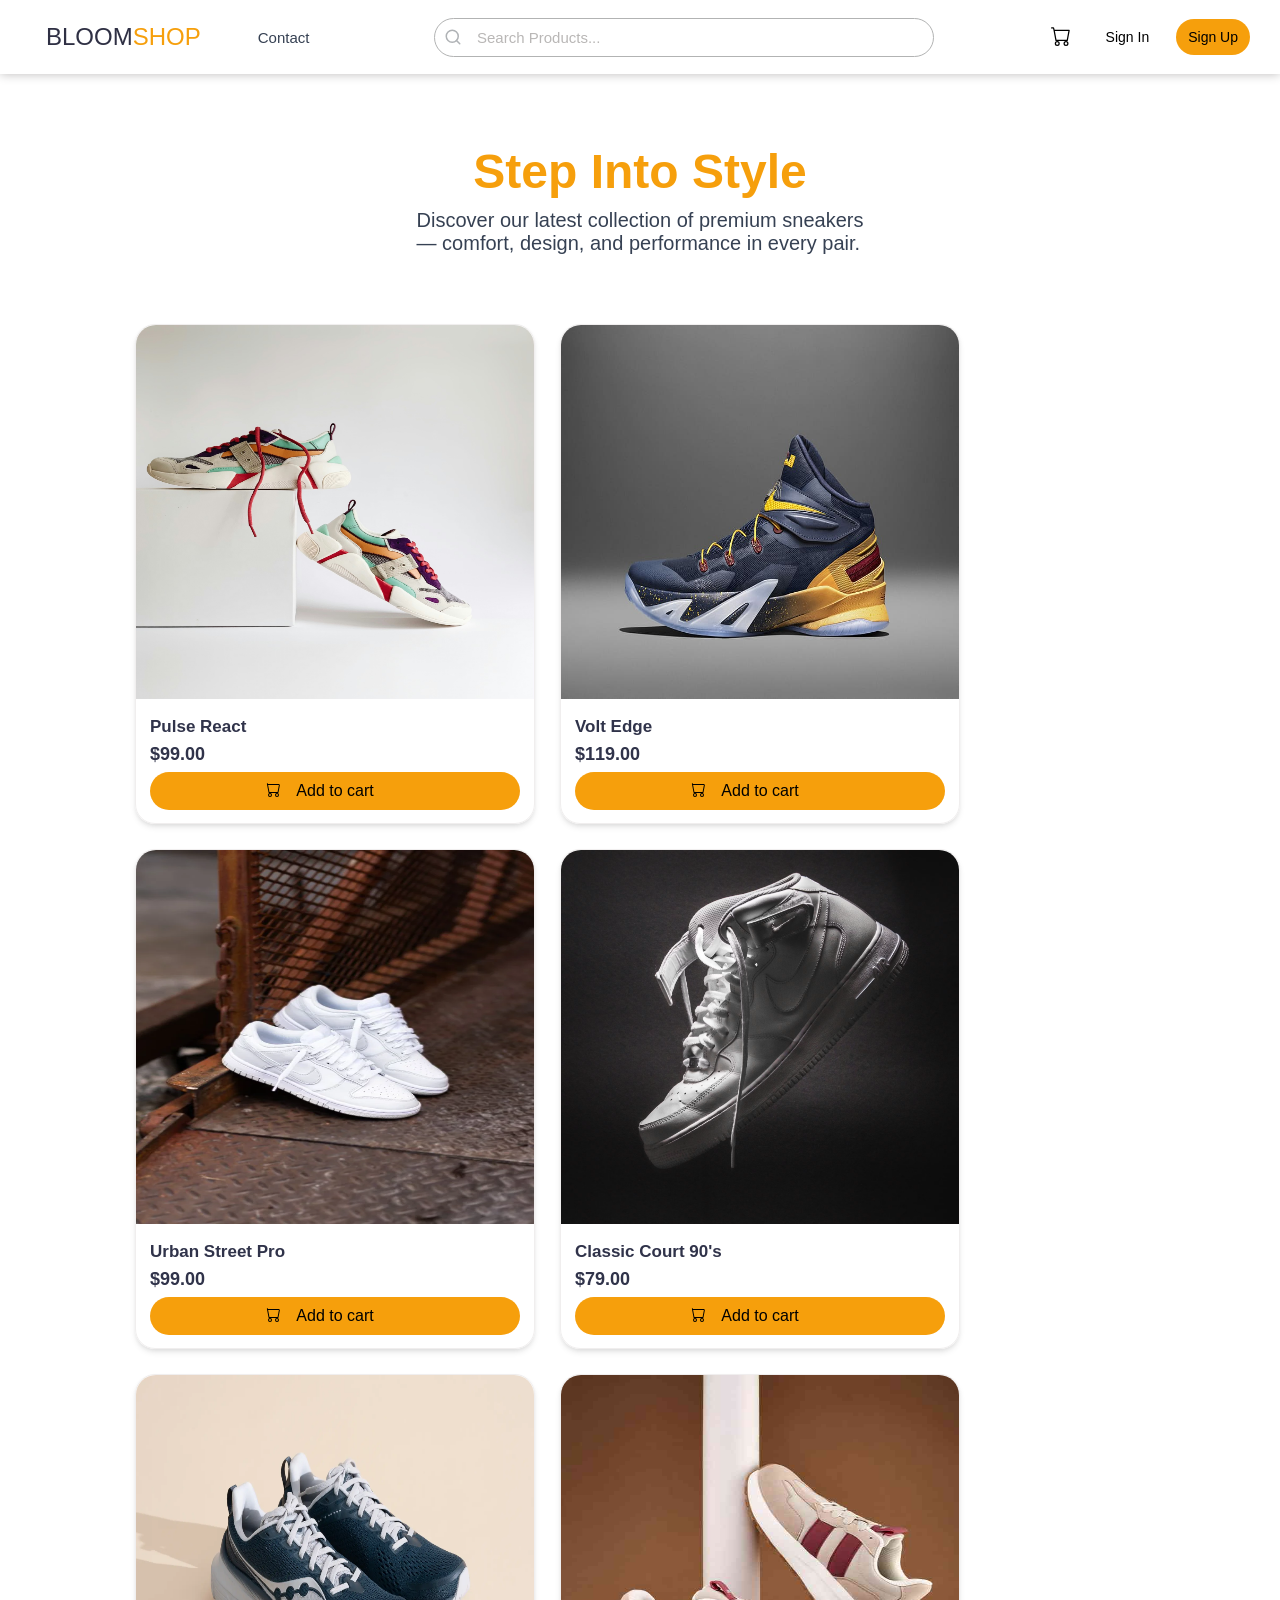
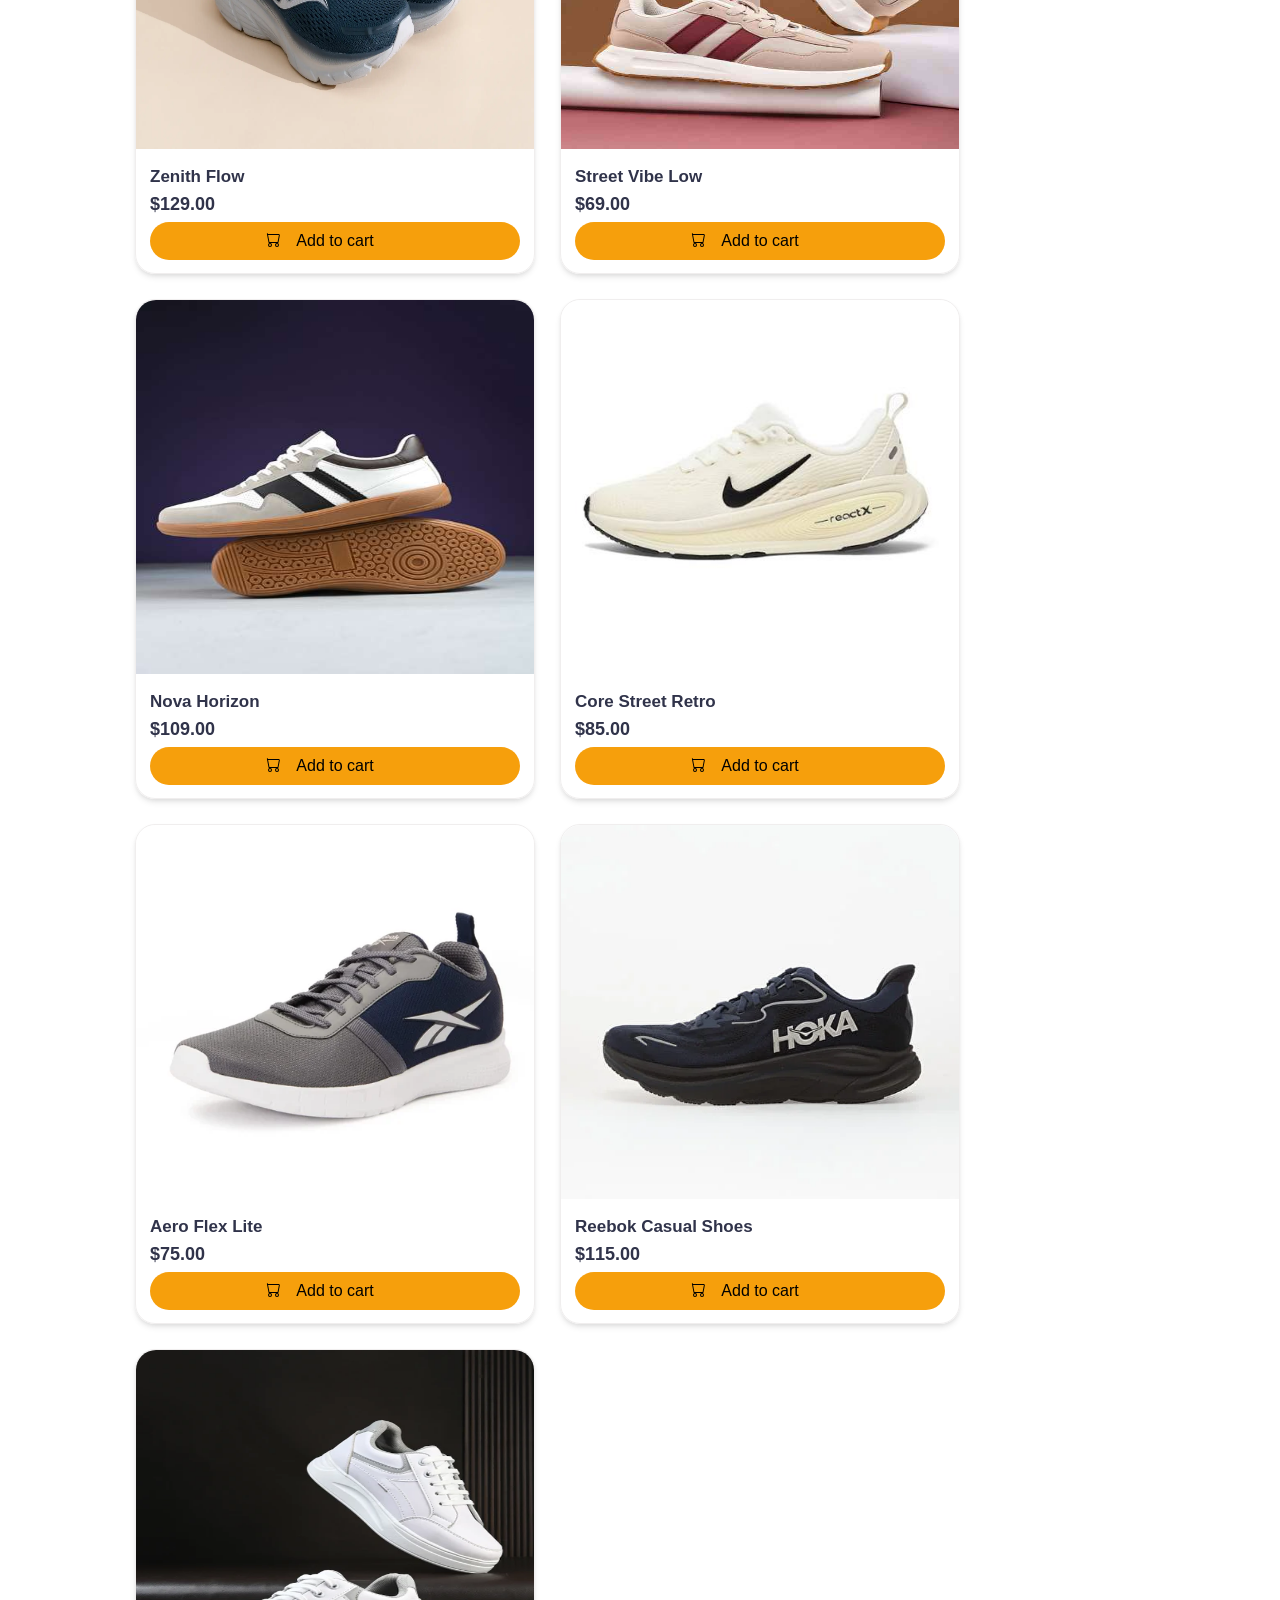
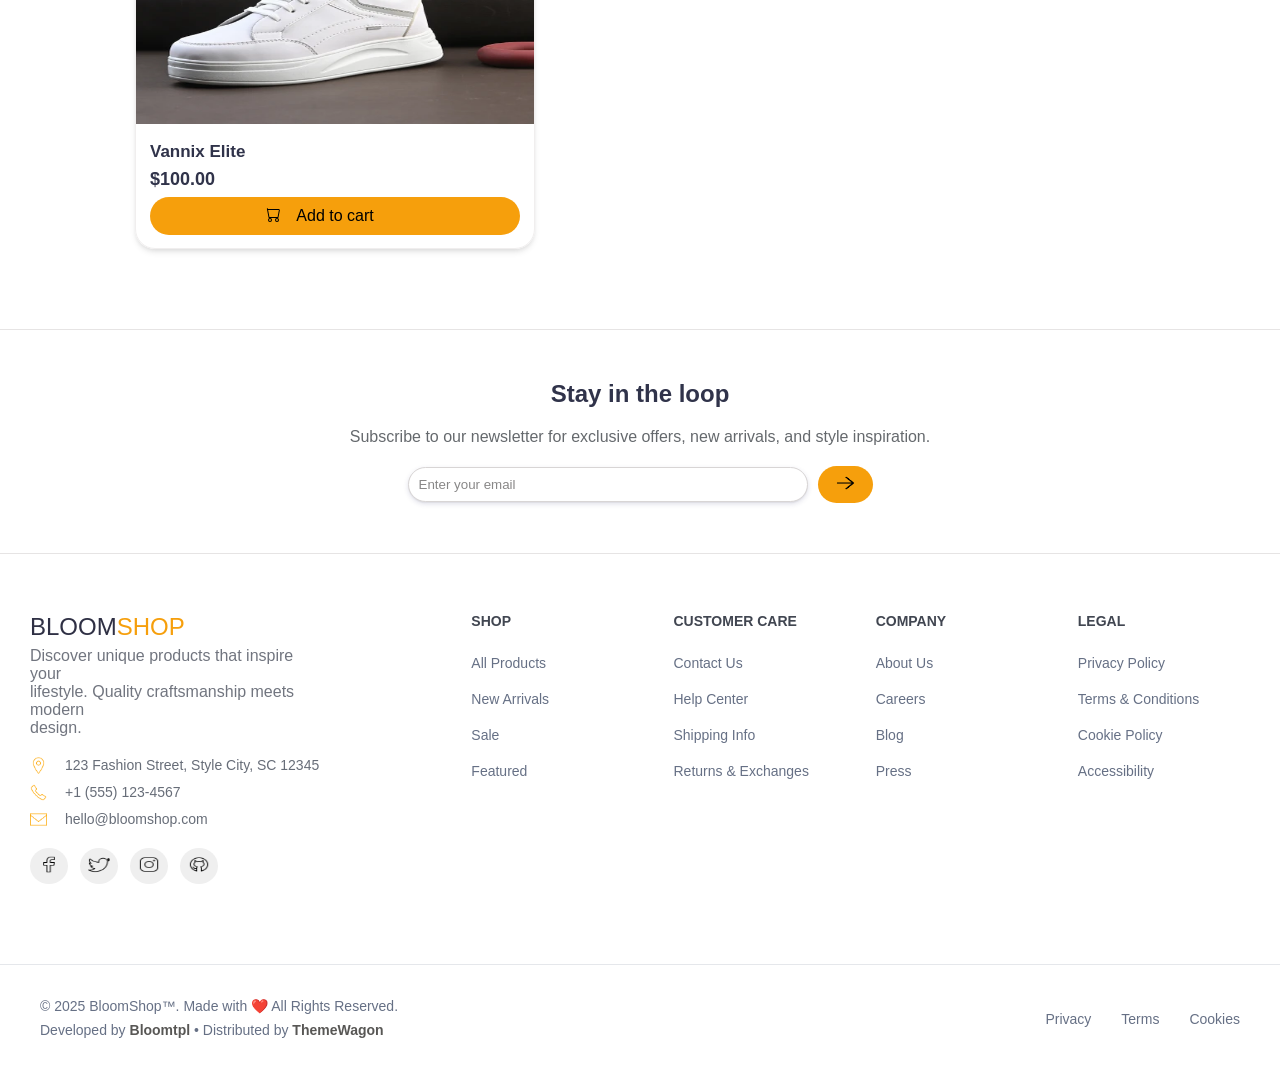
<file: index.html>
<!DOCTYPE html>
<html lang="en">

<head>
    <meta charset="UTF-8">
    <meta name="viewport" content="width=device-width, initial-scale=1.0">
    <title>Bloom Shop</title>

    <link rel="stylesheet" href="style.css">

    <link rel="preconnect" href="https://fonts.googleapis.com">
    <link rel="preconnect" href="https://fonts.gstatic.com" crossorigin>
    <link
        href="https://fonts.googleapis.com/css2?family=Inter:ital,opsz,wght@0,14..32,100..900;1,14..32,100..900&family=Lato:ital,wght@0,100;0,300;0,400;0,700;0,900;1,100;1,300;1,400;1,700;1,900&family=Quicksand:wght@300..700&display=swap"
        rel="stylesheet">
</head>

<body>
    <nav class="navbar">
        <div class="nav1">
            <a href="./index.html" class="logo">
                <p>BLOOM<span>SHOP</span></p>
            </a>
            <a href="./contact.html">Contact</a>
        </div>
        <div class="nav2">
            <svg class="search-icon" xmlns="http://w3.org" width="18" height="18" fill="none" stroke="currentColor"
                stroke-width="2" stroke-linecap="round" stroke-linejoin="round" viewBox="0 0 24 24">
                <circle cx="11" cy="11" r="8"></circle>
                <line x1="21" y1="21" x2="16.65" y2="16.65"></line>
            </svg>
            <input type="text" name="" id="" placeholder="Search Products..." class="search-products">
        </div>
        <div class="nav3">
            <a href="./cart.html"><button class="cart-button"><img src="./cart.svg" alt="Cart"
                        class="cart"></button></a>
            <a href=""><button class="sign-in">Sign In</button></a>
            <a href=""><button class="sign-up">Sign Up</button></a>
        </div>
    </nav>

    <main>
        <section class="hero">
            <h1>Step Into Style</h1>
            <p>Discover our latest collection of premium sneakers <br> — comfort, design, and performance in every pair.
            </p>
        </section>

        <section class="product-cards">
            <div class="card" id="card1">
                <img src="./shoe-1.avif" alt="">
                <a href="./product-1.html"><button class="quick-view">Quick View</button></a>
                <div class="price-card">
                    <a href="./product-1.html">
                        <p class="name">Pulse React</p>
                    </a>
                    <p class="price">$99.00</p>
                    <img src="./cart.svg" alt="cart-icon">
                    <button>Add to cart</button>
                </div>
            </div>
            <div class="card" id="card2">
                <img src="./shoe-2.jpg" alt="">
                <a href="./product-2.html"><button class="quick-view">Quick View</button></a>
                <div class="price-card">
                    <a href="./product-2.html">
                        <p class="name">Volt Edge</p>
                    </a>
                    <p class="price">$119.00</p>
                    <img src="./cart.svg" alt="cart-icon">
                    <button>Add to cart</button>
                </div>
            </div>
            <div class="card" id="card3">
                <img src="./shoe-3.webp" alt="">
                <a href="./product-3.html"><button class="quick-view">Quick View</button></a>
                <div class="price-card">
                    <a href="./product-3.html">
                        <p class="name">Urban Street Pro</p>
                    </a>
                    <p class="price">$99.00</p>
                    <img src="./cart.svg" alt="cart-icon">
                    <button>Add to cart</button>
                </div>
            </div>
            <div class="card" id="card4">
                <img src="./shoe-4.avif" alt="">
                <a href="./product-4.html"><button class="quick-view">Quick View</button></a>
                <div class="price-card">
                    <a href="./product-4.html">
                        <p class="name">Classic Court 90's</p>
                    </a>
                    <p class="price">$79.00</p>
                    <img src="./cart.svg" alt="cart-icon">
                    <button>Add to cart</button>
                </div>
            </div>
            <div class="card" id="card5">
                <img src="./shoe-5.webp" alt="">
                <a href="./product-5.html"><button class="quick-view">Quick View</button></a>
                <div class="price-card">
                    <a href="./product-5.html">
                        <p class="name">Zenith Flow</p>
                    </a>
                    <p class="price">$129.00</p>
                    <img src="./cart.svg" alt="cart-icon">
                    <button>Add to cart</button>
                </div>
            </div>
            <div class="card" id="card6">
                <a href="./product-6.html"><button class="quick-view">Quick View</button></a> <img src="./shoe-6.jpg"
                    alt="">
                <div class="price-card">
                    <a href="product-6.html">
                        <p class="name">Street Vibe Low</p>
                    </a>
                    <p class="price">$69.00</p>
                    <img src="./cart.svg" alt="cart-icon">
                    <button>Add to cart</button>
                </div>
            </div>
            <div class="card" id="card7">
                <img src="./shoe-7.jpg" alt="">
                <a href="./product-7.html"><button class="quick-view">Quick View</button></a>
                <div class="price-card">
                    <a href="product-7.html">
                        <p class="name">Nova Horizon</p>
                    </a>
                    <p class="price">$109.00</p>
                    <img src="./cart.svg" alt="cart-icon">
                    <button>Add to cart</button>
                </div>
            </div>
            <div class="card" id="card8">
                <img src="./shoe-8.jpg" alt="">
                <a href="./product-8.html"><button class="quick-view">Quick View</button></a>
                <div class="price-card">
                    <a href="product-8.html">
                        <p class="name">Core Street Retro</p>
                    </a>
                    <p class="price">$85.00</p>
                    <img src="./cart.svg" alt="cart-icon">
                    <button>Add to cart</button>
                </div>
            </div>
            <div class="card" id="card9">
                <img src="./shoe-9.webp" alt="">
                <a href="./product-9.html"><button class="quick-view">Quick View</button></a>
                <div class="price-card">
                    <a href="product-9.html">
                        <p class="name">Aero Flex Lite</p>
                    </a>
                    <p class="price">$75.00</p>
                    <img src="./cart.svg" alt="cart-icon">
                    <button>Add to cart</button>
                </div>
            </div>
            <div class="card" id="card10">
                <img src="./shoe-10.webp" alt="">
                <a href="./product-10.html"><button class="quick-view">Quick View</button></a>
                <div class="price-card">
                    <a href="product-10.html">
                        <p class="name">Reebok Casual Shoes</p>
                    </a>
                    <p class="price">$115.00</p>
                    <img src="./cart.svg" alt="cart-icon">
                    <button>Add to cart</button>
                </div>
            </div>
            <div class="card" id="card11">
                <img src="./shoe-11.webp" alt="">
                <a href="./product-11.html"><button class="quick-view">Quick View</button></a>
                <div class="price-card">
                    <a href="./product-11.html">
                        <p class="name">Vannix Elite</p>
                    </a>
                    <p class="price">$100.00</p>
                    <img src="./cart.svg" alt="cart-icon">
                    <button>Add to cart</button>
                </div>
            </div>
        </section>

        <hr>

        <section class="subscription">
            <h2>Stay in the loop</h2>
            <p>Subscribe to our newsletter for exclusive offers, new arrivals, and style inspiration.</p>
            <div class="email-section">
                <input type="email" name="" id="" placeholder="Enter your email" class="email">
                <a href=""><button class="btn"><img src="./arrow.webp" alt=""></button></a>
            </div>
        </section>

        <hr>

        <footer class="footer-1">
            <div class="left">
                <div class="footer-text">
                    <a href="./index.html" class="logo">
                        <p>BLOOM<span>SHOP</span></p>
                    </a>
                    <p class="discover">Discover unique products that inspire your <br> lifestyle. Quality craftsmanship
                        meets modern <br> design.</p>
                </div>

                <div class="footer-contact">
                    <div class="contact">
                        <img src="./icons8-location-pin-50.png" alt="">
                        <p>123 Fashion Street, Style City, SC 12345</p>
                    </div>
                    <div class="contact">
                        <img src="./icons8-phone-50.png" alt="">
                        <p>+1 (555) 123-4567</p>
                    </div>
                    <div class="contact">
                        <img src="./icons8-email-50.png" alt="">
                        <p>hello@bloomshop.com</p>
                    </div>
                </div>

                <div class="footer-icons">
                    <button><img src="./icons8-facebook-f-50.png" alt=""></button>
                    <button><img src="./icons8-twitter-bird-50.png" alt=""></button>
                    <button><img src="./icons8-instagram-logo-48.png" alt=""></button>
                    <button><img src="./icons8-github-48.png" alt=""></button>
                </div>
            </div>
            <div class="right">
                <table>
                    <thead>
                        <tr>
                            <th>SHOP</th>
                            <th>CUSTOMER CARE</th>
                            <th>COMPANY</th>
                            <th>LEGAL</th>
                        </tr>
                    </thead>
                    <tbody>
                        <tr>
                            <td><a href="">All Products</a></td>
                            <td><a href="">Contact Us</a></td>
                            <td><a href="">About Us</a></td>
                            <td><a href="">Privacy Policy</a></td>
                        </tr>
                        <tr>
                            <td><a href="">New Arrivals</a></td>
                            <td><a href="">Help Center</a></td>
                            <td><a href="">Careers</a></td>
                            <td><a href="">Terms & Conditions</a></td>
                        </tr>
                        <tr>
                            <td><a href="">Sale</a></td>
                            <td><a href="">Shipping Info</a></td>
                            <td><a href="">Blog</a></td>
                            <td><a href="">Cookie Policy</a></td>
                        </tr>
                        <tr>
                            <td><a href="">Featured</a></td>
                            <td><a href="">Returns & Exchanges</a></td>
                            <td><a href="">Press</a></td>
                            <td><a href="">Accessibility</a></td>
                        </tr>
                    </tbody>
                </table>
            </div>
        </footer>
        <footer class="copyright">
            <div class="copyright-left">
                <p>
                    © 2025 BloomShop™. Made with ❤️ All Rights Reserved.
                </p>

                <p>
                    Developed by <a href=""><b>Bloomtpl</b></a> •
                    Distributed by <a href=""><b>ThemeWagon</b></a>
                </p>
            </div>

            <div class="copyright-right">
                <a href="">Privacy</a>
                <a href="">Terms</a>
                <a href="">Cookies</a>
            </div>
        </footer>
    </main>
</body>

</html>
</file>
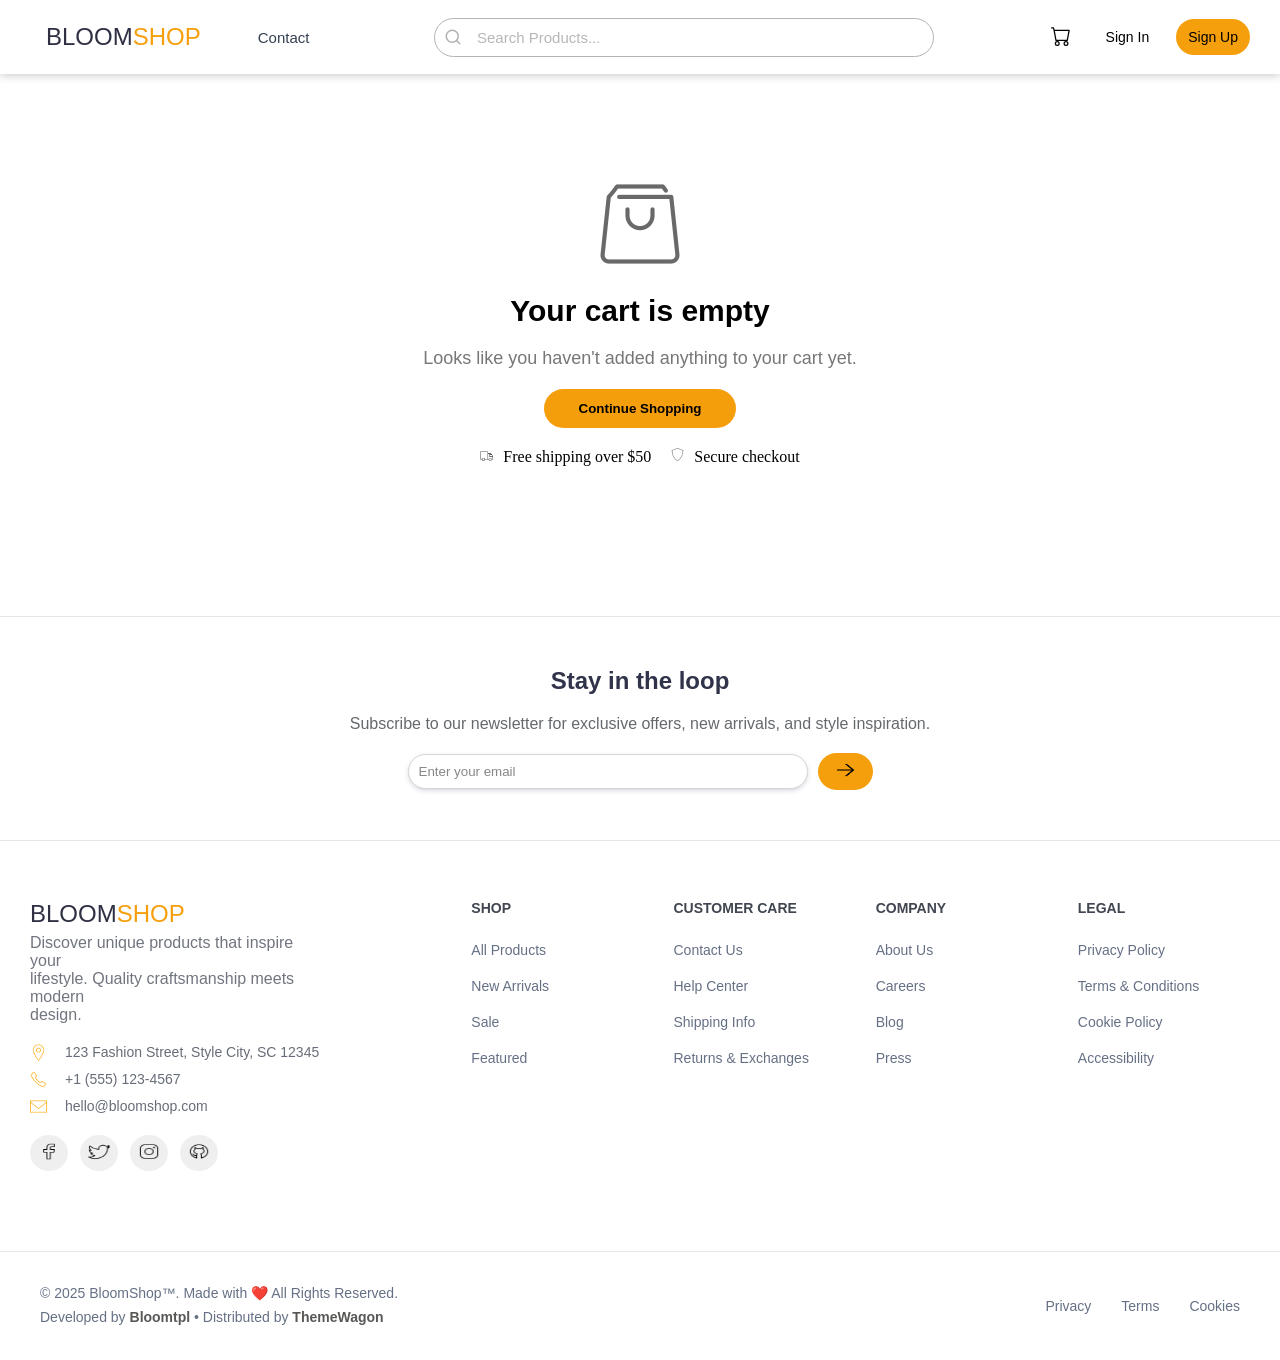
<file: cart.html>
<!DOCTYPE html>
<html lang="en">

<head>
    <meta charset="UTF-8">
    <meta name="viewport" content="width=device-width, initial-scale=1.0">
    <title>Document</title>
    <link rel="stylesheet" href="style.css">
</head>

<body>
    <nav class="navbar">
        <div class="nav1">
            <a href="./index.html" class="logo">
                <p>BLOOM<span>SHOP</span></p>
            </a>
            <a href="./contact.html">Contact</a>
        </div>
        <div class="nav2">
            <svg class="search-icon" xmlns="http://w3.org" width="18" height="18" fill="none" stroke="currentColor"
                stroke-width="2" stroke-linecap="round" stroke-linejoin="round" viewBox="0 0 24 24">
                <circle cx="11" cy="11" r="8"></circle>
                <line x1="21" y1="21" x2="16.65" y2="16.65"></line>
            </svg>
            <input type="text" name="" id="" placeholder="Search Products..." class="search-products">
        </div>
        <div class="nav3">
            <button class="cart-button"><img src="./cart.svg" alt="Cart" class="cart"></button>
            <a href=""><button class="sign-in">Sign In</button></a>
            <a href=""><button class="sign-up">Sign Up</button></a>
        </div>
    </nav>

    <section class="cart-section">
        <img src="./icons8-bag-100.png" alt="Cart-Bag-Icon">
        <h2>Your cart is empty</h2>
        <p class="cart-add">Looks like you haven't added anything to your cart yet.</p>
        <a href="./index.html"><button>Continue Shopping</button></a>
        <div class="sec">
            <div class="sub-sec">
                <img src="./icons8-truck-50.png" alt="Truck-icon">
                <p>Free shipping over $50</p>
            </div>
            <div class="sub-sec">
                <img src="./icons8-shield-50.png" alt="">
                <p>Secure checkout</p>
            </div>
        </div>
    </section>

    <hr>

    <section class="subscription">
        <h2>Stay in the loop</h2>
        <p>Subscribe to our newsletter for exclusive offers, new arrivals, and style inspiration.</p>
        <div class="email-section">
            <input type="email" name="" id="" placeholder="Enter your email" class="email">
            <a href=""><button class="btn"><img src="./arrow.webp" alt=""></button></a>
        </div>
    </section>

    <hr>

    <footer class="footer-1">
        <div class="left">
            <div class="footer-text">
                <a href="./index.html" class="logo">
                    <p>BLOOM<span>SHOP</span></p>
                </a>
                <p class="discover">Discover unique products that inspire your <br> lifestyle. Quality craftsmanship
                    meets modern <br> design.</p>
            </div>

            <div class="footer-contact">
                <div class="contact">
                    <img src="./icons8-location-pin-50.png" alt="">
                    <p>123 Fashion Street, Style City, SC 12345</p>
                </div>
                <div class="contact">
                    <img src="./icons8-phone-50.png" alt="">
                    <p>+1 (555) 123-4567</p>
                </div>
                <div class="contact">
                    <img src="./icons8-email-50.png" alt="">
                    <p>hello@bloomshop.com</p>
                </div>
            </div>

            <div class="footer-icons">
                <button><img src="./icons8-facebook-f-50.png" alt=""></button>
                <button><img src="./icons8-twitter-bird-50.png" alt=""></button>
                <button><img src="./icons8-instagram-logo-48.png" alt=""></button>
                <button><img src="./icons8-github-48.png" alt=""></button>
            </div>
        </div>
        <div class="right">
            <table>
                <thead>
                    <tr>
                        <th>SHOP</th>
                        <th>CUSTOMER CARE</th>
                        <th>COMPANY</th>
                        <th>LEGAL</th>
                    </tr>
                </thead>
                <tbody>
                    <tr>
                        <td><a href="">All Products</a></td>
                        <td><a href="">Contact Us</a></td>
                        <td><a href="">About Us</a></td>
                        <td><a href="">Privacy Policy</a></td>
                    </tr>
                    <tr>
                        <td><a href="">New Arrivals</a></td>
                        <td><a href="">Help Center</a></td>
                        <td><a href="">Careers</a></td>
                        <td><a href="">Terms & Conditions</a></td>
                    </tr>
                    <tr>
                        <td><a href="">Sale</a></td>
                        <td><a href="">Shipping Info</a></td>
                        <td><a href="">Blog</a></td>
                        <td><a href="">Cookie Policy</a></td>
                    </tr>
                    <tr>
                        <td><a href="">Featured</a></td>
                        <td><a href="">Returns & Exchanges</a></td>
                        <td><a href="">Press</a></td>
                        <td><a href="">Accessibility</a></td>
                    </tr>
                </tbody>
            </table>
        </div>
    </footer>
    <footer class="copyright">
        <div class="copyright-left">
            <p>
                © 2025 BloomShop™. Made with ❤️ All Rights Reserved.
            </p>

            <p>
                Developed by <a href=""><b>Bloomtpl</b></a> •
                Distributed by <a href=""><b>ThemeWagon</b></a>
            </p>
        </div>

        <div class="copyright-right">
            <a href="">Privacy</a>
            <a href="">Terms</a>
            <a href="">Cookies</a>
        </div>
    </footer>
</body>

</html>
</file>
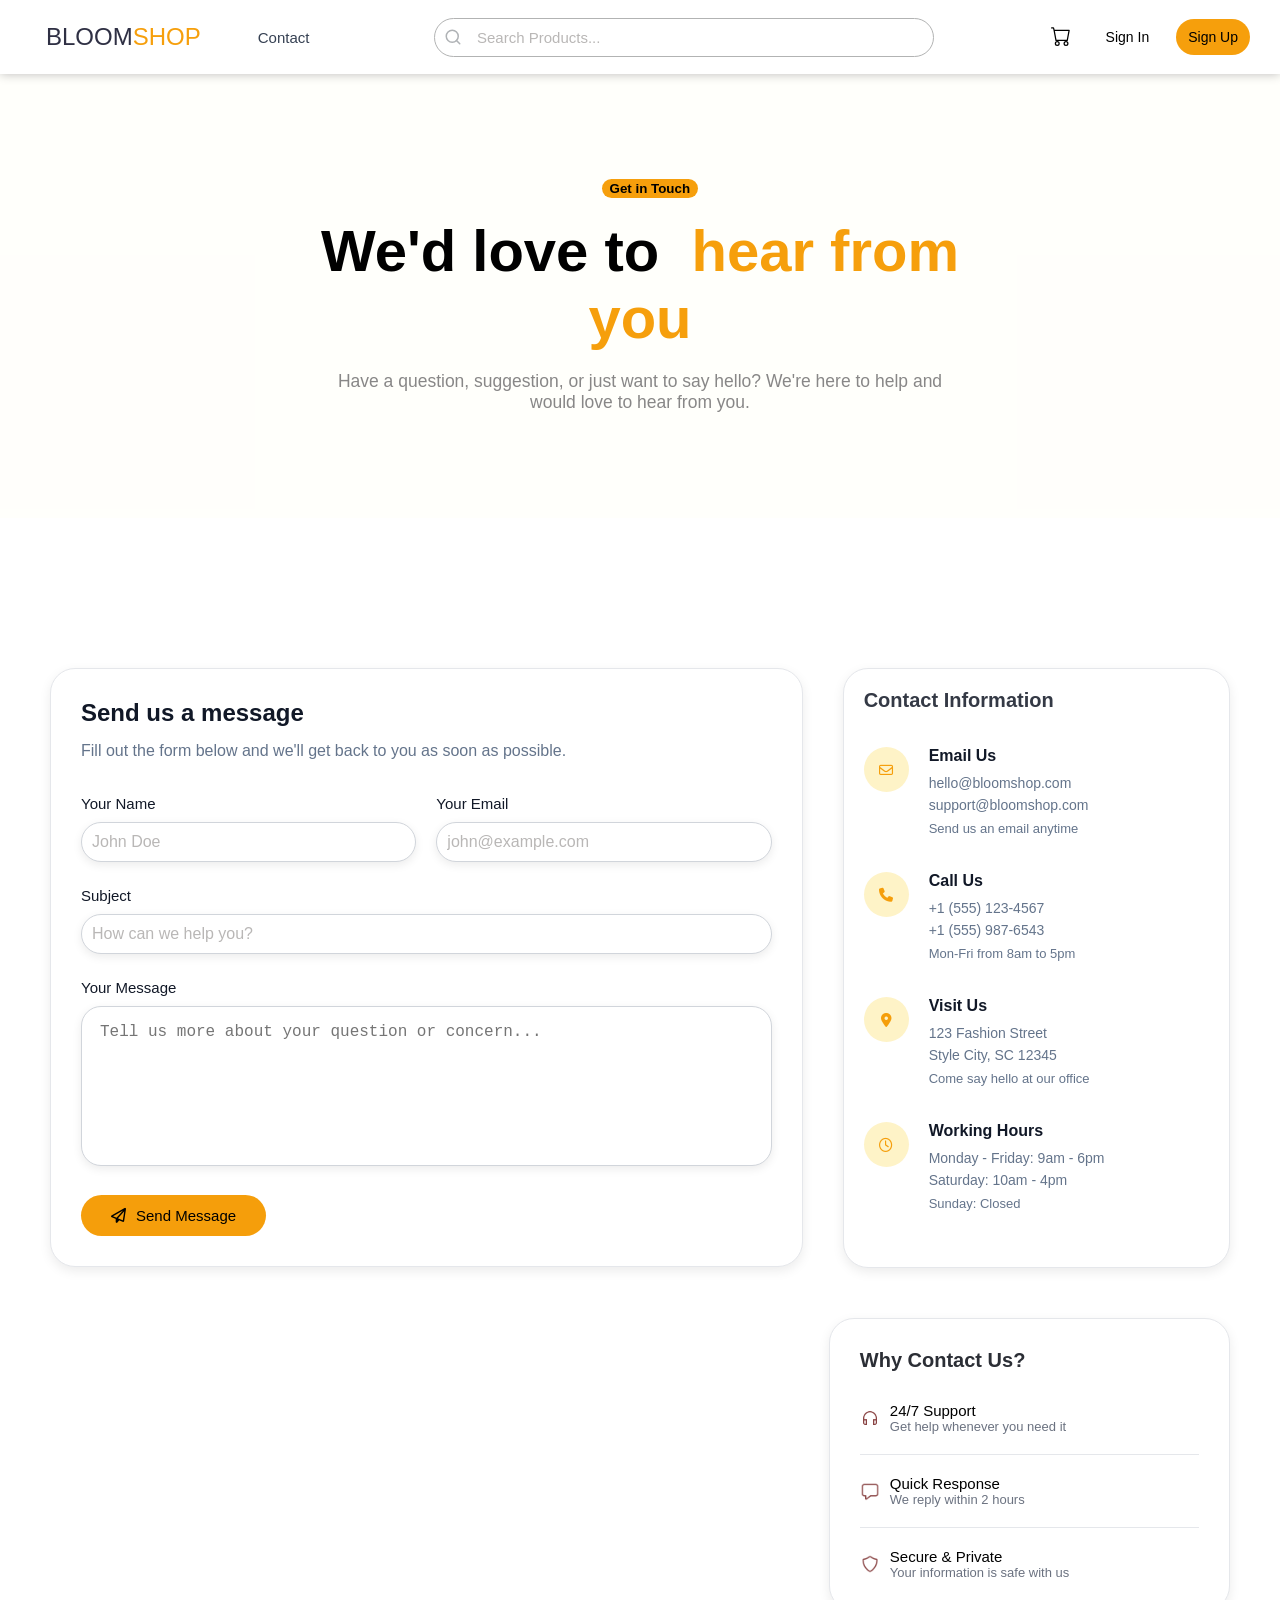
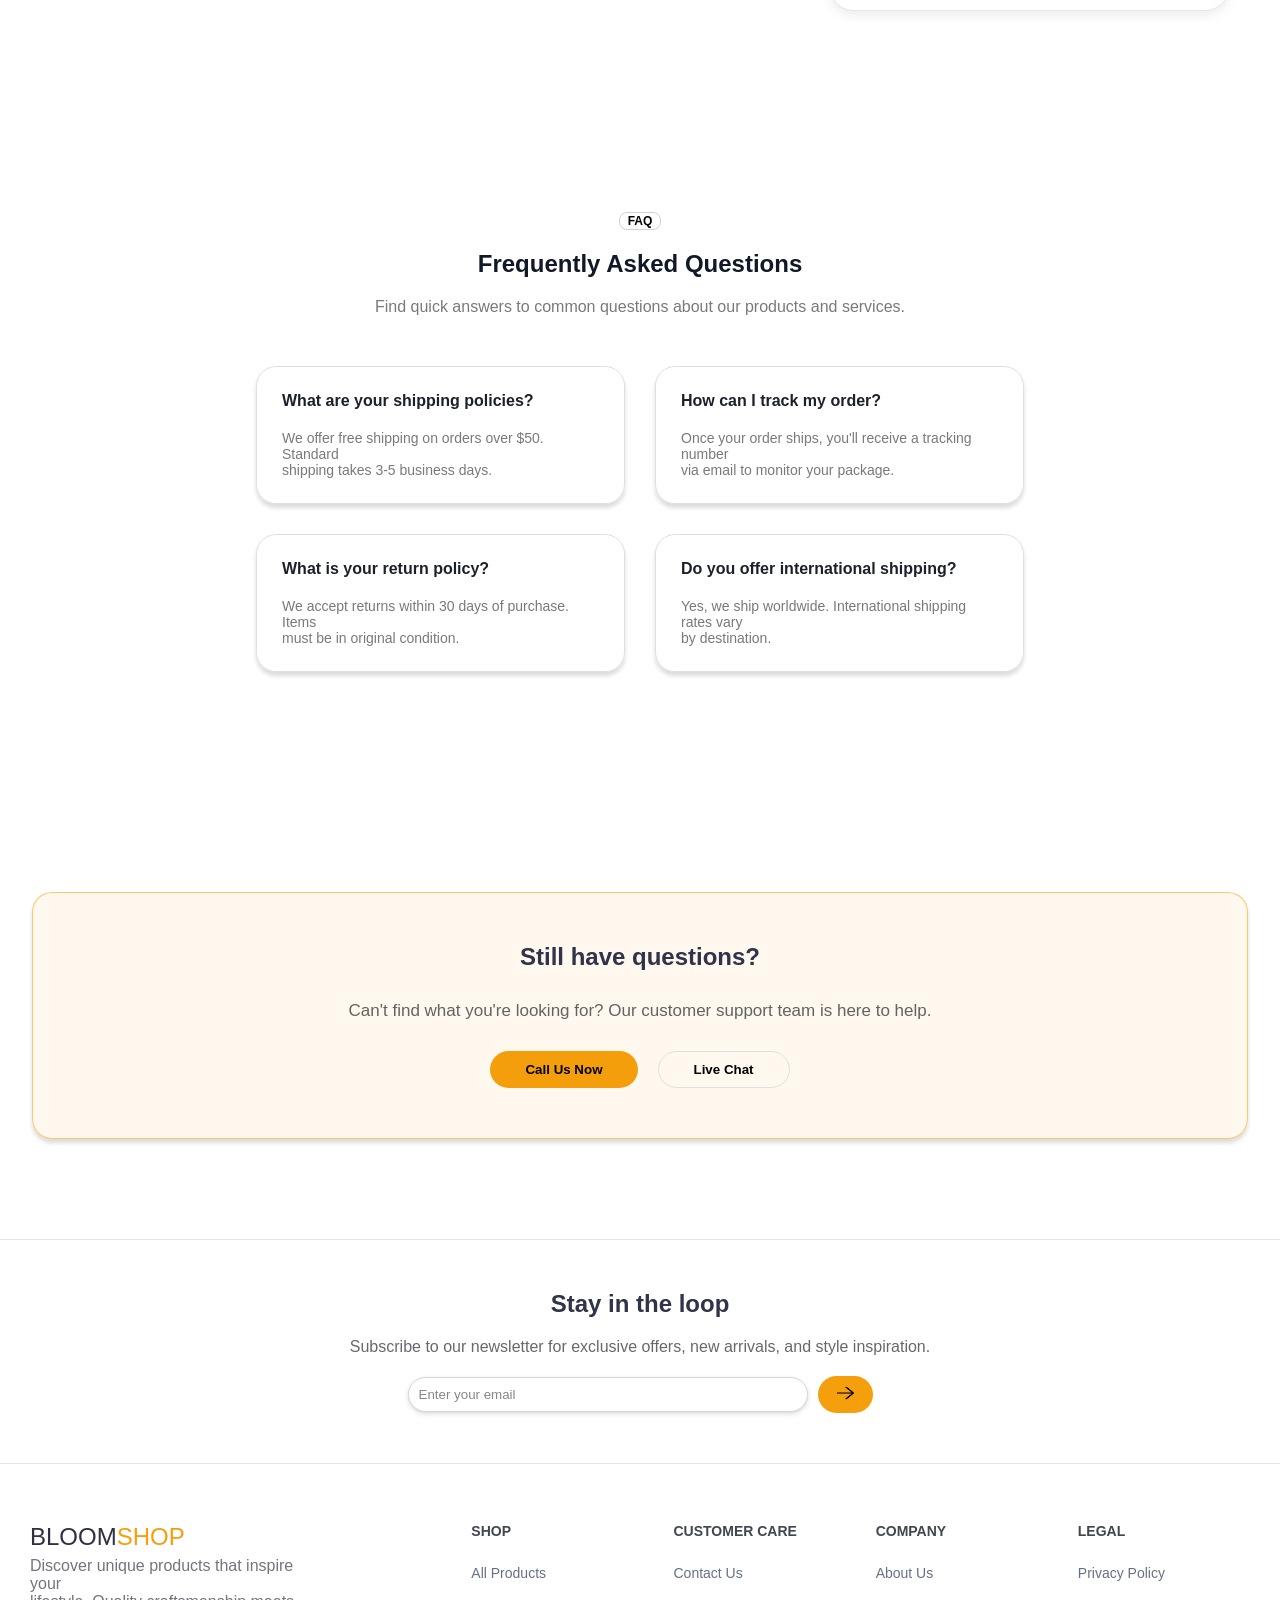
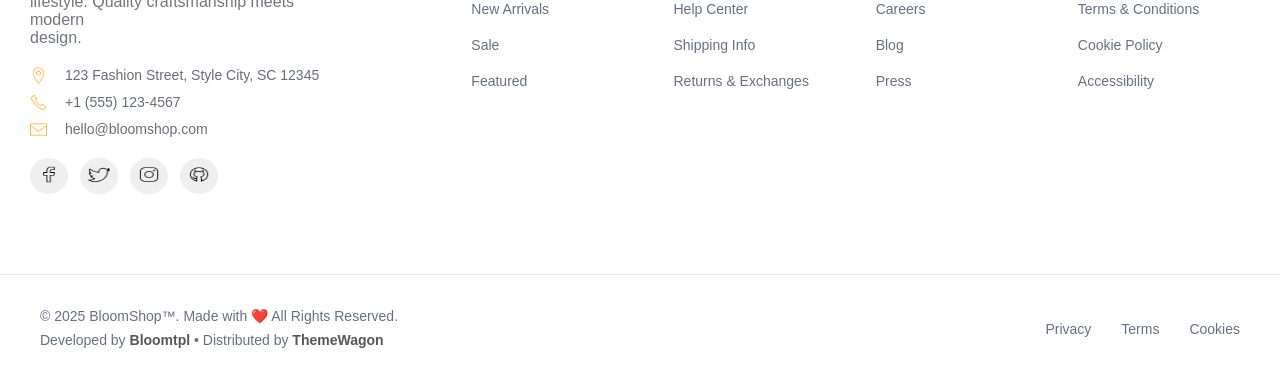
<file: contact.html>
<!DOCTYPE html>
<html lang="en">

<head>
    <meta charset="UTF-8">
    <meta name="viewport" content="width=device-width, initial-scale=1.0">
    <title>Document</title>
    <link rel="stylesheet" href="style.css">
    <link rel="stylesheet" href="https://cdnjs.cloudflare.com/ajax/libs/font-awesome/6.5.1/css/all.min.css">

</head>

<body>
    <nav class="navbar">
        <div class="nav1">
            <a href="./index.html" class="logo">
                <p>BLOOM<span>SHOP</span></p>
            </a>
            <a href="./contact.html">Contact</a>
        </div>
        <div class="nav2">
            <svg class="search-icon" xmlns="http://w3.org" width="18" height="18" fill="none" stroke="currentColor"
                stroke-width="2" stroke-linecap="round" stroke-linejoin="round" viewBox="0 0 24 24">
                <circle cx="11" cy="11" r="8"></circle>
                <line x1="21" y1="21" x2="16.65" y2="16.65"></line>
            </svg>
            <input type="text" name="" id="" placeholder="Search Products..." class="search-products">
        </div>
        <div class="nav3">
            <a href="./cart.html"><button class="cart-button"><img src="./cart.svg" alt="Cart"
                        class="cart"></button></a>
            <a href=""><button class="sign-in">Sign In</button></a>
            <a href=""><button class="sign-up">Sign Up</button></a>
        </div>
    </nav>

    <main>
        <section class="contact-hero">
            <p class="ch1">Get in Touch</p>
            <p class="ch2">We'd love to <span>&nbsp;hear from <br> you</span></p>
            <p class="ch3">Have a question, suggestion, or just want to say hello? We're here to help and <br> would
                love to hear from you.</p>
        </section>

        <section class="contact-section">

            <div class="contact-form">

                <h2>Send us a message</h2>

                <p class="subtitle">
                    Fill out the form below and we'll get back to you as soon as possible.
                </p>

                <form>

                    <div class="row">

                        <div class="field">
                            <label>Your Name</label>
                            <input type="text" placeholder="John Doe">
                        </div>

                        <div class="field">
                            <label>Your Email</label>
                            <input type="email" placeholder="john@example.com">
                        </div>

                    </div>

                    <div class="field">
                        <label>Subject</label>
                        <input type="text" placeholder="How can we help you?">
                    </div>

                    <div class="field">
                        <label>Your Message</label>

                        <textarea placeholder="Tell us more about your question or concern..."></textarea>
                    </div>

                    <button class="send-btn">
                        <i class="fa-regular fa-paper-plane"></i>
                        Send Message
                    </button>

                </form>

            </div>

            <div class="contact-info">

                <h2>Contact Information</h2>

                <div class="info-item">

                    <div class="icon">
                        <i class="fa-regular fa-envelope"></i>
                    </div>

                    <div class="details">
                        <h3>Email Us</h3>

                        <p>hello@bloomshop.com</p>
                        <p>support@bloomshop.com</p>

                        <span>Send us an email anytime</span>
                    </div>

                </div>

                <div class="info-item">

                    <div class="icon">
                        <i class="fa-solid fa-phone"></i>
                    </div>

                    <div class="details">
                        <h3>Call Us</h3>

                        <p>+1 (555) 123-4567</p>
                        <p>+1 (555) 987-6543</p>

                        <span>Mon-Fri from 8am to 5pm</span>
                    </div>

                </div>

                <div class="info-item">

                    <div class="icon">
                        <i class="fa-solid fa-location-dot"></i>
                    </div>

                    <div class="details">
                        <h3>Visit Us</h3>

                        <p>123 Fashion Street</p>
                        <p>Style City, SC 12345</p>

                        <span>Come say hello at our office</span>
                    </div>

                </div>

                <div class="info-item">

                    <div class="icon">
                        <i class="fa-regular fa-clock"></i>
                    </div>

                    <div class="details">
                        <h3>Working Hours</h3>

                        <p>Monday - Friday: 9am - 6pm</p>
                        <p>Saturday: 10am - 4pm</p>

                        <span>Sunday: Closed</span>
                    </div>

                </div>

            </div>

        </section>

        <section class="ct-3">
            <div class="why-contact">
                <h2>Why Contact Us?</h2>

                <div class="feature">
                    <img src="./icons8-headphones-32.png" alt="" class="icon-1">
                    <div>
                        <p class="pp1">24/7 Support</p>
                        <p class="pp2">Get help whenever you need it</p>
                    </div>
                </div>

                <hr>

                <div class="feature">
                    <img src="./icons8-topic-48.png" alt="" class="icon-2">
                    <div>
                        <p class="pp1">Quick Response</p>
                        <p class="pp2">We reply within 2 hours</p>
                    </div>
                </div>

                <hr>

                <div class="feature">
                    <img src="./icons8-shield-48.png" alt="" class="icon-2">
                    <div>
                        <p class="pp1">Secure & Private</p>
                        <p class="pp2">Your information is safe with us</p>
                    </div>
                </div>
            </div>
        </section>

        <section>
            <div class="FAQ">
                <div class="ff">
                    <p class="faq">FAQ</p>
                </div>
                <h1>Frequently Asked Questions</h1>
                <p class="stmt">Find quick answers to common questions about our products and services.</p>
                <div class="qset">
                    <div class="set">
                        <div class="question">
                            <p class="p1">What are your shipping policies?</p>
                            <p class="p2">We offer free shipping on orders over $50. Standard <br> shipping takes 3-5
                                business
                                days.</p>
                        </div>
                        <div class="question">
                            <p class="p1">How can I track my order?</p>
                            <p class="p2">Once your order ships, you'll receive a tracking number <br> via email to
                                monitor your
                                package.</p>
                        </div>
                    </div>
                    <div class="set">
                        <div class="question">
                            <p class="p1">What is your return policy?</p>
                            <p class="p2">We accept returns within 30 days of purchase. Items <br> must be in original
                                condition.
                            </p>
                        </div>
                        <div class="question">
                            <p class="p1">Do you offer international shipping?</p>
                            <p class="p2">Yes, we ship worldwide. International shipping rates vary <br> by destination.
                            </p>
                        </div>
                    </div>
                </div>
            </div>
        </section>

        <section class="queries">
            <h1>Still have questions?</h1>
            <p>Can't find what you're looking for? Our customer support team is here to help.</p>
            <div class="bttns">
                <button class="btn-1">Call Us Now</button>
                <button class="btn-2">Live Chat</button>
            </div>
        </section>

        <hr>

        <section class="subscription">
            <h2>Stay in the loop</h2>
            <p>Subscribe to our newsletter for exclusive offers, new arrivals, and style inspiration.</p>
            <div class="email-section">
                <input type="email" name="" id="" placeholder="Enter your email" class="email">
                <a href=""><button class="btn"><img src="./arrow.webp" alt=""></button></a>
            </div>
        </section>

        <hr>

        <footer class="footer-1">
            <div class="left">
                <div class="footer-text">
                    <a href="./index.html" class="logo">
                        <p>BLOOM<span>SHOP</span></p>
                    </a>
                    <p class="discover">Discover unique products that inspire your <br> lifestyle. Quality craftsmanship
                        meets modern <br> design.</p>
                </div>

                <div class="footer-contact">
                    <div class="contact">
                        <img src="./icons8-location-pin-50.png" alt="">
                        <p>123 Fashion Street, Style City, SC 12345</p>
                    </div>
                    <div class="contact">
                        <img src="./icons8-phone-50.png" alt="">
                        <p>+1 (555) 123-4567</p>
                    </div>
                    <div class="contact">
                        <img src="./icons8-email-50.png" alt="">
                        <p>hello@bloomshop.com</p>
                    </div>
                </div>

                <div class="footer-icons">
                    <button><img src="./icons8-facebook-f-50.png" alt=""></button>
                    <button><img src="./icons8-twitter-bird-50.png" alt=""></button>
                    <button><img src="./icons8-instagram-logo-48.png" alt=""></button>
                    <button><img src="./icons8-github-48.png" alt=""></button>
                </div>
            </div>
            <div class="right">
                <table>
                    <thead>
                        <tr>
                            <th>SHOP</th>
                            <th>CUSTOMER CARE</th>
                            <th>COMPANY</th>
                            <th>LEGAL</th>
                        </tr>
                    </thead>
                    <tbody>
                        <tr>
                            <td><a href="">All Products</a></td>
                            <td><a href="">Contact Us</a></td>
                            <td><a href="">About Us</a></td>
                            <td><a href="">Privacy Policy</a></td>
                        </tr>
                        <tr>
                            <td><a href="">New Arrivals</a></td>
                            <td><a href="">Help Center</a></td>
                            <td><a href="">Careers</a></td>
                            <td><a href="">Terms & Conditions</a></td>
                        </tr>
                        <tr>
                            <td><a href="">Sale</a></td>
                            <td><a href="">Shipping Info</a></td>
                            <td><a href="">Blog</a></td>
                            <td><a href="">Cookie Policy</a></td>
                        </tr>
                        <tr>
                            <td><a href="">Featured</a></td>
                            <td><a href="">Returns & Exchanges</a></td>
                            <td><a href="">Press</a></td>
                            <td><a href="">Accessibility</a></td>
                        </tr>
                    </tbody>
                </table>
            </div>
        </footer>
        <footer class="copyright">
            <div class="copyright-left">
                <p>
                    © 2025 BloomShop™. Made with ❤️ All Rights Reserved.
                </p>

                <p>
                    Developed by <a href=""><b>Bloomtpl</b></a> •
                    Distributed by <a href=""><b>ThemeWagon</b></a>
                </p>
            </div>

            <div class="copyright-right">
                <a href="">Privacy</a>
                <a href="">Terms</a>
                <a href="">Cookies</a>
            </div>
        </footer>

    </main>
</body>

</html>
</file>
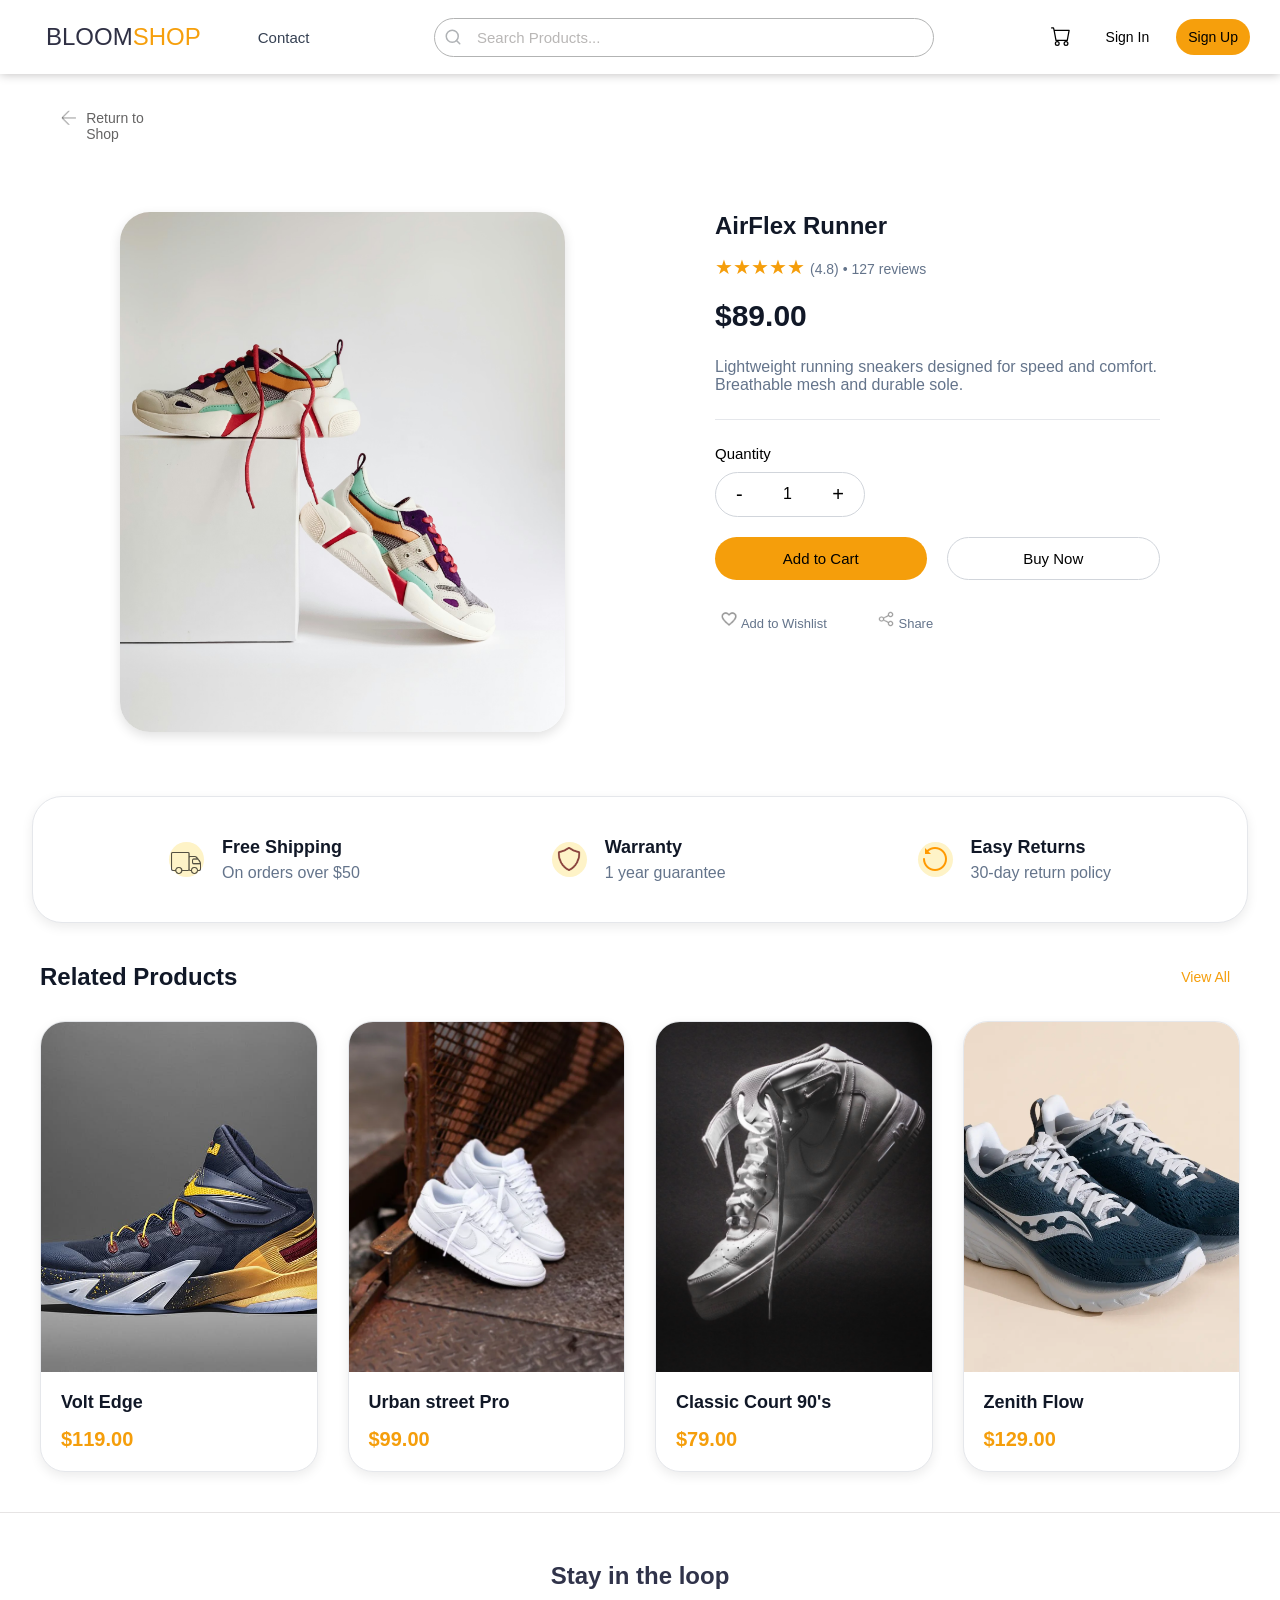
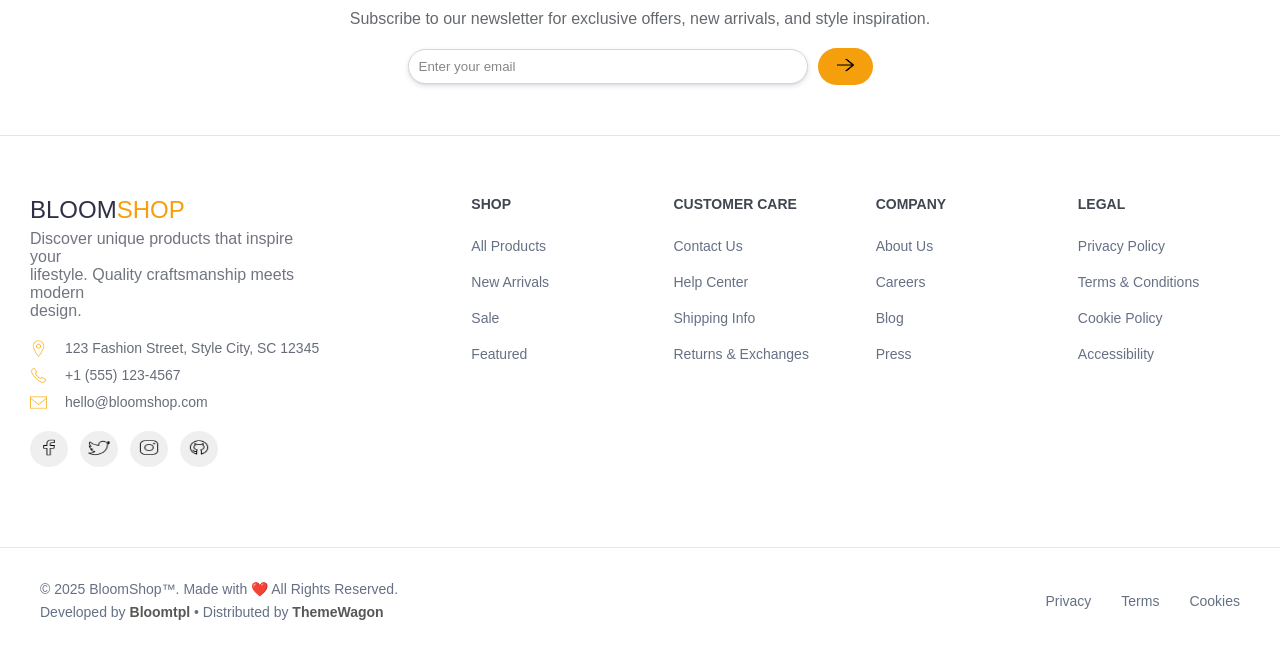
<file: product-1.html>
<!DOCTYPE html>
<html lang="en">

<head>
    <meta charset="UTF-8">
    <meta name="viewport" content="width=device-width, initial-scale=1.0">
    <title>Product-1</title>
    <link rel="stylesheet" href="style.css">
</head>

<body>
    <nav class="navbar">
        <div class="nav1">
            <a href="./index.html" class="logo">
                <p>BLOOM<span>SHOP</span></p>
            </a>
            <a href="./contact.html">Contact</a>
        </div>
        <div class="nav2">
            <svg class="search-icon" xmlns="http://w3.org" width="18" height="18" fill="none" stroke="currentColor"
                stroke-width="2" stroke-linecap="round" stroke-linejoin="round" viewBox="0 0 24 24">
                <circle cx="11" cy="11" r="8"></circle>
                <line x1="21" y1="21" x2="16.65" y2="16.65"></line>
            </svg>
            <input type="text" name="" id="" placeholder="Search Products..." class="search-products">
        </div>
        <div class="nav3">
            <a href="./cart.html"><button class="cart-button"><img src="./cart.svg" alt="Cart"
                        class="cart"></button></a>
            <a href=""><button class="sign-in">Sign In</button></a>
            <a href=""><button class="sign-up">Sign Up</button></a>
        </div>
    </nav>

    <div class="return">
        <a href="./index.html">
            <img src="./icons8-left-arrow-32.png" alt="">
            <p>Return to Shop</p>
        </a>
    </div>

    <section class="product-details">

        <div class="product-image">
            <img src="./shoe-1.avif" alt="AirFlex Runner">
        </div>

        <div class="product-info">

            <h1>AirFlex Runner</h1>

            <div class="rating">
                ★★★★★
                <span>(4.8) • 127 reviews</span>
            </div>

            <h2>$89.00</h2>

            <p class="description">
                Lightweight running sneakers designed for speed and comfort.
                Breathable mesh and durable sole.
            </p>

            <hr>

            <label>Quantity</label>

            <div class="quantity-box">
                <button>-</button>
                <span>1</span>
                <button>+</button>
            </div>

            <div class="buttons">
                <button class="cart-btn">
                    Add to Cart
                </button>

                <button class="buy-btn">
                    Buy Now
                </button>
            </div>

            <div class="extra-actions">
                <a href="#">
                    <img src="./icons8-love-24.png" alt="">
                    Add to Wishlist
                </a>
                <a href="#">
                    <img src="./icons8-share-48.png" alt="">
                    Share
                </a>
            </div>

        </div>

    </section>

    <section class="features">

        <div class="feature-box">

            <div class="feature-icon">
                <img src="./icons8-truck-50.png" alt="">
            </div>

            <div class="feature-text">
                <h4>Free Shipping</h4>
                <p>On orders over $50</p>
            </div>

        </div>

        <div class="feature-box">

            <div class="feature-icon">
                <img src="./icons8-shield-48.png" alt="">
            </div>

            <div class="feature-text">
                <h4>Warranty</h4>
                <p>1 year guarantee</p>
            </div>

        </div>

        <div class="feature-box">

            <div class="feature-icon">
                <img src="./icons8-replay-30.png" alt="">
            </div>

            <div class="feature-text">
                <h4>Easy Returns</h4>
                <p>30-day return policy</p>
            </div>

        </div>

    </section>

    <section class="related-products">

        <div class="section-header">
            <h2>Related Products</h2>
            <a href="./index.html">View All</a>
        </div>

        <div class="product-grid">

            <div class="product-card">
                <img src="./shoe-2.jpg" alt="">
                <div class="product-infor">
                    <h3>Volt Edge</h3>
                    <p>$119.00</p>
                </div>
            </div>

            <div class="product-card">
                <img src="./shoe-3.webp" alt="">
                <div class="product-infor">
                    <h3>Urban street Pro</h3>
                    <p>$99.00</p>
                </div>
            </div>

            <div class="product-card">
                <img src="./shoe-4.avif" alt="">
                <div class="product-infor">
                    <h3>Classic Court 90's</h3>
                    <p>$79.00</p>
                </div>
            </div>

            <div class="product-card">
                <img src="./shoe-5.webp" alt="">
                <div class="product-infor">
                    <h3>Zenith Flow</h3>
                    <p>$129.00</p>
                </div>
            </div>

        </div>

    </section>

    <hr>

    <section class="subscription">
        <h2>Stay in the loop</h2>
        <p>Subscribe to our newsletter for exclusive offers, new arrivals, and style inspiration.</p>
        <div class="email-section">
            <input type="email" name="" id="" placeholder="Enter your email" class="email">
            <a href=""><button class="btn"><img src="./arrow.webp" alt=""></button></a>
        </div>
    </section>

    <hr>

    <footer class="footer-1">
        <div class="left">
            <div class="footer-text">
                <a href="./index.html" class="logo">
                    <p>BLOOM<span>SHOP</span></p>
                </a>
                <p class="discover">Discover unique products that inspire your <br> lifestyle. Quality craftsmanship
                    meets modern <br> design.</p>
            </div>

            <div class="footer-contact">
                <div class="contact">
                    <img src="./icons8-location-pin-50.png" alt="">
                    <p>123 Fashion Street, Style City, SC 12345</p>
                </div>
                <div class="contact">
                    <img src="./icons8-phone-50.png" alt="">
                    <p>+1 (555) 123-4567</p>
                </div>
                <div class="contact">
                    <img src="./icons8-email-50.png" alt="">
                    <p>hello@bloomshop.com</p>
                </div>
            </div>

            <div class="footer-icons">
                <button><img src="./icons8-facebook-f-50.png" alt=""></button>
                <button><img src="./icons8-twitter-bird-50.png" alt=""></button>
                <button><img src="./icons8-instagram-logo-48.png" alt=""></button>
                <button><img src="./icons8-github-48.png" alt=""></button>
            </div>
        </div>
        <div class="right">
            <table>
                <thead>
                    <tr>
                        <th>SHOP</th>
                        <th>CUSTOMER CARE</th>
                        <th>COMPANY</th>
                        <th>LEGAL</th>
                    </tr>
                </thead>
                <tbody>
                    <tr>
                        <td><a href="">All Products</a></td>
                        <td><a href="">Contact Us</a></td>
                        <td><a href="">About Us</a></td>
                        <td><a href="">Privacy Policy</a></td>
                    </tr>
                    <tr>
                        <td><a href="">New Arrivals</a></td>
                        <td><a href="">Help Center</a></td>
                        <td><a href="">Careers</a></td>
                        <td><a href="">Terms & Conditions</a></td>
                    </tr>
                    <tr>
                        <td><a href="">Sale</a></td>
                        <td><a href="">Shipping Info</a></td>
                        <td><a href="">Blog</a></td>
                        <td><a href="">Cookie Policy</a></td>
                    </tr>
                    <tr>
                        <td><a href="">Featured</a></td>
                        <td><a href="">Returns & Exchanges</a></td>
                        <td><a href="">Press</a></td>
                        <td><a href="">Accessibility</a></td>
                    </tr>
                </tbody>
            </table>
        </div>
    </footer>
    <footer class="copyright">
        <div class="copyright-left">
            <p>
                © 2025 BloomShop™. Made with ❤️ All Rights Reserved.
            </p>

            <p>
                Developed by <a href=""><b>Bloomtpl</b></a> •
                Distributed by <a href=""><b>ThemeWagon</b></a>
            </p>
        </div>

        <div class="copyright-right">
            <a href="">Privacy</a>
            <a href="">Terms</a>
            <a href="">Cookies</a>
        </div>
    </footer>
</body>

</html>
</file>
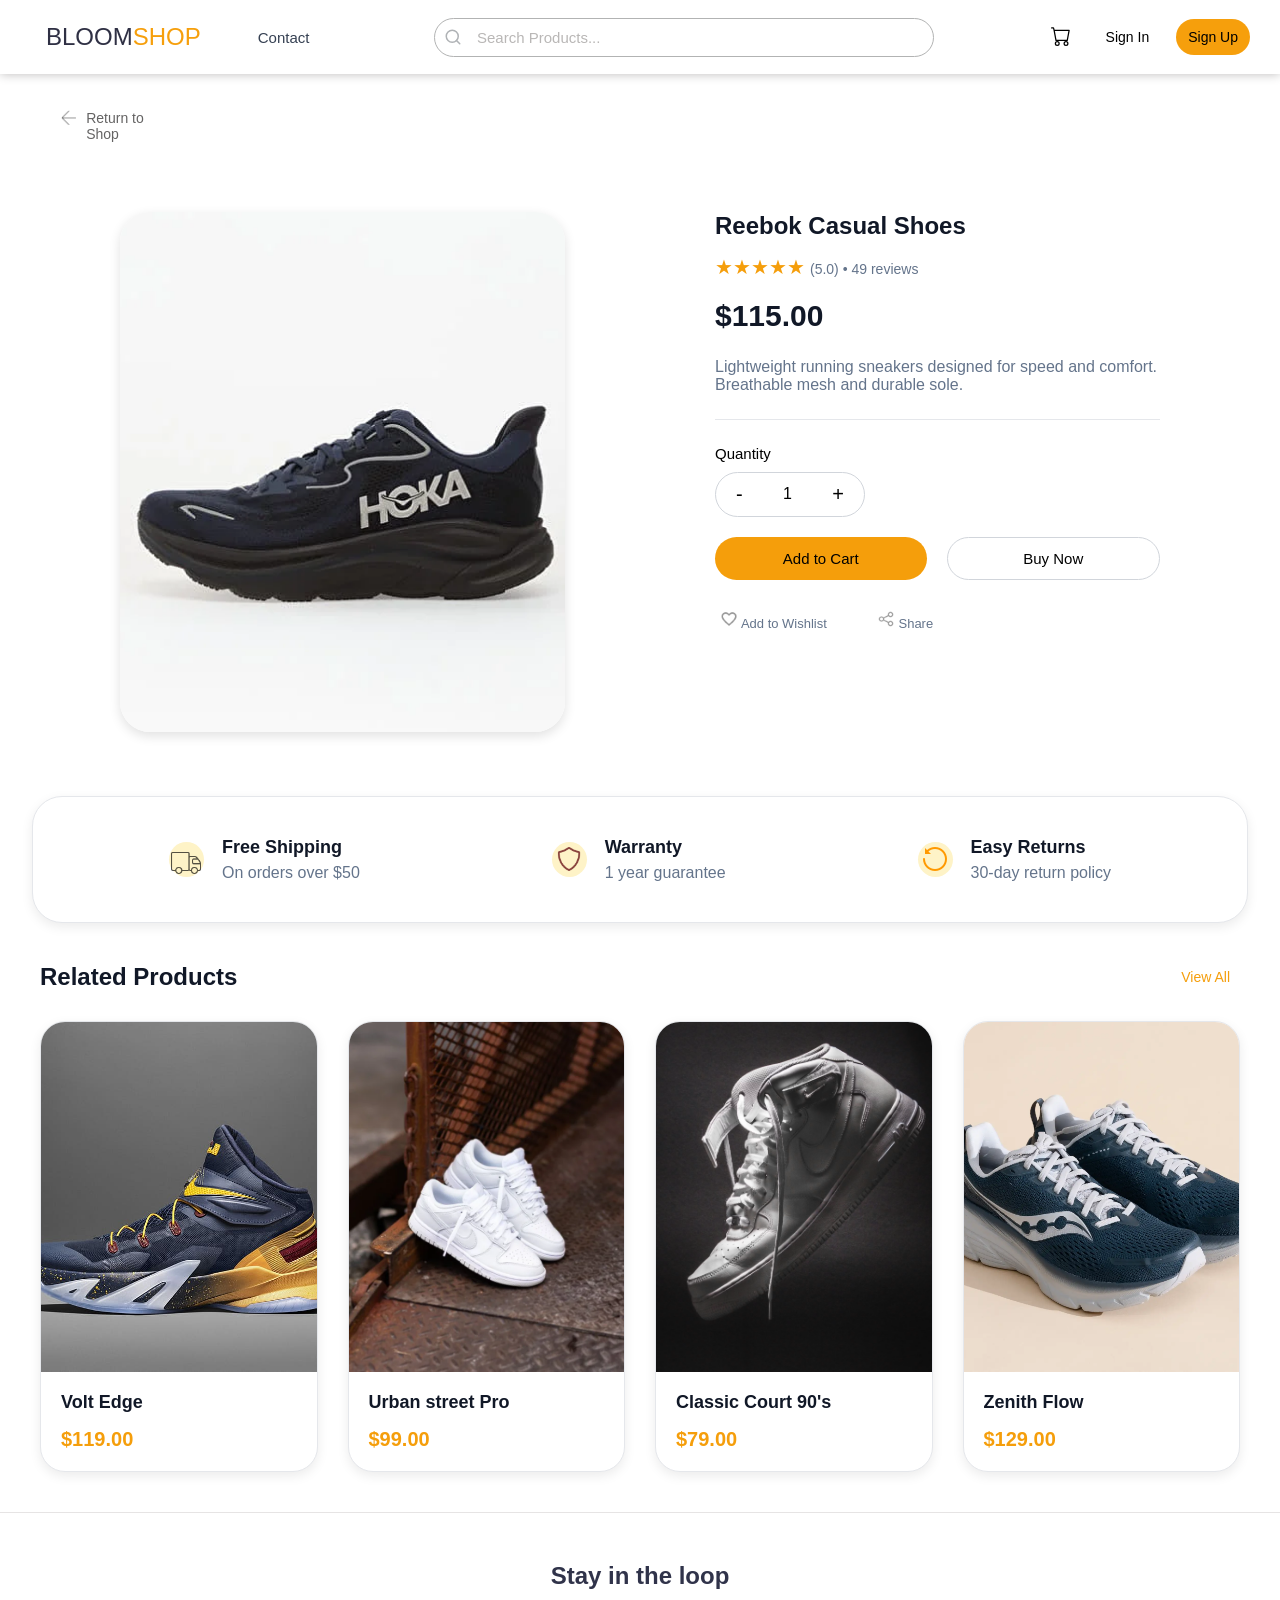
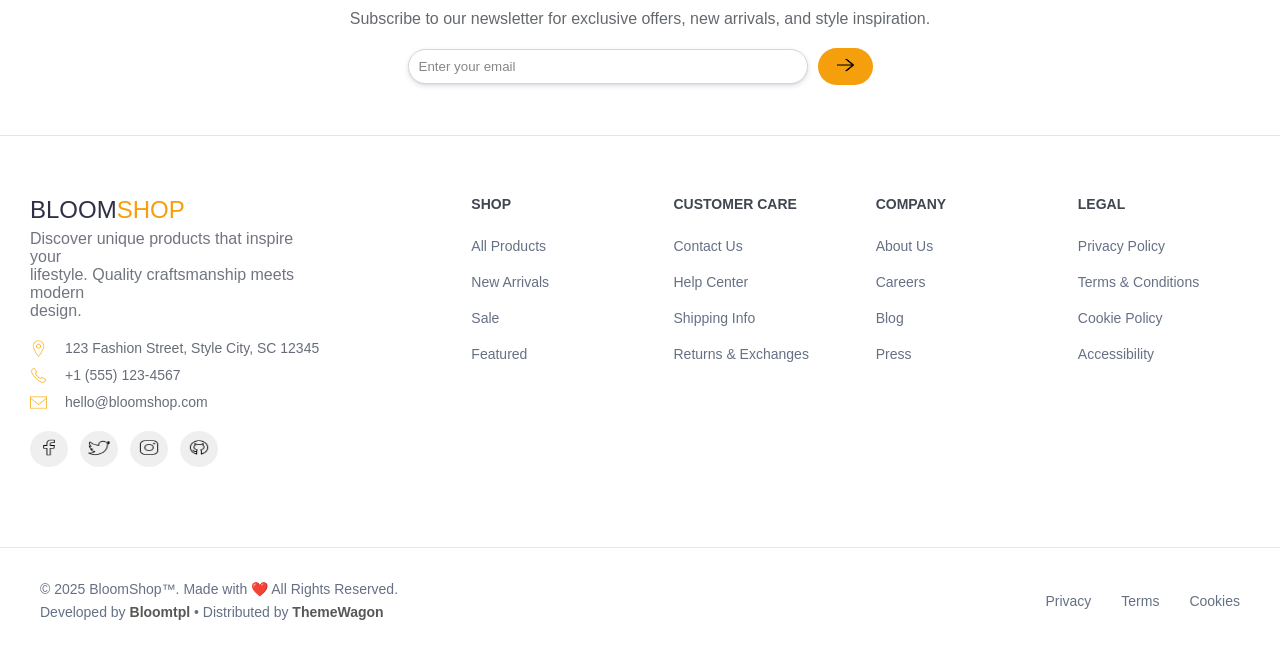
<file: product-10.html>
<!DOCTYPE html>
<html lang="en">

<head>
    <meta charset="UTF-8">
    <meta name="viewport" content="width=device-width, initial-scale=1.0">
    <title>Product-1</title>
    <link rel="stylesheet" href="style.css">
</head>

<body>
    <nav class="navbar">
        <div class="nav1">
            <a href="./index.html" class="logo">
                <p>BLOOM<span>SHOP</span></p>
            </a>
            <a href="./contact.html">Contact</a>
        </div>
        <div class="nav2">
            <svg class="search-icon" xmlns="http://w3.org" width="18" height="18" fill="none" stroke="currentColor"
                stroke-width="2" stroke-linecap="round" stroke-linejoin="round" viewBox="0 0 24 24">
                <circle cx="11" cy="11" r="8"></circle>
                <line x1="21" y1="21" x2="16.65" y2="16.65"></line>
            </svg>
            <input type="text" name="" id="" placeholder="Search Products..." class="search-products">
        </div>
        <div class="nav3">
            <a href="./cart.html"><button class="cart-button"><img src="./cart.svg" alt="Cart"
                        class="cart"></button></a>
            <a href=""><button class="sign-in">Sign In</button></a>
            <a href=""><button class="sign-up">Sign Up</button></a>
        </div>
    </nav>

    <div class="return">
        <a href="./index.html">
            <img src="./icons8-left-arrow-32.png" alt="">
            <p>Return to Shop</p>
        </a>
    </div>

    <section class="product-details">

        <div class="product-image">
            <img src="./shoe-10.webp" alt="AirFlex Runner">
        </div>

        <div class="product-info">

            <h1>Reebok Casual Shoes</h1>

            <div class="rating">
                ★★★★★
                <span>(5.0) • 49 reviews</span>
            </div>

            <h2>$115.00</h2>

            <p class="description">
                Lightweight running sneakers designed for speed and comfort.
                Breathable mesh and durable sole.
            </p>

            <hr>

            <label>Quantity</label>

            <div class="quantity-box">
                <button>-</button>
                <span>1</span>
                <button>+</button>
            </div>

            <div class="buttons">
                <button class="cart-btn">
                    Add to Cart
                </button>

                <button class="buy-btn">
                    Buy Now
                </button>
            </div>

            <div class="extra-actions">
                <a href="#">
                    <img src="./icons8-love-24.png" alt="">
                    Add to Wishlist
                </a>
                <a href="#">
                    <img src="./icons8-share-48.png" alt="">
                    Share
                </a>
            </div>

        </div>

    </section>

    <section class="features">

        <div class="feature-box">

            <div class="feature-icon">
                <img src="./icons8-truck-50.png" alt="">
            </div>

            <div class="feature-text">
                <h4>Free Shipping</h4>
                <p>On orders over $50</p>
            </div>

        </div>

        <div class="feature-box">

            <div class="feature-icon">
                <img src="./icons8-shield-48.png" alt="">
            </div>

            <div class="feature-text">
                <h4>Warranty</h4>
                <p>1 year guarantee</p>
            </div>

        </div>

        <div class="feature-box">

            <div class="feature-icon">
                <img src="./icons8-replay-30.png" alt="">
            </div>

            <div class="feature-text">
                <h4>Easy Returns</h4>
                <p>30-day return policy</p>
            </div>

        </div>

    </section>

    <section class="related-products">

        <div class="section-header">
            <h2>Related Products</h2>
            <a href="./index.html">View All</a>
        </div>

        <div class="product-grid">

            <div class="product-card">
                <img src="./shoe-2.jpg" alt="">
                <div class="product-infor">
                    <h3>Volt Edge</h3>
                    <p>$119.00</p>
                </div>
            </div>

            <div class="product-card">
                <img src="./shoe-3.webp" alt="">
                <div class="product-infor">
                    <h3>Urban street Pro</h3>
                    <p>$99.00</p>
                </div>
            </div>

            <div class="product-card">
                <img src="./shoe-4.avif" alt="">
                <div class="product-infor">
                    <h3>Classic Court 90's</h3>
                    <p>$79.00</p>
                </div>
            </div>

            <div class="product-card">
                <img src="./shoe-5.webp" alt="">
                <div class="product-infor">
                    <h3>Zenith Flow</h3>
                    <p>$129.00</p>
                </div>
            </div>

        </div>

    </section>

    <hr>

    <section class="subscription">
        <h2>Stay in the loop</h2>
        <p>Subscribe to our newsletter for exclusive offers, new arrivals, and style inspiration.</p>
        <div class="email-section">
            <input type="email" name="" id="" placeholder="Enter your email" class="email">
            <a href=""><button class="btn"><img src="./arrow.webp" alt=""></button></a>
        </div>
    </section>

    <hr>

    <footer class="footer-1">
        <div class="left">
            <div class="footer-text">
                <a href="./index.html" class="logo">
                    <p>BLOOM<span>SHOP</span></p>
                </a>
                <p class="discover">Discover unique products that inspire your <br> lifestyle. Quality craftsmanship
                    meets modern <br> design.</p>
            </div>

            <div class="footer-contact">
                <div class="contact">
                    <img src="./icons8-location-pin-50.png" alt="">
                    <p>123 Fashion Street, Style City, SC 12345</p>
                </div>
                <div class="contact">
                    <img src="./icons8-phone-50.png" alt="">
                    <p>+1 (555) 123-4567</p>
                </div>
                <div class="contact">
                    <img src="./icons8-email-50.png" alt="">
                    <p>hello@bloomshop.com</p>
                </div>
            </div>

            <div class="footer-icons">
                <button><img src="./icons8-facebook-f-50.png" alt=""></button>
                <button><img src="./icons8-twitter-bird-50.png" alt=""></button>
                <button><img src="./icons8-instagram-logo-48.png" alt=""></button>
                <button><img src="./icons8-github-48.png" alt=""></button>
            </div>
        </div>
        <div class="right">
            <table>
                <thead>
                    <tr>
                        <th>SHOP</th>
                        <th>CUSTOMER CARE</th>
                        <th>COMPANY</th>
                        <th>LEGAL</th>
                    </tr>
                </thead>
                <tbody>
                    <tr>
                        <td><a href="">All Products</a></td>
                        <td><a href="">Contact Us</a></td>
                        <td><a href="">About Us</a></td>
                        <td><a href="">Privacy Policy</a></td>
                    </tr>
                    <tr>
                        <td><a href="">New Arrivals</a></td>
                        <td><a href="">Help Center</a></td>
                        <td><a href="">Careers</a></td>
                        <td><a href="">Terms & Conditions</a></td>
                    </tr>
                    <tr>
                        <td><a href="">Sale</a></td>
                        <td><a href="">Shipping Info</a></td>
                        <td><a href="">Blog</a></td>
                        <td><a href="">Cookie Policy</a></td>
                    </tr>
                    <tr>
                        <td><a href="">Featured</a></td>
                        <td><a href="">Returns & Exchanges</a></td>
                        <td><a href="">Press</a></td>
                        <td><a href="">Accessibility</a></td>
                    </tr>
                </tbody>
            </table>
        </div>
    </footer>
    <footer class="copyright">
        <div class="copyright-left">
            <p>
                © 2025 BloomShop™. Made with ❤️ All Rights Reserved.
            </p>

            <p>
                Developed by <a href=""><b>Bloomtpl</b></a> •
                Distributed by <a href=""><b>ThemeWagon</b></a>
            </p>
        </div>

        <div class="copyright-right">
            <a href="">Privacy</a>
            <a href="">Terms</a>
            <a href="">Cookies</a>
        </div>
    </footer>
</body>

</html>
</file>
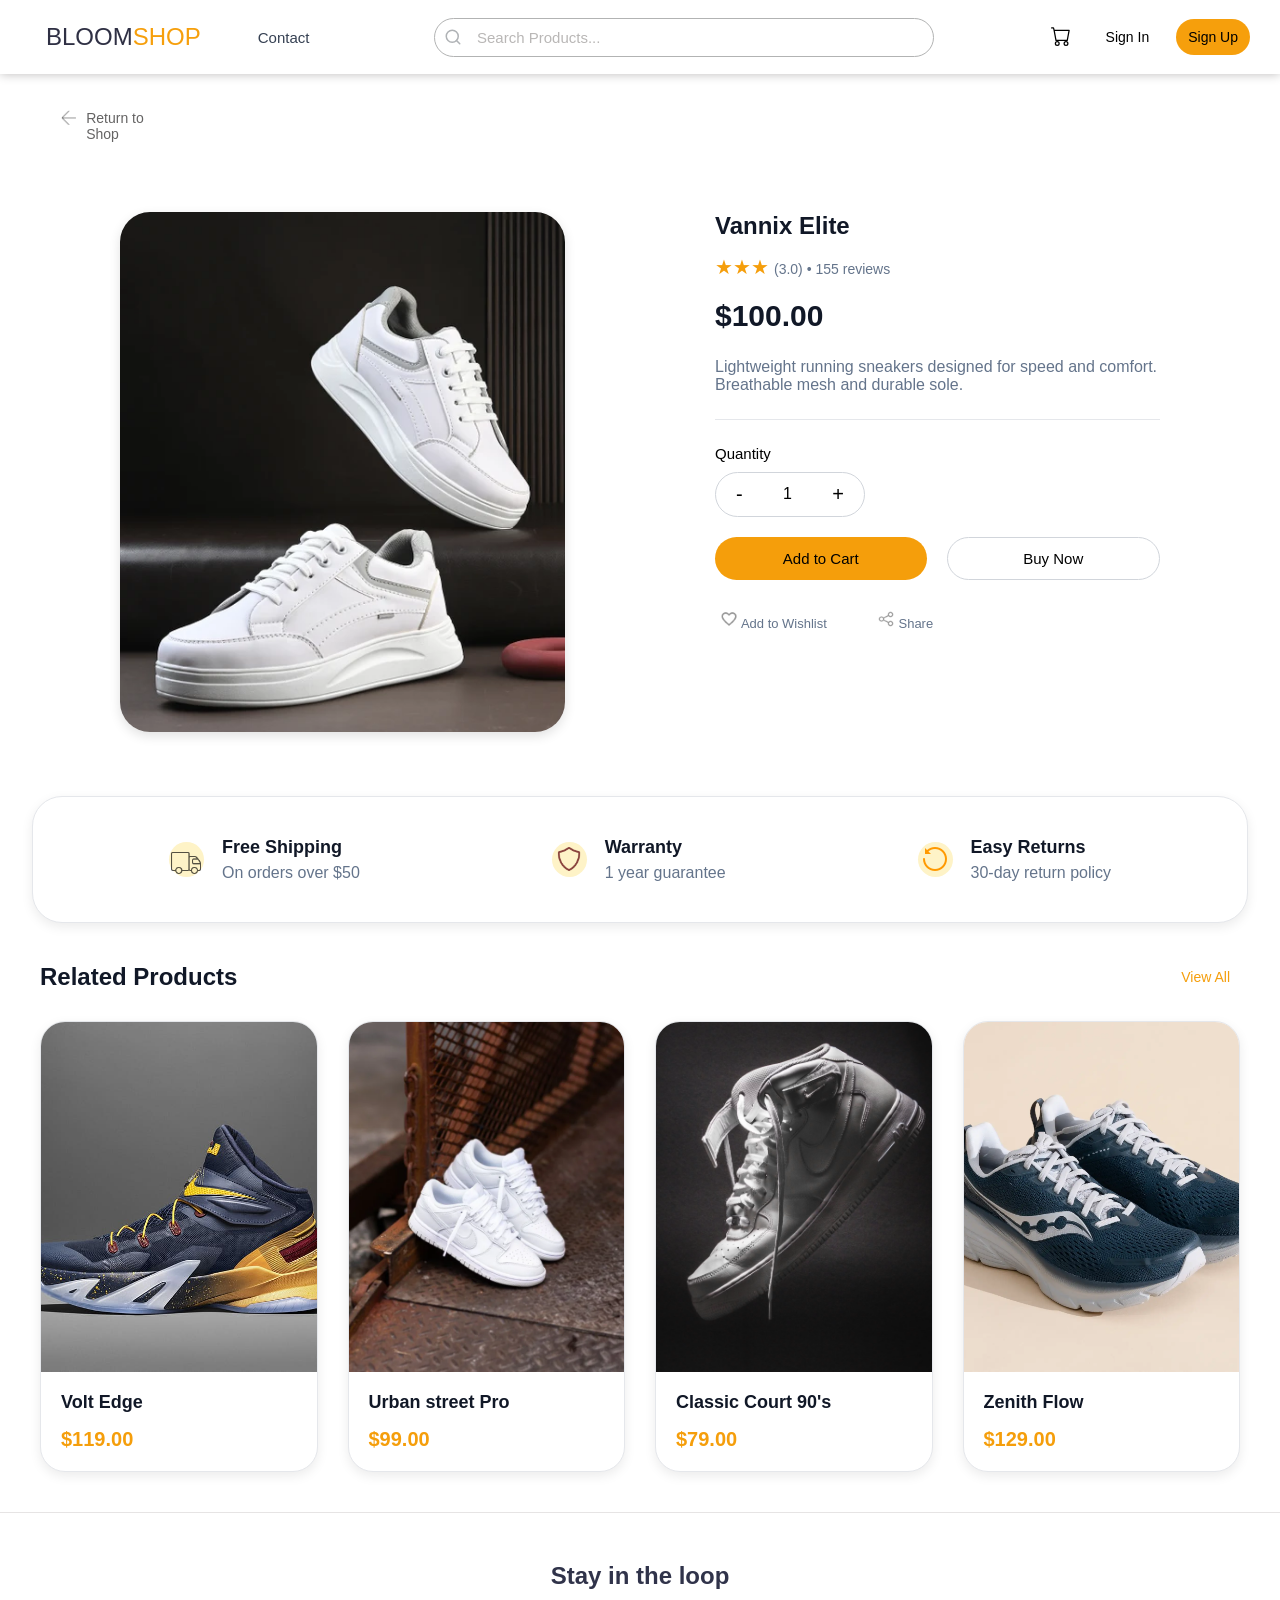
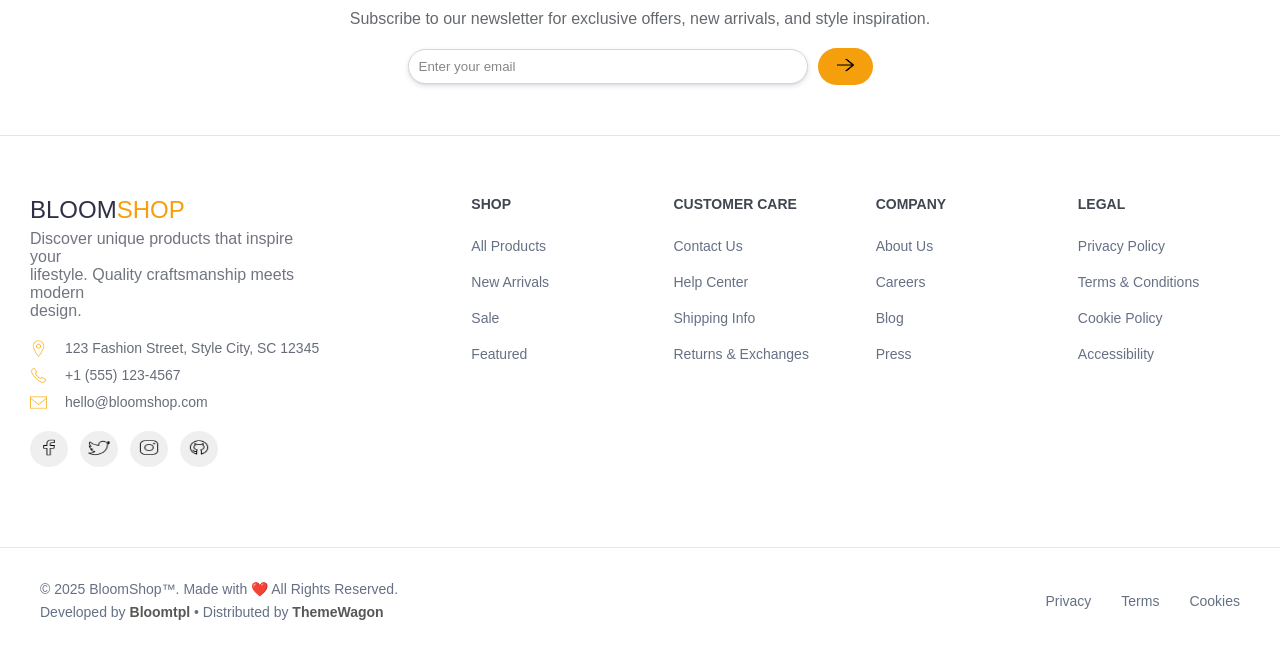
<file: product-11.html>
<!DOCTYPE html>
<html lang="en">

<head>
    <meta charset="UTF-8">
    <meta name="viewport" content="width=device-width, initial-scale=1.0">
    <title>Product-1</title>
    <link rel="stylesheet" href="style.css">
</head>

<body>
    <nav class="navbar">
        <div class="nav1">
            <a href="./index.html" class="logo">
                <p>BLOOM<span>SHOP</span></p>
            </a>
            <a href="./contact.html">Contact</a>
        </div>
        <div class="nav2">
            <svg class="search-icon" xmlns="http://w3.org" width="18" height="18" fill="none" stroke="currentColor"
                stroke-width="2" stroke-linecap="round" stroke-linejoin="round" viewBox="0 0 24 24">
                <circle cx="11" cy="11" r="8"></circle>
                <line x1="21" y1="21" x2="16.65" y2="16.65"></line>
            </svg>
            <input type="text" name="" id="" placeholder="Search Products..." class="search-products">
        </div>
        <div class="nav3">
            <a href="./cart.html"><button class="cart-button"><img src="./cart.svg" alt="Cart"
                        class="cart"></button></a>
            <a href=""><button class="sign-in">Sign In</button></a>
            <a href=""><button class="sign-up">Sign Up</button></a>
        </div>
    </nav>

    <div class="return">
        <a href="./index.html">
            <img src="./icons8-left-arrow-32.png" alt="">
            <p>Return to Shop</p>
        </a>
    </div>

    <section class="product-details">

        <div class="product-image">
            <img src="./shoe-11.webp" alt="AirFlex Runner">
        </div>

        <div class="product-info">

            <h1>Vannix Elite</h1>

            <div class="rating">
                ★★★
                <span>(3.0) • 155 reviews</span>
            </div>

            <h2>$100.00</h2>

            <p class="description">
                Lightweight running sneakers designed for speed and comfort.
                Breathable mesh and durable sole.
            </p>

            <hr>

            <label>Quantity</label>

            <div class="quantity-box">
                <button>-</button>
                <span>1</span>
                <button>+</button>
            </div>

            <div class="buttons">
                <button class="cart-btn">
                    Add to Cart
                </button>

                <button class="buy-btn">
                    Buy Now
                </button>
            </div>

            <div class="extra-actions">
                <a href="#">
                    <img src="./icons8-love-24.png" alt="">
                    Add to Wishlist
                </a>
                <a href="#">
                    <img src="./icons8-share-48.png" alt="">
                    Share
                </a>
            </div>

        </div>

    </section>

    <section class="features">

        <div class="feature-box">

            <div class="feature-icon">
                <img src="./icons8-truck-50.png" alt="">
            </div>

            <div class="feature-text">
                <h4>Free Shipping</h4>
                <p>On orders over $50</p>
            </div>

        </div>

        <div class="feature-box">

            <div class="feature-icon">
                <img src="./icons8-shield-48.png" alt="">
            </div>

            <div class="feature-text">
                <h4>Warranty</h4>
                <p>1 year guarantee</p>
            </div>

        </div>

        <div class="feature-box">

            <div class="feature-icon">
                <img src="./icons8-replay-30.png" alt="">
            </div>

            <div class="feature-text">
                <h4>Easy Returns</h4>
                <p>30-day return policy</p>
            </div>

        </div>

    </section>

    <section class="related-products">

        <div class="section-header">
            <h2>Related Products</h2>
            <a href="./index.html">View All</a>
        </div>

        <div class="product-grid">

            <div class="product-card">
                <img src="./shoe-2.jpg" alt="">
                <div class="product-infor">
                    <h3>Volt Edge</h3>
                    <p>$119.00</p>
                </div>
            </div>

            <div class="product-card">
                <img src="./shoe-3.webp" alt="">
                <div class="product-infor">
                    <h3>Urban street Pro</h3>
                    <p>$99.00</p>
                </div>
            </div>

            <div class="product-card">
                <img src="./shoe-4.avif" alt="">
                <div class="product-infor">
                    <h3>Classic Court 90's</h3>
                    <p>$79.00</p>
                </div>
            </div>

            <div class="product-card">
                <img src="./shoe-5.webp" alt="">
                <div class="product-infor">
                    <h3>Zenith Flow</h3>
                    <p>$129.00</p>
                </div>
            </div>

        </div>

    </section>

    <hr>

    <section class="subscription">
        <h2>Stay in the loop</h2>
        <p>Subscribe to our newsletter for exclusive offers, new arrivals, and style inspiration.</p>
        <div class="email-section">
            <input type="email" name="" id="" placeholder="Enter your email" class="email">
            <a href=""><button class="btn"><img src="./arrow.webp" alt=""></button></a>
        </div>
    </section>

    <hr>

    <footer class="footer-1">
        <div class="left">
            <div class="footer-text">
                <a href="./index.html" class="logo">
                    <p>BLOOM<span>SHOP</span></p>
                </a>
                <p class="discover">Discover unique products that inspire your <br> lifestyle. Quality craftsmanship
                    meets modern <br> design.</p>
            </div>

            <div class="footer-contact">
                <div class="contact">
                    <img src="./icons8-location-pin-50.png" alt="">
                    <p>123 Fashion Street, Style City, SC 12345</p>
                </div>
                <div class="contact">
                    <img src="./icons8-phone-50.png" alt="">
                    <p>+1 (555) 123-4567</p>
                </div>
                <div class="contact">
                    <img src="./icons8-email-50.png" alt="">
                    <p>hello@bloomshop.com</p>
                </div>
            </div>

            <div class="footer-icons">
                <button><img src="./icons8-facebook-f-50.png" alt=""></button>
                <button><img src="./icons8-twitter-bird-50.png" alt=""></button>
                <button><img src="./icons8-instagram-logo-48.png" alt=""></button>
                <button><img src="./icons8-github-48.png" alt=""></button>
            </div>
        </div>
        <div class="right">
            <table>
                <thead>
                    <tr>
                        <th>SHOP</th>
                        <th>CUSTOMER CARE</th>
                        <th>COMPANY</th>
                        <th>LEGAL</th>
                    </tr>
                </thead>
                <tbody>
                    <tr>
                        <td><a href="">All Products</a></td>
                        <td><a href="">Contact Us</a></td>
                        <td><a href="">About Us</a></td>
                        <td><a href="">Privacy Policy</a></td>
                    </tr>
                    <tr>
                        <td><a href="">New Arrivals</a></td>
                        <td><a href="">Help Center</a></td>
                        <td><a href="">Careers</a></td>
                        <td><a href="">Terms & Conditions</a></td>
                    </tr>
                    <tr>
                        <td><a href="">Sale</a></td>
                        <td><a href="">Shipping Info</a></td>
                        <td><a href="">Blog</a></td>
                        <td><a href="">Cookie Policy</a></td>
                    </tr>
                    <tr>
                        <td><a href="">Featured</a></td>
                        <td><a href="">Returns & Exchanges</a></td>
                        <td><a href="">Press</a></td>
                        <td><a href="">Accessibility</a></td>
                    </tr>
                </tbody>
            </table>
        </div>
    </footer>
    <footer class="copyright">
        <div class="copyright-left">
            <p>
                © 2025 BloomShop™. Made with ❤️ All Rights Reserved.
            </p>

            <p>
                Developed by <a href=""><b>Bloomtpl</b></a> •
                Distributed by <a href=""><b>ThemeWagon</b></a>
            </p>
        </div>

        <div class="copyright-right">
            <a href="">Privacy</a>
            <a href="">Terms</a>
            <a href="">Cookies</a>
        </div>
    </footer>
</body>

</html>
</file>
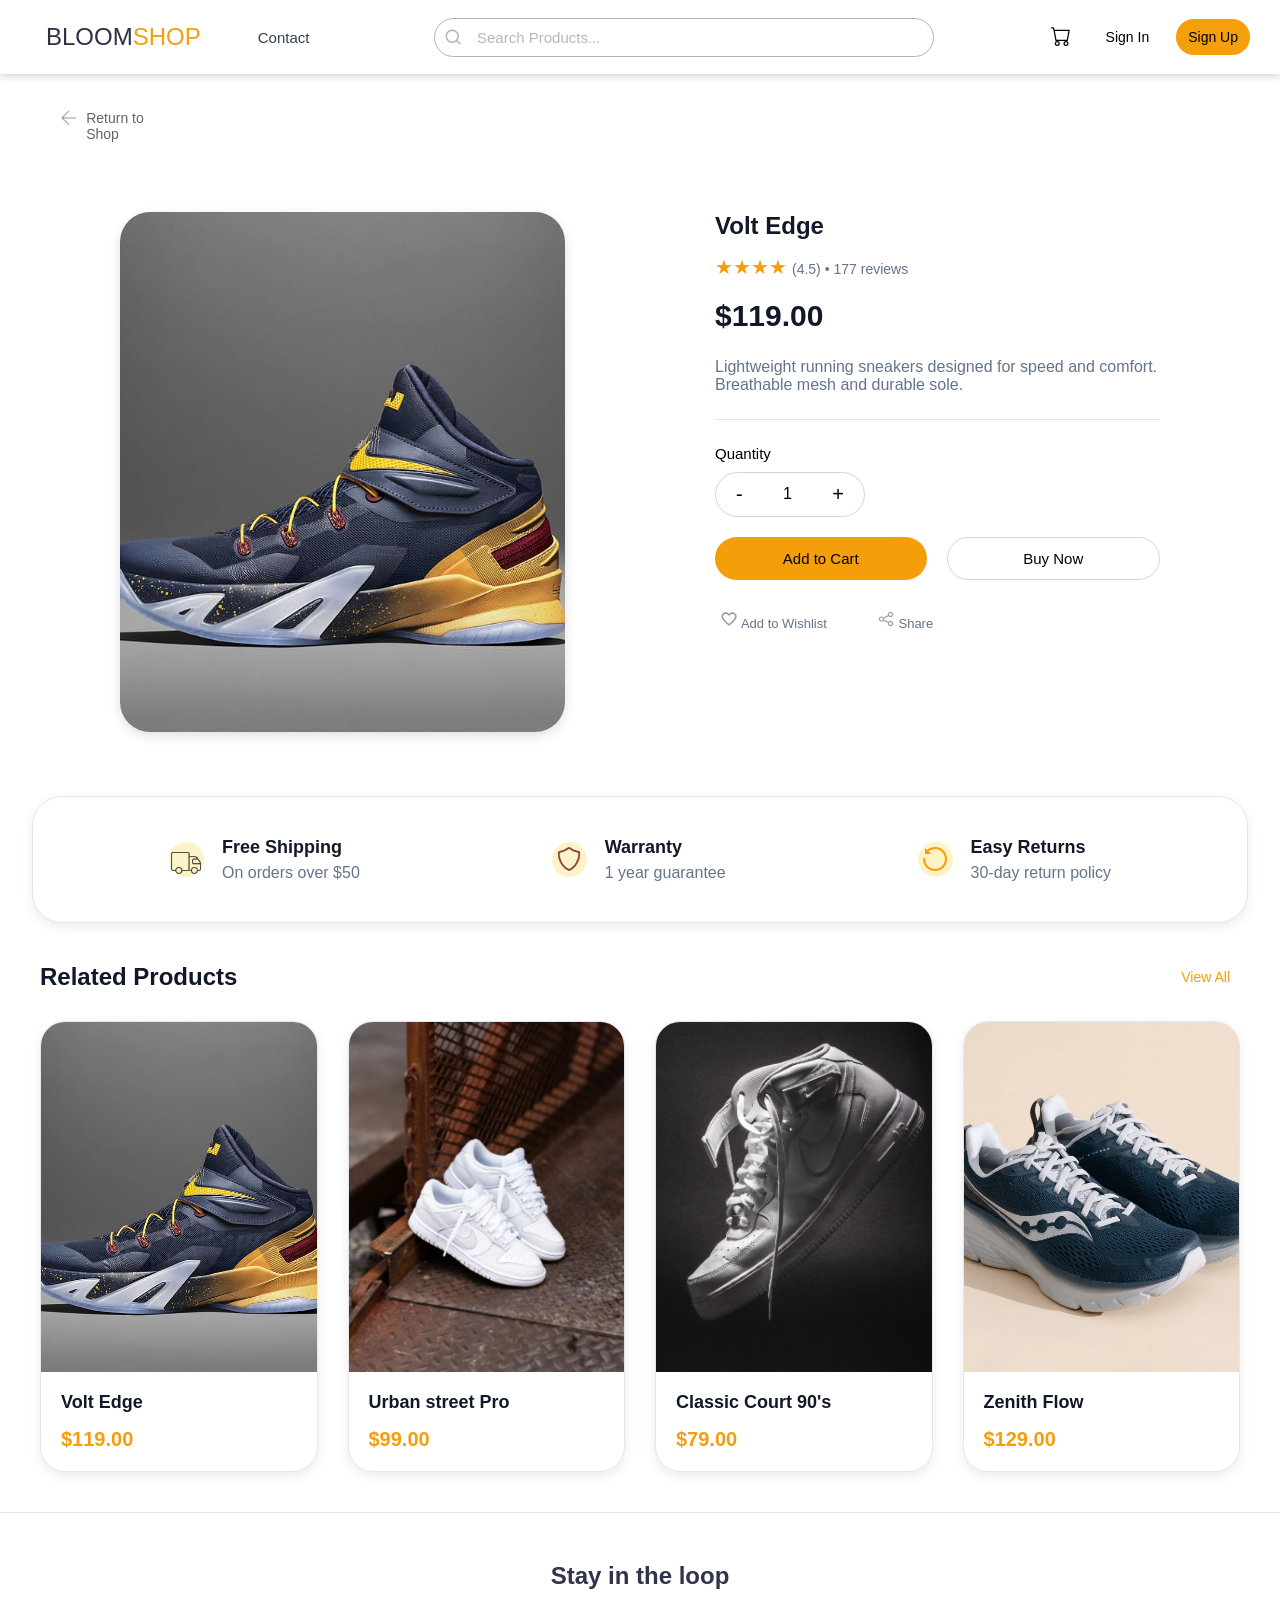
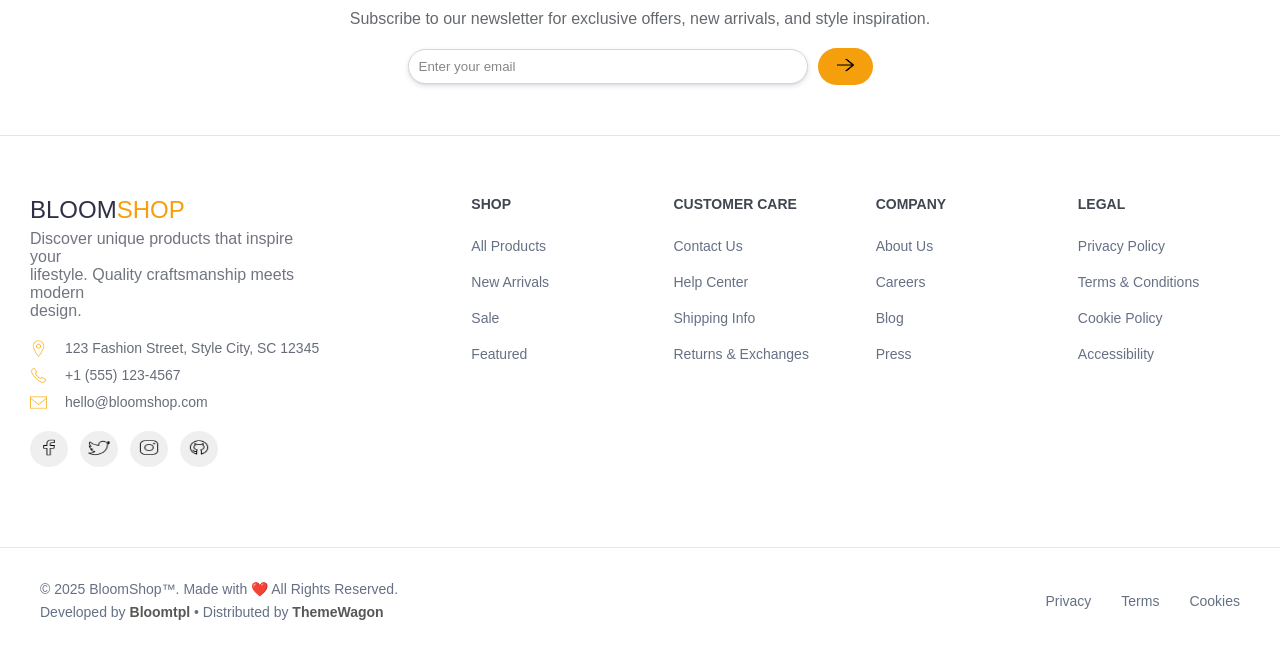
<file: product-2.html>
<!DOCTYPE html>
<html lang="en">

<head>
    <meta charset="UTF-8">
    <meta name="viewport" content="width=device-width, initial-scale=1.0">
    <title>Product-1</title>
    <link rel="stylesheet" href="style.css">
</head>

<body>
    <nav class="navbar">
        <div class="nav1">
            <a href="./index.html" class="logo">
                <p>BLOOM<span>SHOP</span></p>
            </a>
            <a href="./contact.html">Contact</a>
        </div>
        <div class="nav2">
            <svg class="search-icon" xmlns="http://w3.org" width="18" height="18" fill="none" stroke="currentColor"
                stroke-width="2" stroke-linecap="round" stroke-linejoin="round" viewBox="0 0 24 24">
                <circle cx="11" cy="11" r="8"></circle>
                <line x1="21" y1="21" x2="16.65" y2="16.65"></line>
            </svg>
            <input type="text" name="" id="" placeholder="Search Products..." class="search-products">
        </div>
        <div class="nav3">
            <a href="./cart.html"><button class="cart-button"><img src="./cart.svg" alt="Cart"
                        class="cart"></button></a>
            <a href=""><button class="sign-in">Sign In</button></a>
            <a href=""><button class="sign-up">Sign Up</button></a>
        </div>
    </nav>

    <div class="return">
        <a href="./index.html">
            <img src="./icons8-left-arrow-32.png" alt="">
            <p>Return to Shop</p>
        </a>
    </div>

    <section class="product-details">

        <div class="product-image">
            <img src="./shoe-2.jpg" alt="AirFlex Runner">
        </div>

        <div class="product-info">

            <h1>Volt Edge</h1>

            <div class="rating">
                ★★★★
                <span>(4.5) • 177 reviews</span>
            </div>

            <h2>$119.00</h2>

            <p class="description">
                Lightweight running sneakers designed for speed and comfort.
                Breathable mesh and durable sole.
            </p>

            <hr>

            <label>Quantity</label>

            <div class="quantity-box">
                <button>-</button>
                <span>1</span>
                <button>+</button>
            </div>

            <div class="buttons">
                <button class="cart-btn">
                    Add to Cart
                </button>

                <button class="buy-btn">
                    Buy Now
                </button>
            </div>

            <div class="extra-actions">
                <a href="#">
                    <img src="./icons8-love-24.png" alt="">
                    Add to Wishlist
                </a>
                <a href="#">
                    <img src="./icons8-share-48.png" alt="">
                    Share
                </a>
            </div>

        </div>

    </section>

    <section class="features">

        <div class="feature-box">

            <div class="feature-icon">
                <img src="./icons8-truck-50.png" alt="">
            </div>

            <div class="feature-text">
                <h4>Free Shipping</h4>
                <p>On orders over $50</p>
            </div>

        </div>

        <div class="feature-box">

            <div class="feature-icon">
                <img src="./icons8-shield-48.png" alt="">
            </div>

            <div class="feature-text">
                <h4>Warranty</h4>
                <p>1 year guarantee</p>
            </div>

        </div>

        <div class="feature-box">

            <div class="feature-icon">
                <img src="./icons8-replay-30.png" alt="">
            </div>

            <div class="feature-text">
                <h4>Easy Returns</h4>
                <p>30-day return policy</p>
            </div>

        </div>

    </section>

    <section class="related-products">

        <div class="section-header">
            <h2>Related Products</h2>
            <a href="./index.html">View All</a>
        </div>

        <div class="product-grid">

            <div class="product-card">
                <img src="./shoe-2.jpg" alt="">
                <div class="product-infor">
                    <h3>Volt Edge</h3>
                    <p>$119.00</p>
                </div>
            </div>

            <div class="product-card">
                <img src="./shoe-3.webp" alt="">
                <div class="product-infor">
                    <h3>Urban street Pro</h3>
                    <p>$99.00</p>
                </div>
            </div>

            <div class="product-card">
                <img src="./shoe-4.avif" alt="">
                <div class="product-infor">
                    <h3>Classic Court 90's</h3>
                    <p>$79.00</p>
                </div>
            </div>

            <div class="product-card">
                <img src="./shoe-5.webp" alt="">
                <div class="product-infor">
                    <h3>Zenith Flow</h3>
                    <p>$129.00</p>
                </div>
            </div>

        </div>

    </section>

    <hr>

    <section class="subscription">
        <h2>Stay in the loop</h2>
        <p>Subscribe to our newsletter for exclusive offers, new arrivals, and style inspiration.</p>
        <div class="email-section">
            <input type="email" name="" id="" placeholder="Enter your email" class="email">
            <a href=""><button class="btn"><img src="./arrow.webp" alt=""></button></a>
        </div>
    </section>

    <hr>

    <footer class="footer-1">
        <div class="left">
            <div class="footer-text">
                <a href="./index.html" class="logo">
                    <p>BLOOM<span>SHOP</span></p>
                </a>
                <p class="discover">Discover unique products that inspire your <br> lifestyle. Quality craftsmanship
                    meets modern <br> design.</p>
            </div>

            <div class="footer-contact">
                <div class="contact">
                    <img src="./icons8-location-pin-50.png" alt="">
                    <p>123 Fashion Street, Style City, SC 12345</p>
                </div>
                <div class="contact">
                    <img src="./icons8-phone-50.png" alt="">
                    <p>+1 (555) 123-4567</p>
                </div>
                <div class="contact">
                    <img src="./icons8-email-50.png" alt="">
                    <p>hello@bloomshop.com</p>
                </div>
            </div>

            <div class="footer-icons">
                <button><img src="./icons8-facebook-f-50.png" alt=""></button>
                <button><img src="./icons8-twitter-bird-50.png" alt=""></button>
                <button><img src="./icons8-instagram-logo-48.png" alt=""></button>
                <button><img src="./icons8-github-48.png" alt=""></button>
            </div>
        </div>
        <div class="right">
            <table>
                <thead>
                    <tr>
                        <th>SHOP</th>
                        <th>CUSTOMER CARE</th>
                        <th>COMPANY</th>
                        <th>LEGAL</th>
                    </tr>
                </thead>
                <tbody>
                    <tr>
                        <td><a href="">All Products</a></td>
                        <td><a href="">Contact Us</a></td>
                        <td><a href="">About Us</a></td>
                        <td><a href="">Privacy Policy</a></td>
                    </tr>
                    <tr>
                        <td><a href="">New Arrivals</a></td>
                        <td><a href="">Help Center</a></td>
                        <td><a href="">Careers</a></td>
                        <td><a href="">Terms & Conditions</a></td>
                    </tr>
                    <tr>
                        <td><a href="">Sale</a></td>
                        <td><a href="">Shipping Info</a></td>
                        <td><a href="">Blog</a></td>
                        <td><a href="">Cookie Policy</a></td>
                    </tr>
                    <tr>
                        <td><a href="">Featured</a></td>
                        <td><a href="">Returns & Exchanges</a></td>
                        <td><a href="">Press</a></td>
                        <td><a href="">Accessibility</a></td>
                    </tr>
                </tbody>
            </table>
        </div>
    </footer>
    <footer class="copyright">
        <div class="copyright-left">
            <p>
                © 2025 BloomShop™. Made with ❤️ All Rights Reserved.
            </p>

            <p>
                Developed by <a href=""><b>Bloomtpl</b></a> •
                Distributed by <a href=""><b>ThemeWagon</b></a>
            </p>
        </div>

        <div class="copyright-right">
            <a href="">Privacy</a>
            <a href="">Terms</a>
            <a href="">Cookies</a>
        </div>
    </footer>
</body>

</html>
</file>
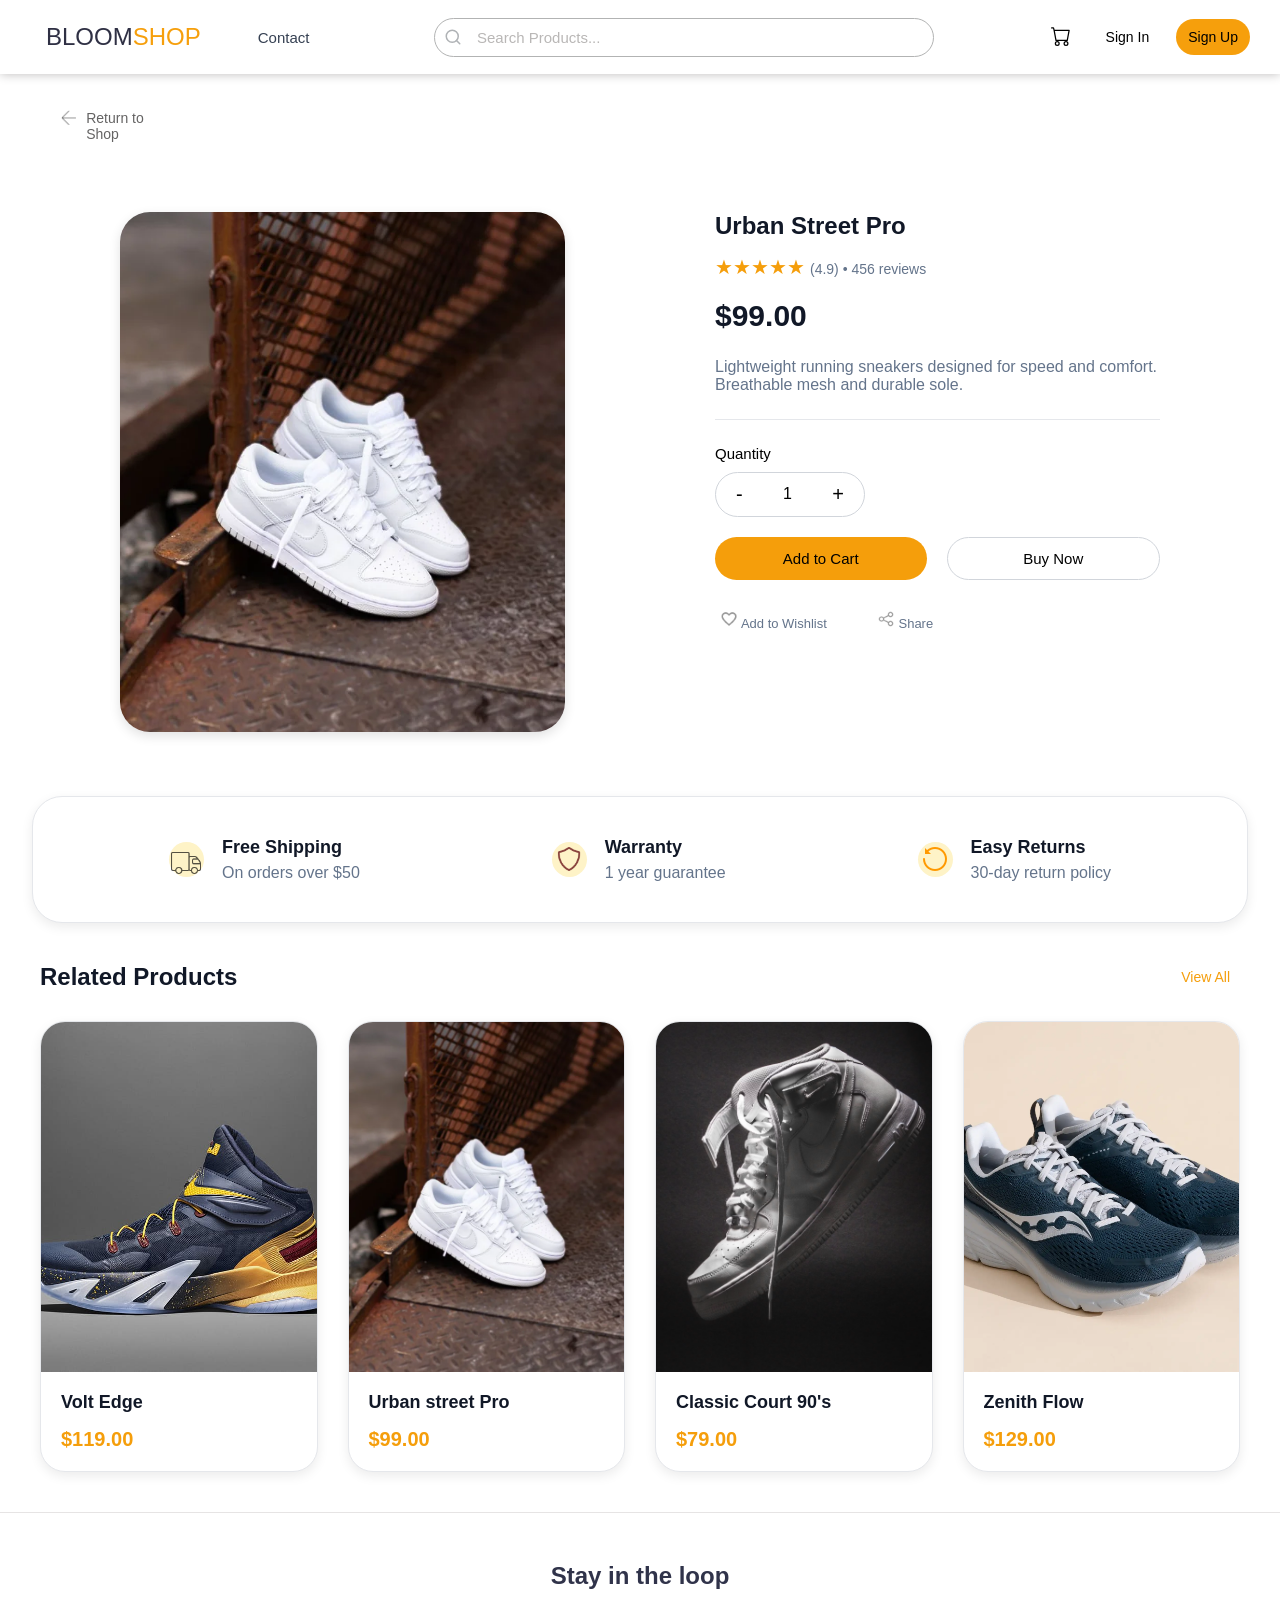
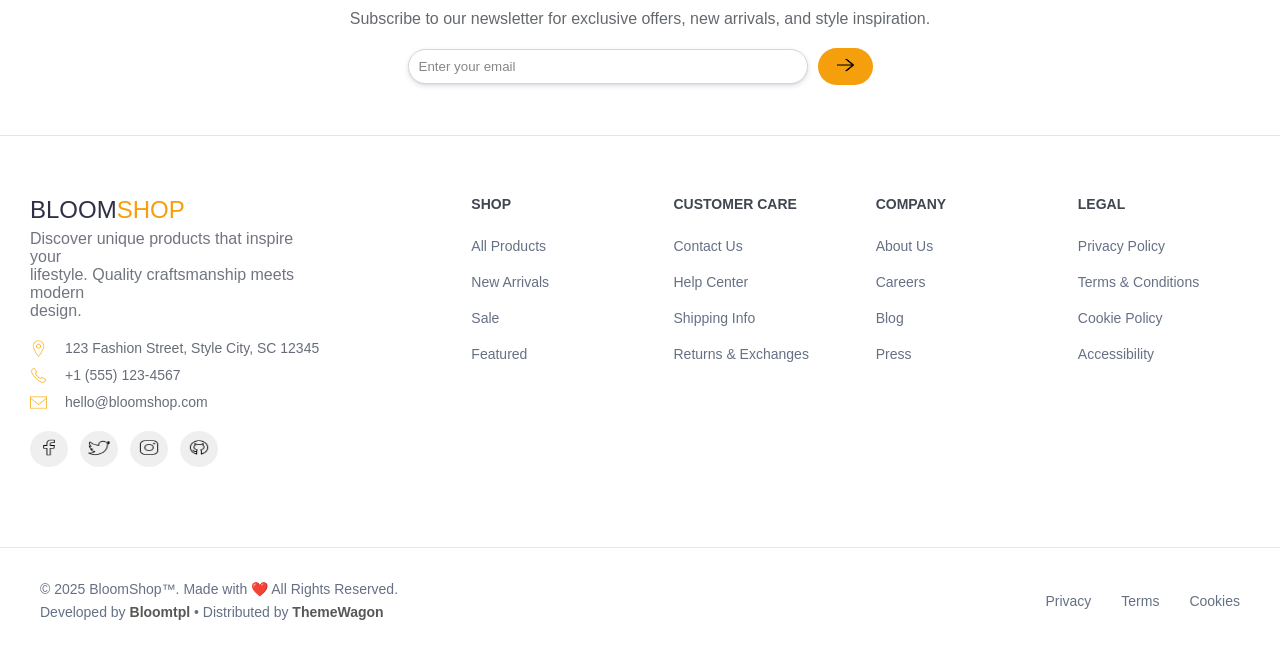
<file: product-3.html>
<!DOCTYPE html>
<html lang="en">

<head>
    <meta charset="UTF-8">
    <meta name="viewport" content="width=device-width, initial-scale=1.0">
    <title>Product-1</title>
    <link rel="stylesheet" href="style.css">
</head>

<body>
    <nav class="navbar">
        <div class="nav1">
            <a href="./index.html" class="logo">
                <p>BLOOM<span>SHOP</span></p>
            </a>
            <a href="./contact.html">Contact</a>
        </div>
        <div class="nav2">
            <svg class="search-icon" xmlns="http://w3.org" width="18" height="18" fill="none" stroke="currentColor"
                stroke-width="2" stroke-linecap="round" stroke-linejoin="round" viewBox="0 0 24 24">
                <circle cx="11" cy="11" r="8"></circle>
                <line x1="21" y1="21" x2="16.65" y2="16.65"></line>
            </svg>
            <input type="text" name="" id="" placeholder="Search Products..." class="search-products">
        </div>
        <div class="nav3">
            <a href="./cart.html"><button class="cart-button"><img src="./cart.svg" alt="Cart"
                        class="cart"></button></a>
            <a href=""><button class="sign-in">Sign In</button></a>
            <a href=""><button class="sign-up">Sign Up</button></a>
        </div>
    </nav>

    <div class="return">
        <a href="./index.html">
            <img src="./icons8-left-arrow-32.png" alt="">
            <p>Return to Shop</p>
        </a>
    </div>

    <section class="product-details">

        <div class="product-image">
            <img src="./shoe-3.webp" alt="AirFlex Runner">
        </div>

        <div class="product-info">

            <h1>Urban Street Pro</h1>

            <div class="rating">
                ★★★★★
                <span>(4.9) • 456 reviews</span>
            </div>

            <h2>$99.00</h2>

            <p class="description">
                Lightweight running sneakers designed for speed and comfort.
                Breathable mesh and durable sole.
            </p>

            <hr>

            <label>Quantity</label>

            <div class="quantity-box">
                <button>-</button>
                <span>1</span>
                <button>+</button>
            </div>

            <div class="buttons">
                <button class="cart-btn">
                    Add to Cart
                </button>

                <button class="buy-btn">
                    Buy Now
                </button>
            </div>

            <div class="extra-actions">
                <a href="#">
                    <img src="./icons8-love-24.png" alt="">
                    Add to Wishlist
                </a>
                <a href="#">
                    <img src="./icons8-share-48.png" alt="">
                    Share
                </a>
            </div>

        </div>

    </section>

    <section class="features">

        <div class="feature-box">

            <div class="feature-icon">
                <img src="./icons8-truck-50.png" alt="">
            </div>

            <div class="feature-text">
                <h4>Free Shipping</h4>
                <p>On orders over $50</p>
            </div>

        </div>

        <div class="feature-box">

            <div class="feature-icon">
                <img src="./icons8-shield-48.png" alt="">
            </div>

            <div class="feature-text">
                <h4>Warranty</h4>
                <p>1 year guarantee</p>
            </div>

        </div>

        <div class="feature-box">

            <div class="feature-icon">
                <img src="./icons8-replay-30.png" alt="">
            </div>

            <div class="feature-text">
                <h4>Easy Returns</h4>
                <p>30-day return policy</p>
            </div>

        </div>

    </section>

    <section class="related-products">

        <div class="section-header">
            <h2>Related Products</h2>
            <a href="./index.html">View All</a>
        </div>

        <div class="product-grid">

            <div class="product-card">
                <img src="./shoe-2.jpg" alt="">
                <div class="product-infor">
                    <h3>Volt Edge</h3>
                    <p>$119.00</p>
                </div>
            </div>

            <div class="product-card">
                <img src="./shoe-3.webp" alt="">
                <div class="product-infor">
                    <h3>Urban street Pro</h3>
                    <p>$99.00</p>
                </div>
            </div>

            <div class="product-card">
                <img src="./shoe-4.avif" alt="">
                <div class="product-infor">
                    <h3>Classic Court 90's</h3>
                    <p>$79.00</p>
                </div>
            </div>

            <div class="product-card">
                <img src="./shoe-5.webp" alt="">
                <div class="product-infor">
                    <h3>Zenith Flow</h3>
                    <p>$129.00</p>
                </div>
            </div>

        </div>

    </section>

    <hr>

    <section class="subscription">
        <h2>Stay in the loop</h2>
        <p>Subscribe to our newsletter for exclusive offers, new arrivals, and style inspiration.</p>
        <div class="email-section">
            <input type="email" name="" id="" placeholder="Enter your email" class="email">
            <a href=""><button class="btn"><img src="./arrow.webp" alt=""></button></a>
        </div>
    </section>

    <hr>

    <footer class="footer-1">
        <div class="left">
            <div class="footer-text">
                <a href="./index.html" class="logo">
                    <p>BLOOM<span>SHOP</span></p>
                </a>
                <p class="discover">Discover unique products that inspire your <br> lifestyle. Quality craftsmanship
                    meets modern <br> design.</p>
            </div>

            <div class="footer-contact">
                <div class="contact">
                    <img src="./icons8-location-pin-50.png" alt="">
                    <p>123 Fashion Street, Style City, SC 12345</p>
                </div>
                <div class="contact">
                    <img src="./icons8-phone-50.png" alt="">
                    <p>+1 (555) 123-4567</p>
                </div>
                <div class="contact">
                    <img src="./icons8-email-50.png" alt="">
                    <p>hello@bloomshop.com</p>
                </div>
            </div>

            <div class="footer-icons">
                <button><img src="./icons8-facebook-f-50.png" alt=""></button>
                <button><img src="./icons8-twitter-bird-50.png" alt=""></button>
                <button><img src="./icons8-instagram-logo-48.png" alt=""></button>
                <button><img src="./icons8-github-48.png" alt=""></button>
            </div>
        </div>
        <div class="right">
            <table>
                <thead>
                    <tr>
                        <th>SHOP</th>
                        <th>CUSTOMER CARE</th>
                        <th>COMPANY</th>
                        <th>LEGAL</th>
                    </tr>
                </thead>
                <tbody>
                    <tr>
                        <td><a href="">All Products</a></td>
                        <td><a href="">Contact Us</a></td>
                        <td><a href="">About Us</a></td>
                        <td><a href="">Privacy Policy</a></td>
                    </tr>
                    <tr>
                        <td><a href="">New Arrivals</a></td>
                        <td><a href="">Help Center</a></td>
                        <td><a href="">Careers</a></td>
                        <td><a href="">Terms & Conditions</a></td>
                    </tr>
                    <tr>
                        <td><a href="">Sale</a></td>
                        <td><a href="">Shipping Info</a></td>
                        <td><a href="">Blog</a></td>
                        <td><a href="">Cookie Policy</a></td>
                    </tr>
                    <tr>
                        <td><a href="">Featured</a></td>
                        <td><a href="">Returns & Exchanges</a></td>
                        <td><a href="">Press</a></td>
                        <td><a href="">Accessibility</a></td>
                    </tr>
                </tbody>
            </table>
        </div>
    </footer>
    <footer class="copyright">
        <div class="copyright-left">
            <p>
                © 2025 BloomShop™. Made with ❤️ All Rights Reserved.
            </p>

            <p>
                Developed by <a href=""><b>Bloomtpl</b></a> •
                Distributed by <a href=""><b>ThemeWagon</b></a>
            </p>
        </div>

        <div class="copyright-right">
            <a href="">Privacy</a>
            <a href="">Terms</a>
            <a href="">Cookies</a>
        </div>
    </footer>
</body>

</html>
</file>
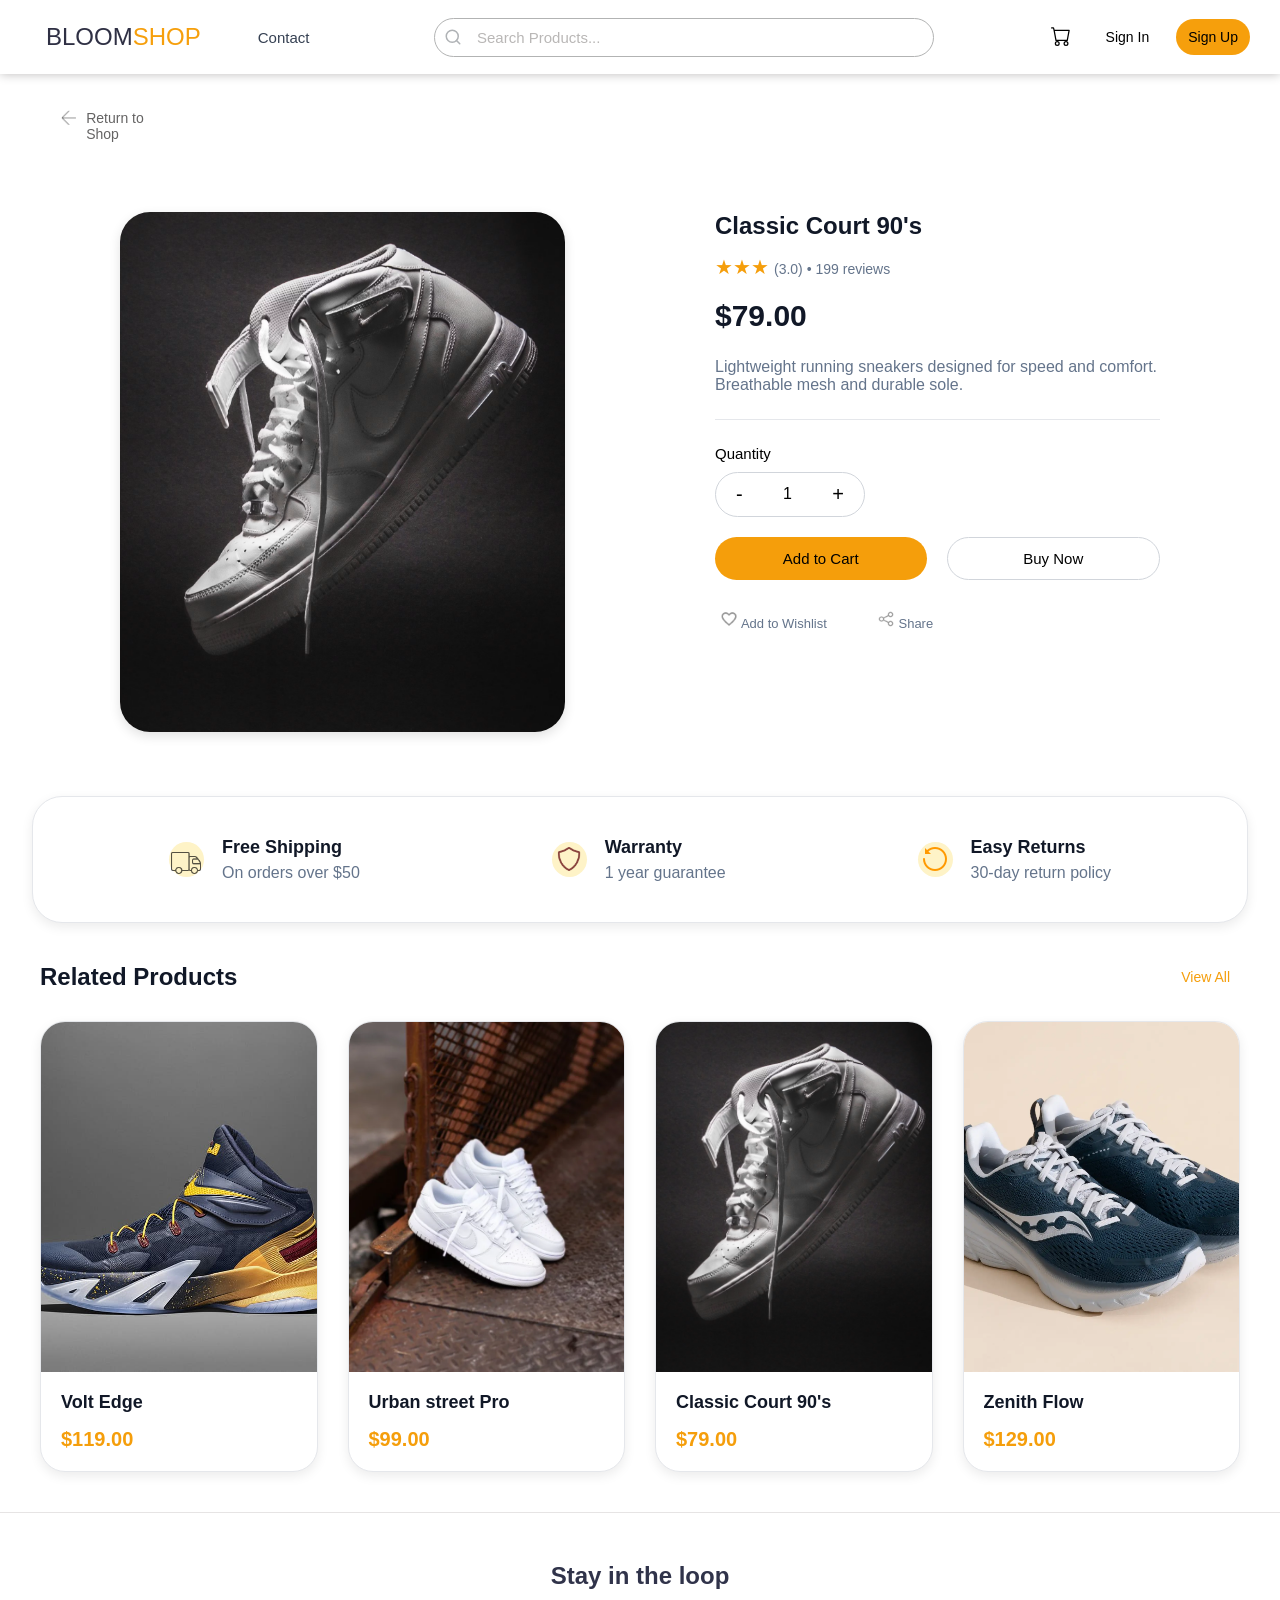
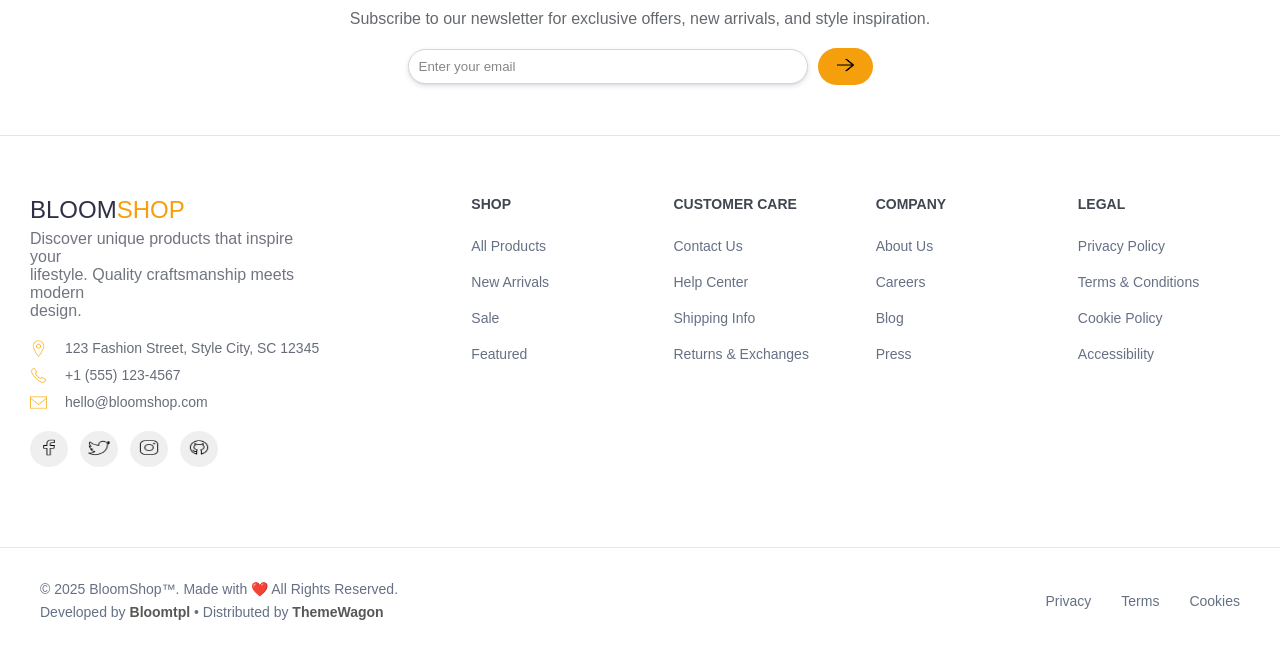
<file: product-4.html>
<!DOCTYPE html>
<html lang="en">

<head>
    <meta charset="UTF-8">
    <meta name="viewport" content="width=device-width, initial-scale=1.0">
    <title>Product-1</title>
    <link rel="stylesheet" href="style.css">
</head>

<body>
    <nav class="navbar">
        <div class="nav1">
            <a href="./index.html" class="logo">
                <p>BLOOM<span>SHOP</span></p>
            </a>
            <a href="./contact.html">Contact</a>
        </div>
        <div class="nav2">
            <svg class="search-icon" xmlns="http://w3.org" width="18" height="18" fill="none" stroke="currentColor"
                stroke-width="2" stroke-linecap="round" stroke-linejoin="round" viewBox="0 0 24 24">
                <circle cx="11" cy="11" r="8"></circle>
                <line x1="21" y1="21" x2="16.65" y2="16.65"></line>
            </svg>
            <input type="text" name="" id="" placeholder="Search Products..." class="search-products">
        </div>
        <div class="nav3">
            <a href="./cart.html"><button class="cart-button"><img src="./cart.svg" alt="Cart"
                        class="cart"></button></a>
            <a href=""><button class="sign-in">Sign In</button></a>
            <a href=""><button class="sign-up">Sign Up</button></a>
        </div>
    </nav>

    <div class="return">
        <a href="./index.html">
            <img src="./icons8-left-arrow-32.png" alt="">
            <p>Return to Shop</p>
        </a>
    </div>

    <section class="product-details">

        <div class="product-image">
            <img src="./shoe-4.avif" alt="AirFlex Runner">
        </div>

        <div class="product-info">

            <h1>Classic Court 90's</h1>

            <div class="rating">
                ★★★
                <span>(3.0) • 199 reviews</span>
            </div>

            <h2>$79.00</h2>

            <p class="description">
                Lightweight running sneakers designed for speed and comfort.
                Breathable mesh and durable sole.
            </p>

            <hr>

            <label>Quantity</label>

            <div class="quantity-box">
                <button>-</button>
                <span>1</span>
                <button>+</button>
            </div>

            <div class="buttons">
                <button class="cart-btn">
                    Add to Cart
                </button>

                <button class="buy-btn">
                    Buy Now
                </button>
            </div>

            <div class="extra-actions">
                <a href="#">
                    <img src="./icons8-love-24.png" alt="">
                    Add to Wishlist
                </a>
                <a href="#">
                    <img src="./icons8-share-48.png" alt="">
                    Share
                </a>
            </div>

        </div>

    </section>

    <section class="features">

        <div class="feature-box">

            <div class="feature-icon">
                <img src="./icons8-truck-50.png" alt="">
            </div>

            <div class="feature-text">
                <h4>Free Shipping</h4>
                <p>On orders over $50</p>
            </div>

        </div>

        <div class="feature-box">

            <div class="feature-icon">
                <img src="./icons8-shield-48.png" alt="">
            </div>

            <div class="feature-text">
                <h4>Warranty</h4>
                <p>1 year guarantee</p>
            </div>

        </div>

        <div class="feature-box">

            <div class="feature-icon">
                <img src="./icons8-replay-30.png" alt="">
            </div>

            <div class="feature-text">
                <h4>Easy Returns</h4>
                <p>30-day return policy</p>
            </div>

        </div>

    </section>

    <section class="related-products">

        <div class="section-header">
            <h2>Related Products</h2>
            <a href="./index.html">View All</a>
        </div>

        <div class="product-grid">

            <div class="product-card">
                <img src="./shoe-2.jpg" alt="">
                <div class="product-infor">
                    <h3>Volt Edge</h3>
                    <p>$119.00</p>
                </div>
            </div>

            <div class="product-card">
                <img src="./shoe-3.webp" alt="">
                <div class="product-infor">
                    <h3>Urban street Pro</h3>
                    <p>$99.00</p>
                </div>
            </div>

            <div class="product-card">
                <img src="./shoe-4.avif" alt="">
                <div class="product-infor">
                    <h3>Classic Court 90's</h3>
                    <p>$79.00</p>
                </div>
            </div>

            <div class="product-card">
                <img src="./shoe-5.webp" alt="">
                <div class="product-infor">
                    <h3>Zenith Flow</h3>
                    <p>$129.00</p>
                </div>
            </div>

        </div>

    </section>

    <hr>

    <section class="subscription">
        <h2>Stay in the loop</h2>
        <p>Subscribe to our newsletter for exclusive offers, new arrivals, and style inspiration.</p>
        <div class="email-section">
            <input type="email" name="" id="" placeholder="Enter your email" class="email">
            <a href=""><button class="btn"><img src="./arrow.webp" alt=""></button></a>
        </div>
    </section>

    <hr>

    <footer class="footer-1">
        <div class="left">
            <div class="footer-text">
                <a href="./index.html" class="logo">
                    <p>BLOOM<span>SHOP</span></p>
                </a>
                <p class="discover">Discover unique products that inspire your <br> lifestyle. Quality craftsmanship
                    meets modern <br> design.</p>
            </div>

            <div class="footer-contact">
                <div class="contact">
                    <img src="./icons8-location-pin-50.png" alt="">
                    <p>123 Fashion Street, Style City, SC 12345</p>
                </div>
                <div class="contact">
                    <img src="./icons8-phone-50.png" alt="">
                    <p>+1 (555) 123-4567</p>
                </div>
                <div class="contact">
                    <img src="./icons8-email-50.png" alt="">
                    <p>hello@bloomshop.com</p>
                </div>
            </div>

            <div class="footer-icons">
                <button><img src="./icons8-facebook-f-50.png" alt=""></button>
                <button><img src="./icons8-twitter-bird-50.png" alt=""></button>
                <button><img src="./icons8-instagram-logo-48.png" alt=""></button>
                <button><img src="./icons8-github-48.png" alt=""></button>
            </div>
        </div>
        <div class="right">
            <table>
                <thead>
                    <tr>
                        <th>SHOP</th>
                        <th>CUSTOMER CARE</th>
                        <th>COMPANY</th>
                        <th>LEGAL</th>
                    </tr>
                </thead>
                <tbody>
                    <tr>
                        <td><a href="">All Products</a></td>
                        <td><a href="">Contact Us</a></td>
                        <td><a href="">About Us</a></td>
                        <td><a href="">Privacy Policy</a></td>
                    </tr>
                    <tr>
                        <td><a href="">New Arrivals</a></td>
                        <td><a href="">Help Center</a></td>
                        <td><a href="">Careers</a></td>
                        <td><a href="">Terms & Conditions</a></td>
                    </tr>
                    <tr>
                        <td><a href="">Sale</a></td>
                        <td><a href="">Shipping Info</a></td>
                        <td><a href="">Blog</a></td>
                        <td><a href="">Cookie Policy</a></td>
                    </tr>
                    <tr>
                        <td><a href="">Featured</a></td>
                        <td><a href="">Returns & Exchanges</a></td>
                        <td><a href="">Press</a></td>
                        <td><a href="">Accessibility</a></td>
                    </tr>
                </tbody>
            </table>
        </div>
    </footer>
    <footer class="copyright">
        <div class="copyright-left">
            <p>
                © 2025 BloomShop™. Made with ❤️ All Rights Reserved.
            </p>

            <p>
                Developed by <a href=""><b>Bloomtpl</b></a> •
                Distributed by <a href=""><b>ThemeWagon</b></a>
            </p>
        </div>

        <div class="copyright-right">
            <a href="">Privacy</a>
            <a href="">Terms</a>
            <a href="">Cookies</a>
        </div>
    </footer>
</body>

</html>
</file>
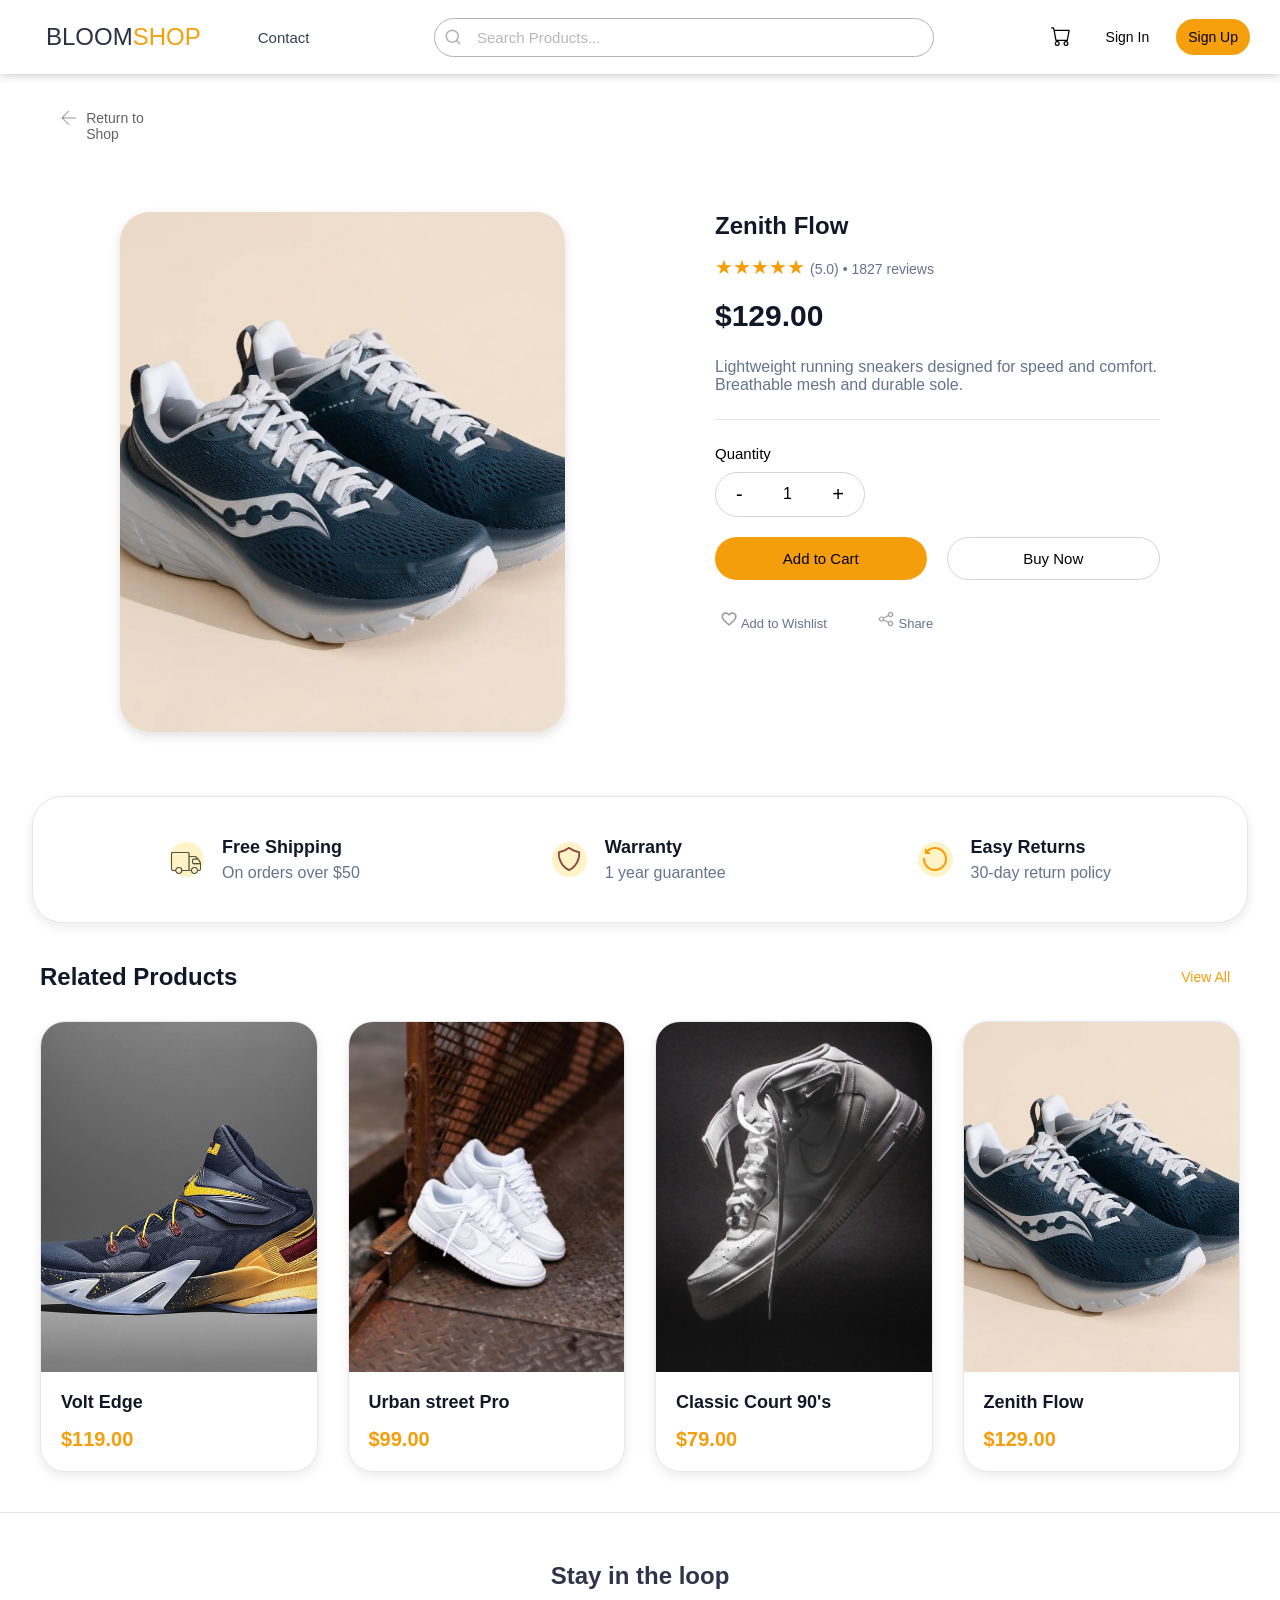
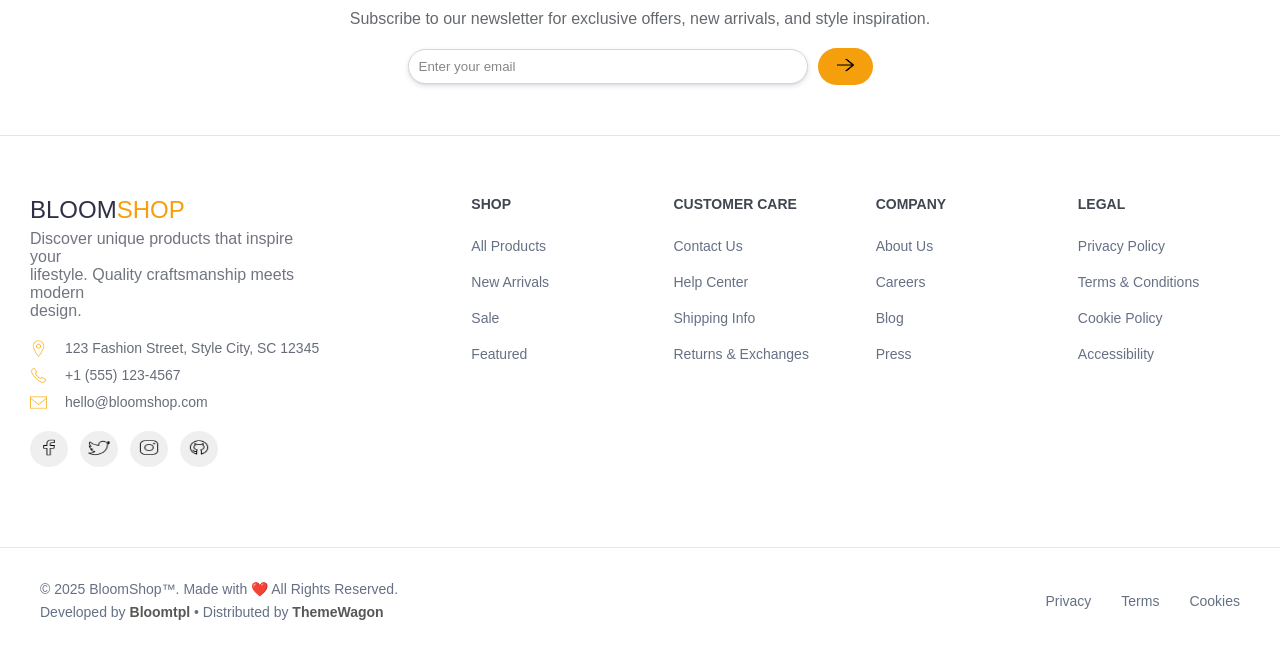
<file: product-5.html>
<!DOCTYPE html>
<html lang="en">

<head>
    <meta charset="UTF-8">
    <meta name="viewport" content="width=device-width, initial-scale=1.0">
    <title>Product-1</title>
    <link rel="stylesheet" href="style.css">
</head>

<body>
    <nav class="navbar">
        <div class="nav1">
            <a href="./index.html" class="logo">
                <p>BLOOM<span>SHOP</span></p>
            </a>
            <a href="./contact.html">Contact</a>
        </div>
        <div class="nav2">
            <svg class="search-icon" xmlns="http://w3.org" width="18" height="18" fill="none" stroke="currentColor"
                stroke-width="2" stroke-linecap="round" stroke-linejoin="round" viewBox="0 0 24 24">
                <circle cx="11" cy="11" r="8"></circle>
                <line x1="21" y1="21" x2="16.65" y2="16.65"></line>
            </svg>
            <input type="text" name="" id="" placeholder="Search Products..." class="search-products">
        </div>
        <div class="nav3">
            <a href="./cart.html"><button class="cart-button"><img src="./cart.svg" alt="Cart"
                        class="cart"></button></a>
            <a href=""><button class="sign-in">Sign In</button></a>
            <a href=""><button class="sign-up">Sign Up</button></a>
        </div>
    </nav>

    <div class="return">
        <a href="./index.html">
            <img src="./icons8-left-arrow-32.png" alt="">
            <p>Return to Shop</p>
        </a>
    </div>

    <section class="product-details">

        <div class="product-image">
            <img src="./shoe-5.webp" alt="AirFlex Runner">
        </div>

        <div class="product-info">

            <h1>Zenith Flow</h1>

            <div class="rating">
                ★★★★★
                <span>(5.0) • 1827 reviews</span>
            </div>

            <h2>$129.00</h2>

            <p class="description">
                Lightweight running sneakers designed for speed and comfort.
                Breathable mesh and durable sole.
            </p>

            <hr>

            <label>Quantity</label>

            <div class="quantity-box">
                <button>-</button>
                <span>1</span>
                <button>+</button>
            </div>

            <div class="buttons">
                <button class="cart-btn">
                    Add to Cart
                </button>

                <button class="buy-btn">
                    Buy Now
                </button>
            </div>

            <div class="extra-actions">
                <a href="#">
                    <img src="./icons8-love-24.png" alt="">
                    Add to Wishlist
                </a>
                <a href="#">
                    <img src="./icons8-share-48.png" alt="">
                    Share
                </a>
            </div>

        </div>

    </section>

    <section class="features">

        <div class="feature-box">

            <div class="feature-icon">
                <img src="./icons8-truck-50.png" alt="">
            </div>

            <div class="feature-text">
                <h4>Free Shipping</h4>
                <p>On orders over $50</p>
            </div>

        </div>

        <div class="feature-box">

            <div class="feature-icon">
                <img src="./icons8-shield-48.png" alt="">
            </div>

            <div class="feature-text">
                <h4>Warranty</h4>
                <p>1 year guarantee</p>
            </div>

        </div>

        <div class="feature-box">

            <div class="feature-icon">
                <img src="./icons8-replay-30.png" alt="">
            </div>

            <div class="feature-text">
                <h4>Easy Returns</h4>
                <p>30-day return policy</p>
            </div>

        </div>

    </section>

    <section class="related-products">

        <div class="section-header">
            <h2>Related Products</h2>
            <a href="./index.html">View All</a>
        </div>

        <div class="product-grid">

            <div class="product-card">
                <img src="./shoe-2.jpg" alt="">
                <div class="product-infor">
                    <h3>Volt Edge</h3>
                    <p>$119.00</p>
                </div>
            </div>

            <div class="product-card">
                <img src="./shoe-3.webp" alt="">
                <div class="product-infor">
                    <h3>Urban street Pro</h3>
                    <p>$99.00</p>
                </div>
            </div>

            <div class="product-card">
                <img src="./shoe-4.avif" alt="">
                <div class="product-infor">
                    <h3>Classic Court 90's</h3>
                    <p>$79.00</p>
                </div>
            </div>

            <div class="product-card">
                <img src="./shoe-5.webp" alt="">
                <div class="product-infor">
                    <h3>Zenith Flow</h3>
                    <p>$129.00</p>
                </div>
            </div>

        </div>

    </section>

    <hr>

    <section class="subscription">
        <h2>Stay in the loop</h2>
        <p>Subscribe to our newsletter for exclusive offers, new arrivals, and style inspiration.</p>
        <div class="email-section">
            <input type="email" name="" id="" placeholder="Enter your email" class="email">
            <a href=""><button class="btn"><img src="./arrow.webp" alt=""></button></a>
        </div>
    </section>

    <hr>

    <footer class="footer-1">
        <div class="left">
            <div class="footer-text">
                <a href="./index.html" class="logo">
                    <p>BLOOM<span>SHOP</span></p>
                </a>
                <p class="discover">Discover unique products that inspire your <br> lifestyle. Quality craftsmanship
                    meets modern <br> design.</p>
            </div>

            <div class="footer-contact">
                <div class="contact">
                    <img src="./icons8-location-pin-50.png" alt="">
                    <p>123 Fashion Street, Style City, SC 12345</p>
                </div>
                <div class="contact">
                    <img src="./icons8-phone-50.png" alt="">
                    <p>+1 (555) 123-4567</p>
                </div>
                <div class="contact">
                    <img src="./icons8-email-50.png" alt="">
                    <p>hello@bloomshop.com</p>
                </div>
            </div>

            <div class="footer-icons">
                <button><img src="./icons8-facebook-f-50.png" alt=""></button>
                <button><img src="./icons8-twitter-bird-50.png" alt=""></button>
                <button><img src="./icons8-instagram-logo-48.png" alt=""></button>
                <button><img src="./icons8-github-48.png" alt=""></button>
            </div>
        </div>
        <div class="right">
            <table>
                <thead>
                    <tr>
                        <th>SHOP</th>
                        <th>CUSTOMER CARE</th>
                        <th>COMPANY</th>
                        <th>LEGAL</th>
                    </tr>
                </thead>
                <tbody>
                    <tr>
                        <td><a href="">All Products</a></td>
                        <td><a href="">Contact Us</a></td>
                        <td><a href="">About Us</a></td>
                        <td><a href="">Privacy Policy</a></td>
                    </tr>
                    <tr>
                        <td><a href="">New Arrivals</a></td>
                        <td><a href="">Help Center</a></td>
                        <td><a href="">Careers</a></td>
                        <td><a href="">Terms & Conditions</a></td>
                    </tr>
                    <tr>
                        <td><a href="">Sale</a></td>
                        <td><a href="">Shipping Info</a></td>
                        <td><a href="">Blog</a></td>
                        <td><a href="">Cookie Policy</a></td>
                    </tr>
                    <tr>
                        <td><a href="">Featured</a></td>
                        <td><a href="">Returns & Exchanges</a></td>
                        <td><a href="">Press</a></td>
                        <td><a href="">Accessibility</a></td>
                    </tr>
                </tbody>
            </table>
        </div>
    </footer>
    <footer class="copyright">
        <div class="copyright-left">
            <p>
                © 2025 BloomShop™. Made with ❤️ All Rights Reserved.
            </p>

            <p>
                Developed by <a href=""><b>Bloomtpl</b></a> •
                Distributed by <a href=""><b>ThemeWagon</b></a>
            </p>
        </div>

        <div class="copyright-right">
            <a href="">Privacy</a>
            <a href="">Terms</a>
            <a href="">Cookies</a>
        </div>
    </footer>
</body>

</html>
</file>
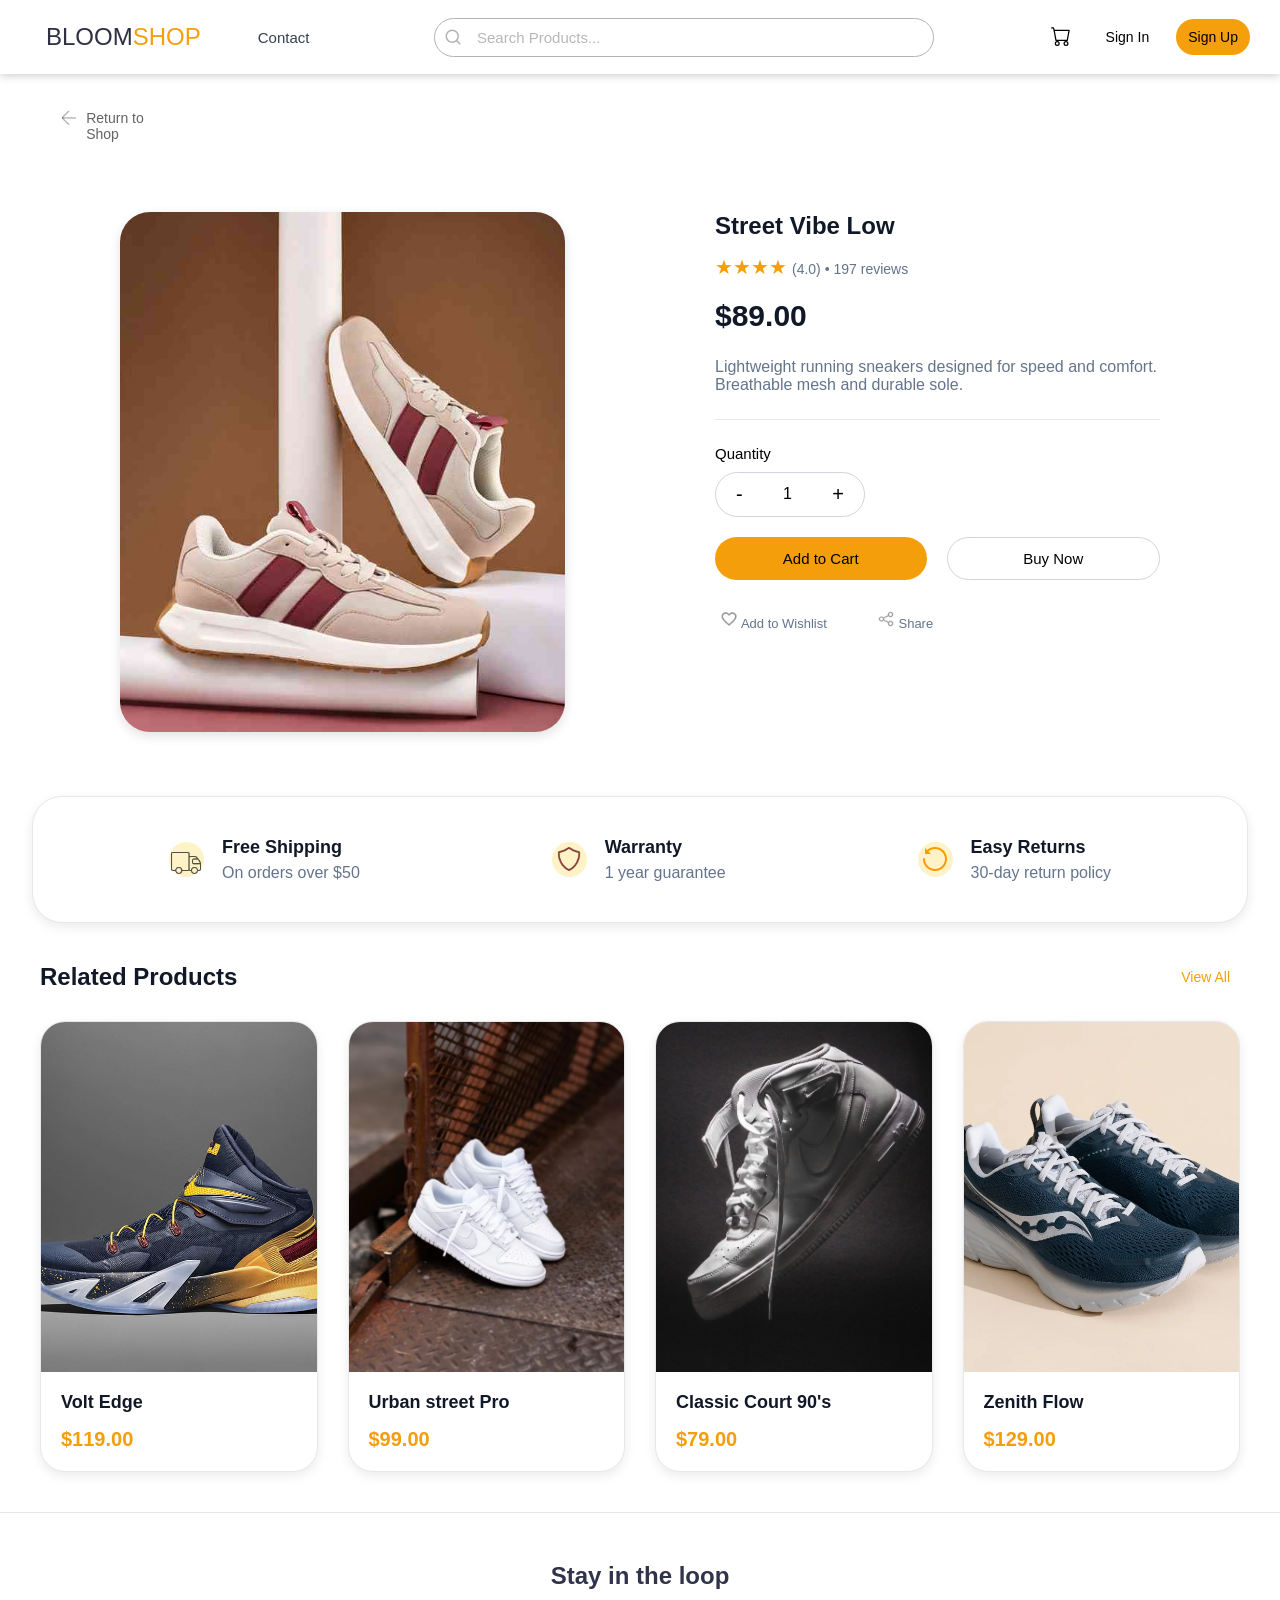
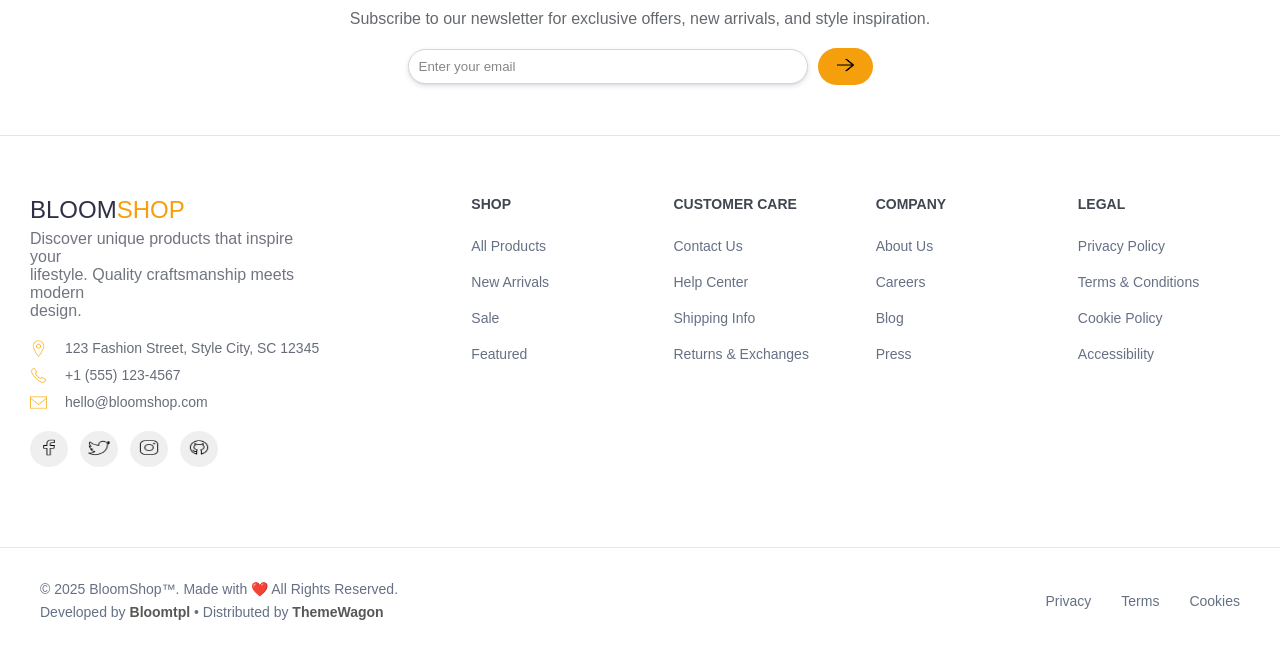
<file: product-6.html>
<!DOCTYPE html>
<html lang="en">

<head>
    <meta charset="UTF-8">
    <meta name="viewport" content="width=device-width, initial-scale=1.0">
    <title>Product-1</title>
    <link rel="stylesheet" href="style.css">
</head>

<body>
    <nav class="navbar">
        <div class="nav1">
            <a href="./index.html" class="logo">
                <p>BLOOM<span>SHOP</span></p>
            </a>
            <a href="./contact.html">Contact</a>
        </div>
        <div class="nav2">
            <svg class="search-icon" xmlns="http://w3.org" width="18" height="18" fill="none" stroke="currentColor"
                stroke-width="2" stroke-linecap="round" stroke-linejoin="round" viewBox="0 0 24 24">
                <circle cx="11" cy="11" r="8"></circle>
                <line x1="21" y1="21" x2="16.65" y2="16.65"></line>
            </svg>
            <input type="text" name="" id="" placeholder="Search Products..." class="search-products">
        </div>
        <div class="nav3">
            <a href="./cart.html"><button class="cart-button"><img src="./cart.svg" alt="Cart"
                        class="cart"></button></a>
            <a href=""><button class="sign-in">Sign In</button></a>
            <a href=""><button class="sign-up">Sign Up</button></a>
        </div>
    </nav>

    <div class="return">
        <a href="./index.html">
            <img src="./icons8-left-arrow-32.png" alt="">
            <p>Return to Shop</p>
        </a>
    </div>

    <section class="product-details">

        <div class="product-image">
            <img src="./shoe-6.jpg" alt="AirFlex Runner">
        </div>

        <div class="product-info">

            <h1>Street Vibe Low</h1>

            <div class="rating">
                ★★★★
                <span>(4.0) • 197 reviews</span>
            </div>

            <h2>$89.00</h2>

            <p class="description">
                Lightweight running sneakers designed for speed and comfort.
                Breathable mesh and durable sole.
            </p>

            <hr>

            <label>Quantity</label>

            <div class="quantity-box">
                <button>-</button>
                <span>1</span>
                <button>+</button>
            </div>

            <div class="buttons">
                <button class="cart-btn">
                    Add to Cart
                </button>

                <button class="buy-btn">
                    Buy Now
                </button>
            </div>

            <div class="extra-actions">
                <a href="#">
                    <img src="./icons8-love-24.png" alt="">
                    Add to Wishlist
                </a>
                <a href="#">
                    <img src="./icons8-share-48.png" alt="">
                    Share
                </a>
            </div>

        </div>

    </section>

    <section class="features">

        <div class="feature-box">

            <div class="feature-icon">
                <img src="./icons8-truck-50.png" alt="">
            </div>

            <div class="feature-text">
                <h4>Free Shipping</h4>
                <p>On orders over $50</p>
            </div>

        </div>

        <div class="feature-box">

            <div class="feature-icon">
                <img src="./icons8-shield-48.png" alt="">
            </div>

            <div class="feature-text">
                <h4>Warranty</h4>
                <p>1 year guarantee</p>
            </div>

        </div>

        <div class="feature-box">

            <div class="feature-icon">
                <img src="./icons8-replay-30.png" alt="">
            </div>

            <div class="feature-text">
                <h4>Easy Returns</h4>
                <p>30-day return policy</p>
            </div>

        </div>

    </section>

    <section class="related-products">

        <div class="section-header">
            <h2>Related Products</h2>
            <a href="./index.html">View All</a>
        </div>

        <div class="product-grid">

            <div class="product-card">
                <img src="./shoe-2.jpg" alt="">
                <div class="product-infor">
                    <h3>Volt Edge</h3>
                    <p>$119.00</p>
                </div>
            </div>

            <div class="product-card">
                <img src="./shoe-3.webp" alt="">
                <div class="product-infor">
                    <h3>Urban street Pro</h3>
                    <p>$99.00</p>
                </div>
            </div>

            <div class="product-card">
                <img src="./shoe-4.avif" alt="">
                <div class="product-infor">
                    <h3>Classic Court 90's</h3>
                    <p>$79.00</p>
                </div>
            </div>

            <div class="product-card">
                <img src="./shoe-5.webp" alt="">
                <div class="product-infor">
                    <h3>Zenith Flow</h3>
                    <p>$129.00</p>
                </div>
            </div>

        </div>

    </section>

    <hr>

    <section class="subscription">
        <h2>Stay in the loop</h2>
        <p>Subscribe to our newsletter for exclusive offers, new arrivals, and style inspiration.</p>
        <div class="email-section">
            <input type="email" name="" id="" placeholder="Enter your email" class="email">
            <a href=""><button class="btn"><img src="./arrow.webp" alt=""></button></a>
        </div>
    </section>

    <hr>

    <footer class="footer-1">
        <div class="left">
            <div class="footer-text">
                <a href="./index.html" class="logo">
                    <p>BLOOM<span>SHOP</span></p>
                </a>
                <p class="discover">Discover unique products that inspire your <br> lifestyle. Quality craftsmanship
                    meets modern <br> design.</p>
            </div>

            <div class="footer-contact">
                <div class="contact">
                    <img src="./icons8-location-pin-50.png" alt="">
                    <p>123 Fashion Street, Style City, SC 12345</p>
                </div>
                <div class="contact">
                    <img src="./icons8-phone-50.png" alt="">
                    <p>+1 (555) 123-4567</p>
                </div>
                <div class="contact">
                    <img src="./icons8-email-50.png" alt="">
                    <p>hello@bloomshop.com</p>
                </div>
            </div>

            <div class="footer-icons">
                <button><img src="./icons8-facebook-f-50.png" alt=""></button>
                <button><img src="./icons8-twitter-bird-50.png" alt=""></button>
                <button><img src="./icons8-instagram-logo-48.png" alt=""></button>
                <button><img src="./icons8-github-48.png" alt=""></button>
            </div>
        </div>
        <div class="right">
            <table>
                <thead>
                    <tr>
                        <th>SHOP</th>
                        <th>CUSTOMER CARE</th>
                        <th>COMPANY</th>
                        <th>LEGAL</th>
                    </tr>
                </thead>
                <tbody>
                    <tr>
                        <td><a href="">All Products</a></td>
                        <td><a href="">Contact Us</a></td>
                        <td><a href="">About Us</a></td>
                        <td><a href="">Privacy Policy</a></td>
                    </tr>
                    <tr>
                        <td><a href="">New Arrivals</a></td>
                        <td><a href="">Help Center</a></td>
                        <td><a href="">Careers</a></td>
                        <td><a href="">Terms & Conditions</a></td>
                    </tr>
                    <tr>
                        <td><a href="">Sale</a></td>
                        <td><a href="">Shipping Info</a></td>
                        <td><a href="">Blog</a></td>
                        <td><a href="">Cookie Policy</a></td>
                    </tr>
                    <tr>
                        <td><a href="">Featured</a></td>
                        <td><a href="">Returns & Exchanges</a></td>
                        <td><a href="">Press</a></td>
                        <td><a href="">Accessibility</a></td>
                    </tr>
                </tbody>
            </table>
        </div>
    </footer>
    <footer class="copyright">
        <div class="copyright-left">
            <p>
                © 2025 BloomShop™. Made with ❤️ All Rights Reserved.
            </p>

            <p>
                Developed by <a href=""><b>Bloomtpl</b></a> •
                Distributed by <a href=""><b>ThemeWagon</b></a>
            </p>
        </div>

        <div class="copyright-right">
            <a href="">Privacy</a>
            <a href="">Terms</a>
            <a href="">Cookies</a>
        </div>
    </footer>
</body>

</html>
</file>
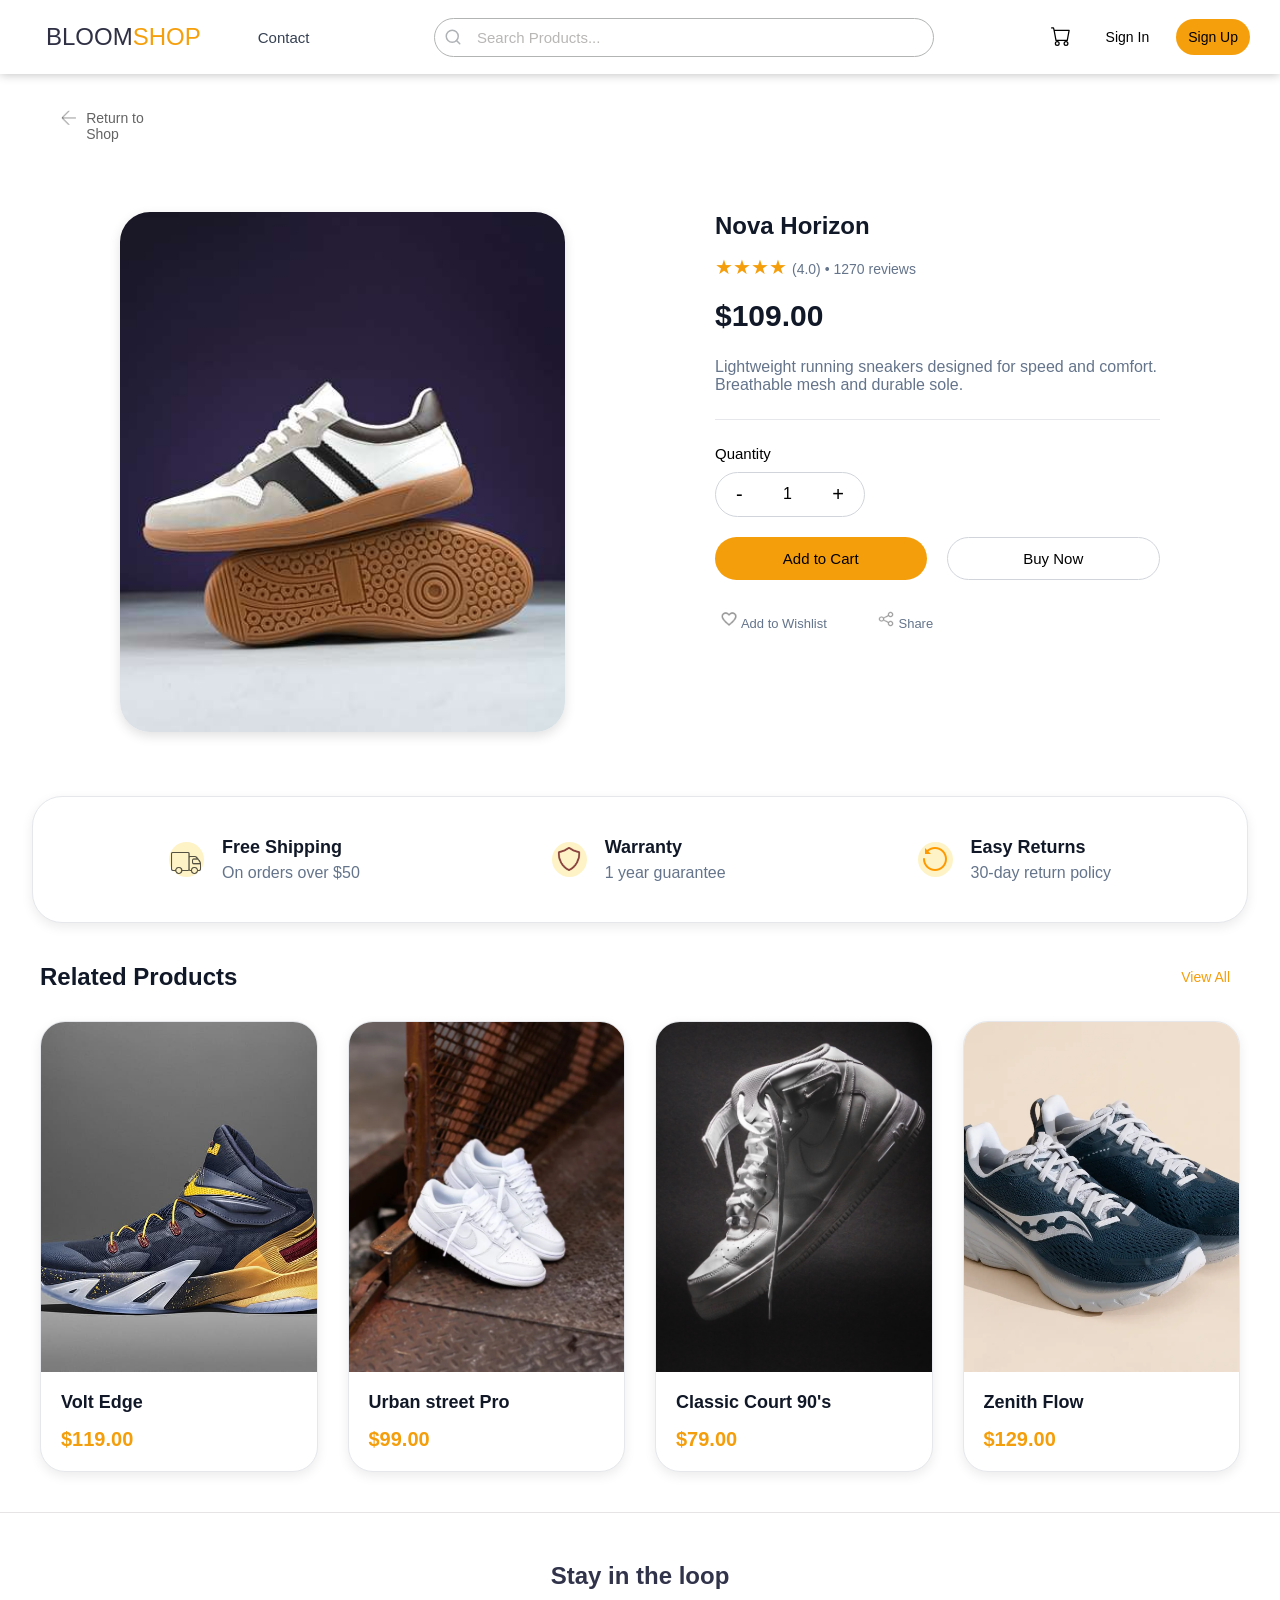
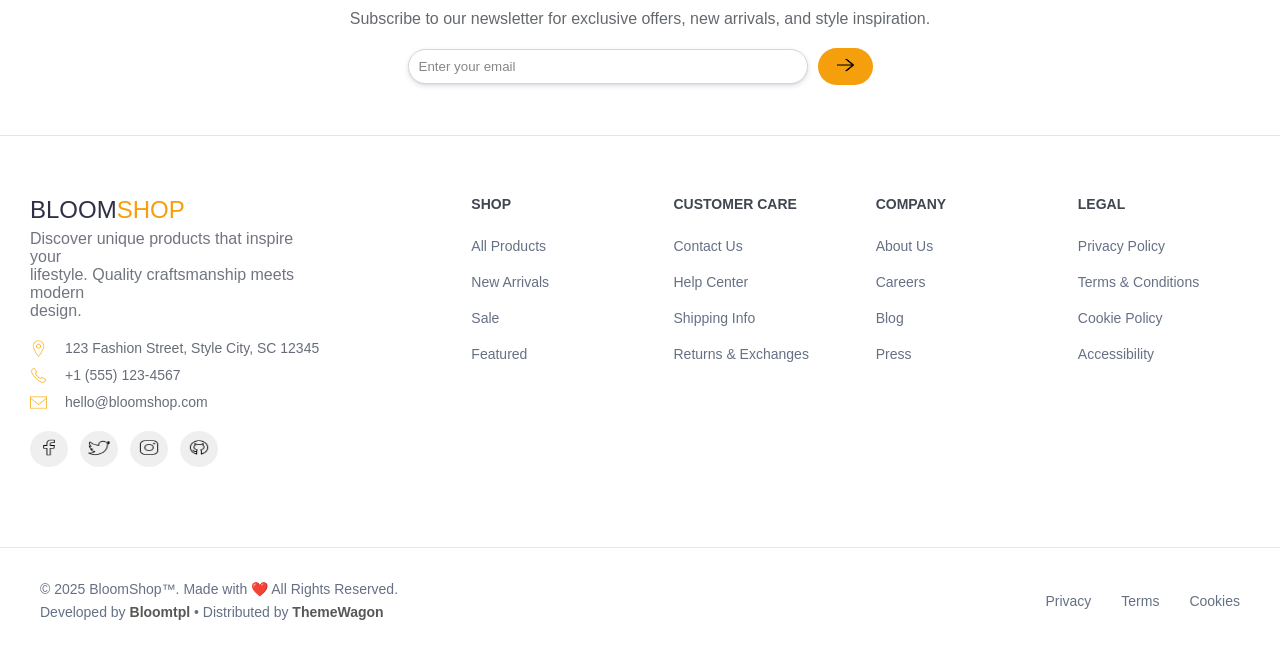
<file: product-7.html>
<!DOCTYPE html>
<html lang="en">

<head>
    <meta charset="UTF-8">
    <meta name="viewport" content="width=device-width, initial-scale=1.0">
    <title>Product-1</title>
    <link rel="stylesheet" href="style.css">
</head>

<body>
    <nav class="navbar">
        <div class="nav1">
            <a href="./index.html" class="logo">
                <p>BLOOM<span>SHOP</span></p>
            </a>
            <a href="./contact.html">Contact</a>
        </div>
        <div class="nav2">
            <svg class="search-icon" xmlns="http://w3.org" width="18" height="18" fill="none" stroke="currentColor"
                stroke-width="2" stroke-linecap="round" stroke-linejoin="round" viewBox="0 0 24 24">
                <circle cx="11" cy="11" r="8"></circle>
                <line x1="21" y1="21" x2="16.65" y2="16.65"></line>
            </svg>
            <input type="text" name="" id="" placeholder="Search Products..." class="search-products">
        </div>
        <div class="nav3">
            <a href="./cart.html"><button class="cart-button"><img src="./cart.svg" alt="Cart"
                        class="cart"></button></a>
            <a href=""><button class="sign-in">Sign In</button></a>
            <a href=""><button class="sign-up">Sign Up</button></a>
        </div>
    </nav>

    <div class="return">
        <a href="./index.html">
            <img src="./icons8-left-arrow-32.png" alt="">
            <p>Return to Shop</p>
        </a>
    </div>

    <section class="product-details">

        <div class="product-image">
            <img src="./shoe-7.jpg" alt="AirFlex Runner">
        </div>

        <div class="product-info">

            <h1>Nova Horizon</h1>

            <div class="rating">
                ★★★★
                <span>(4.0) • 1270 reviews</span>
            </div>

            <h2>$109.00</h2>

            <p class="description">
                Lightweight running sneakers designed for speed and comfort.
                Breathable mesh and durable sole.
            </p>

            <hr>

            <label>Quantity</label>

            <div class="quantity-box">
                <button>-</button>
                <span>1</span>
                <button>+</button>
            </div>

            <div class="buttons">
                <button class="cart-btn">
                    Add to Cart
                </button>

                <button class="buy-btn">
                    Buy Now
                </button>
            </div>

            <div class="extra-actions">
                <a href="#">
                    <img src="./icons8-love-24.png" alt="">
                    Add to Wishlist
                </a>
                <a href="#">
                    <img src="./icons8-share-48.png" alt="">
                    Share
                </a>
            </div>

        </div>

    </section>

    <section class="features">

        <div class="feature-box">

            <div class="feature-icon">
                <img src="./icons8-truck-50.png" alt="">
            </div>

            <div class="feature-text">
                <h4>Free Shipping</h4>
                <p>On orders over $50</p>
            </div>

        </div>

        <div class="feature-box">

            <div class="feature-icon">
                <img src="./icons8-shield-48.png" alt="">
            </div>

            <div class="feature-text">
                <h4>Warranty</h4>
                <p>1 year guarantee</p>
            </div>

        </div>

        <div class="feature-box">

            <div class="feature-icon">
                <img src="./icons8-replay-30.png" alt="">
            </div>

            <div class="feature-text">
                <h4>Easy Returns</h4>
                <p>30-day return policy</p>
            </div>

        </div>

    </section>

    <section class="related-products">

        <div class="section-header">
            <h2>Related Products</h2>
            <a href="./index.html">View All</a>
        </div>

        <div class="product-grid">

            <div class="product-card">
                <img src="./shoe-2.jpg" alt="">
                <div class="product-infor">
                    <h3>Volt Edge</h3>
                    <p>$119.00</p>
                </div>
            </div>

            <div class="product-card">
                <img src="./shoe-3.webp" alt="">
                <div class="product-infor">
                    <h3>Urban street Pro</h3>
                    <p>$99.00</p>
                </div>
            </div>

            <div class="product-card">
                <img src="./shoe-4.avif" alt="">
                <div class="product-infor">
                    <h3>Classic Court 90's</h3>
                    <p>$79.00</p>
                </div>
            </div>

            <div class="product-card">
                <img src="./shoe-5.webp" alt="">
                <div class="product-infor">
                    <h3>Zenith Flow</h3>
                    <p>$129.00</p>
                </div>
            </div>

        </div>

    </section>

    <hr>

    <section class="subscription">
        <h2>Stay in the loop</h2>
        <p>Subscribe to our newsletter for exclusive offers, new arrivals, and style inspiration.</p>
        <div class="email-section">
            <input type="email" name="" id="" placeholder="Enter your email" class="email">
            <a href=""><button class="btn"><img src="./arrow.webp" alt=""></button></a>
        </div>
    </section>

    <hr>

    <footer class="footer-1">
        <div class="left">
            <div class="footer-text">
                <a href="./index.html" class="logo">
                    <p>BLOOM<span>SHOP</span></p>
                </a>
                <p class="discover">Discover unique products that inspire your <br> lifestyle. Quality craftsmanship
                    meets modern <br> design.</p>
            </div>

            <div class="footer-contact">
                <div class="contact">
                    <img src="./icons8-location-pin-50.png" alt="">
                    <p>123 Fashion Street, Style City, SC 12345</p>
                </div>
                <div class="contact">
                    <img src="./icons8-phone-50.png" alt="">
                    <p>+1 (555) 123-4567</p>
                </div>
                <div class="contact">
                    <img src="./icons8-email-50.png" alt="">
                    <p>hello@bloomshop.com</p>
                </div>
            </div>

            <div class="footer-icons">
                <button><img src="./icons8-facebook-f-50.png" alt=""></button>
                <button><img src="./icons8-twitter-bird-50.png" alt=""></button>
                <button><img src="./icons8-instagram-logo-48.png" alt=""></button>
                <button><img src="./icons8-github-48.png" alt=""></button>
            </div>
        </div>
        <div class="right">
            <table>
                <thead>
                    <tr>
                        <th>SHOP</th>
                        <th>CUSTOMER CARE</th>
                        <th>COMPANY</th>
                        <th>LEGAL</th>
                    </tr>
                </thead>
                <tbody>
                    <tr>
                        <td><a href="">All Products</a></td>
                        <td><a href="">Contact Us</a></td>
                        <td><a href="">About Us</a></td>
                        <td><a href="">Privacy Policy</a></td>
                    </tr>
                    <tr>
                        <td><a href="">New Arrivals</a></td>
                        <td><a href="">Help Center</a></td>
                        <td><a href="">Careers</a></td>
                        <td><a href="">Terms & Conditions</a></td>
                    </tr>
                    <tr>
                        <td><a href="">Sale</a></td>
                        <td><a href="">Shipping Info</a></td>
                        <td><a href="">Blog</a></td>
                        <td><a href="">Cookie Policy</a></td>
                    </tr>
                    <tr>
                        <td><a href="">Featured</a></td>
                        <td><a href="">Returns & Exchanges</a></td>
                        <td><a href="">Press</a></td>
                        <td><a href="">Accessibility</a></td>
                    </tr>
                </tbody>
            </table>
        </div>
    </footer>
    <footer class="copyright">
        <div class="copyright-left">
            <p>
                © 2025 BloomShop™. Made with ❤️ All Rights Reserved.
            </p>

            <p>
                Developed by <a href=""><b>Bloomtpl</b></a> •
                Distributed by <a href=""><b>ThemeWagon</b></a>
            </p>
        </div>

        <div class="copyright-right">
            <a href="">Privacy</a>
            <a href="">Terms</a>
            <a href="">Cookies</a>
        </div>
    </footer>
</body>

</html>
</file>
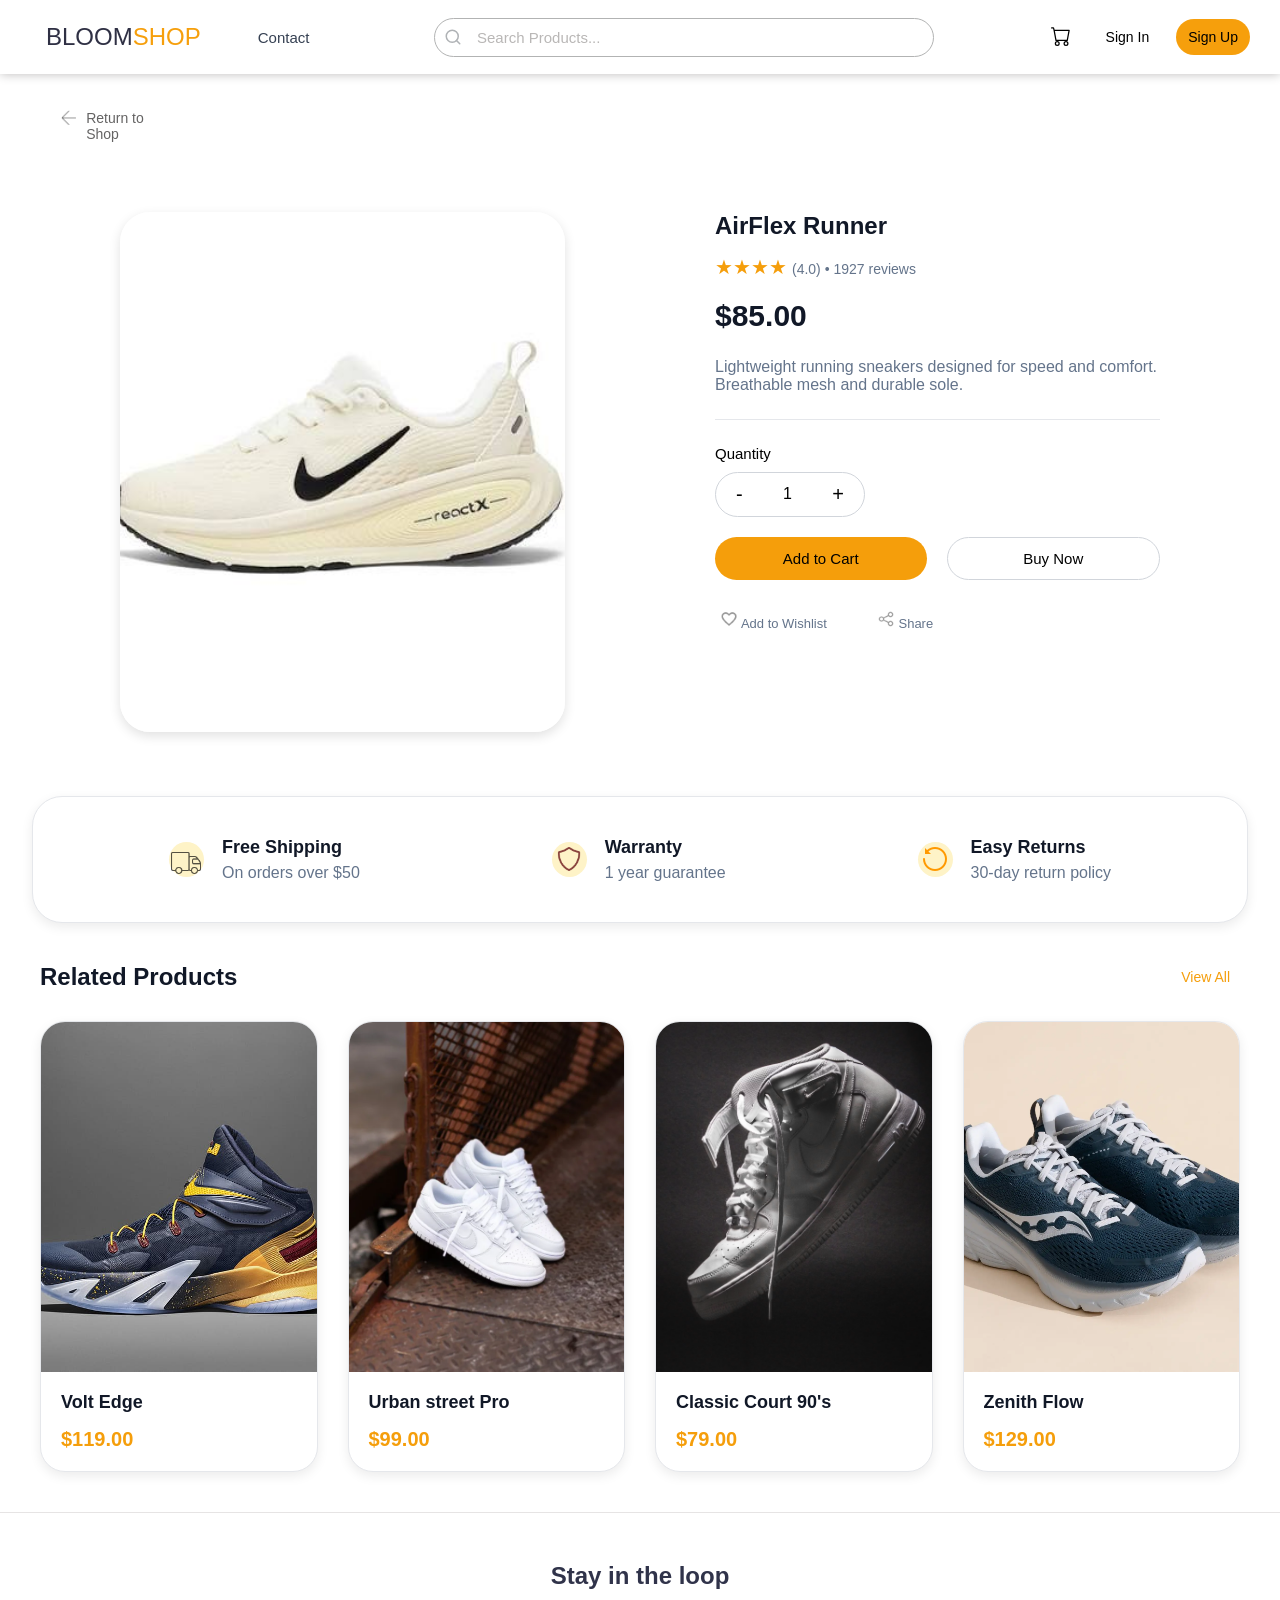
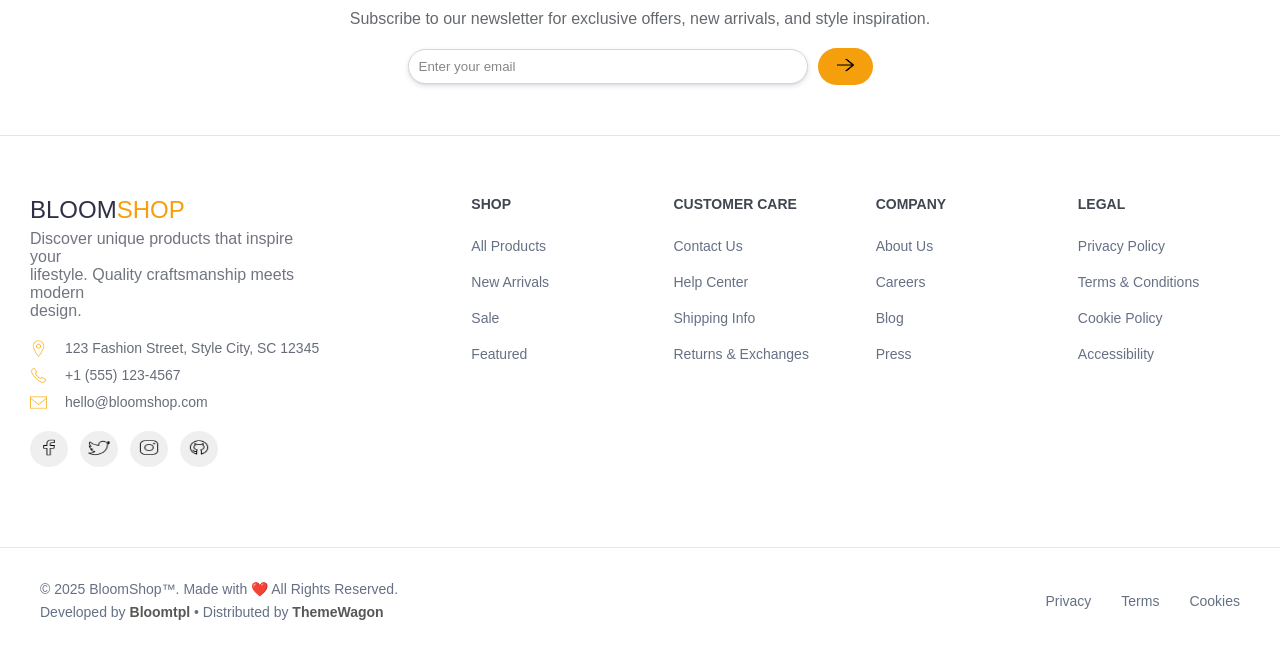
<file: product-8.html>
<!DOCTYPE html>
<html lang="en">

<head>
    <meta charset="UTF-8">
    <meta name="viewport" content="width=device-width, initial-scale=1.0">
    <title>Product-1</title>
    <link rel="stylesheet" href="style.css">
</head>

<body>
    <nav class="navbar">
        <div class="nav1">
            <a href="./index.html" class="logo">
                <p>BLOOM<span>SHOP</span></p>
            </a>
            <a href="./contact.html">Contact</a>
        </div>
        <div class="nav2">
            <svg class="search-icon" xmlns="http://w3.org" width="18" height="18" fill="none" stroke="currentColor"
                stroke-width="2" stroke-linecap="round" stroke-linejoin="round" viewBox="0 0 24 24">
                <circle cx="11" cy="11" r="8"></circle>
                <line x1="21" y1="21" x2="16.65" y2="16.65"></line>
            </svg>
            <input type="text" name="" id="" placeholder="Search Products..." class="search-products">
        </div>
        <div class="nav3">
            <a href="./cart.html"><button class="cart-button"><img src="./cart.svg" alt="Cart"
                        class="cart"></button></a>
            <a href=""><button class="sign-in">Sign In</button></a>
            <a href=""><button class="sign-up">Sign Up</button></a>
        </div>
    </nav>

    <div class="return">
        <a href="./index.html">
            <img src="./icons8-left-arrow-32.png" alt="">
            <p>Return to Shop</p>
        </a>
    </div>

    <section class="product-details">

        <div class="product-image">
            <img src="./shoe-8.jpg" alt="AirFlex Runner">
        </div>

        <div class="product-info">

            <h1>AirFlex Runner</h1>

            <div class="rating">
                ★★★★
                <span>(4.0) • 1927 reviews</span>
            </div>

            <h2>$85.00</h2>

            <p class="description">
                Lightweight running sneakers designed for speed and comfort.
                Breathable mesh and durable sole.
            </p>

            <hr>

            <label>Quantity</label>

            <div class="quantity-box">
                <button>-</button>
                <span>1</span>
                <button>+</button>
            </div>

            <div class="buttons">
                <button class="cart-btn">
                    Add to Cart
                </button>

                <button class="buy-btn">
                    Buy Now
                </button>
            </div>

            <div class="extra-actions">
                <a href="#">
                    <img src="./icons8-love-24.png" alt="">
                    Add to Wishlist
                </a>
                <a href="#">
                    <img src="./icons8-share-48.png" alt="">
                    Share
                </a>
            </div>

        </div>

    </section>

    <section class="features">

        <div class="feature-box">

            <div class="feature-icon">
                <img src="./icons8-truck-50.png" alt="">
            </div>

            <div class="feature-text">
                <h4>Free Shipping</h4>
                <p>On orders over $50</p>
            </div>

        </div>

        <div class="feature-box">

            <div class="feature-icon">
                <img src="./icons8-shield-48.png" alt="">
            </div>

            <div class="feature-text">
                <h4>Warranty</h4>
                <p>1 year guarantee</p>
            </div>

        </div>

        <div class="feature-box">

            <div class="feature-icon">
                <img src="./icons8-replay-30.png" alt="">
            </div>

            <div class="feature-text">
                <h4>Easy Returns</h4>
                <p>30-day return policy</p>
            </div>

        </div>

    </section>

    <section class="related-products">

        <div class="section-header">
            <h2>Related Products</h2>
            <a href="./index.html">View All</a>
        </div>

        <div class="product-grid">

            <div class="product-card">
                <img src="./shoe-2.jpg" alt="">
                <div class="product-infor">
                    <h3>Volt Edge</h3>
                    <p>$119.00</p>
                </div>
            </div>

            <div class="product-card">
                <img src="./shoe-3.webp" alt="">
                <div class="product-infor">
                    <h3>Urban street Pro</h3>
                    <p>$99.00</p>
                </div>
            </div>

            <div class="product-card">
                <img src="./shoe-4.avif" alt="">
                <div class="product-infor">
                    <h3>Classic Court 90's</h3>
                    <p>$79.00</p>
                </div>
            </div>

            <div class="product-card">
                <img src="./shoe-5.webp" alt="">
                <div class="product-infor">
                    <h3>Zenith Flow</h3>
                    <p>$129.00</p>
                </div>
            </div>

        </div>

    </section>

    <hr>

    <section class="subscription">
        <h2>Stay in the loop</h2>
        <p>Subscribe to our newsletter for exclusive offers, new arrivals, and style inspiration.</p>
        <div class="email-section">
            <input type="email" name="" id="" placeholder="Enter your email" class="email">
            <a href=""><button class="btn"><img src="./arrow.webp" alt=""></button></a>
        </div>
    </section>

    <hr>

    <footer class="footer-1">
        <div class="left">
            <div class="footer-text">
                <a href="./index.html" class="logo">
                    <p>BLOOM<span>SHOP</span></p>
                </a>
                <p class="discover">Discover unique products that inspire your <br> lifestyle. Quality craftsmanship
                    meets modern <br> design.</p>
            </div>

            <div class="footer-contact">
                <div class="contact">
                    <img src="./icons8-location-pin-50.png" alt="">
                    <p>123 Fashion Street, Style City, SC 12345</p>
                </div>
                <div class="contact">
                    <img src="./icons8-phone-50.png" alt="">
                    <p>+1 (555) 123-4567</p>
                </div>
                <div class="contact">
                    <img src="./icons8-email-50.png" alt="">
                    <p>hello@bloomshop.com</p>
                </div>
            </div>

            <div class="footer-icons">
                <button><img src="./icons8-facebook-f-50.png" alt=""></button>
                <button><img src="./icons8-twitter-bird-50.png" alt=""></button>
                <button><img src="./icons8-instagram-logo-48.png" alt=""></button>
                <button><img src="./icons8-github-48.png" alt=""></button>
            </div>
        </div>
        <div class="right">
            <table>
                <thead>
                    <tr>
                        <th>SHOP</th>
                        <th>CUSTOMER CARE</th>
                        <th>COMPANY</th>
                        <th>LEGAL</th>
                    </tr>
                </thead>
                <tbody>
                    <tr>
                        <td><a href="">All Products</a></td>
                        <td><a href="">Contact Us</a></td>
                        <td><a href="">About Us</a></td>
                        <td><a href="">Privacy Policy</a></td>
                    </tr>
                    <tr>
                        <td><a href="">New Arrivals</a></td>
                        <td><a href="">Help Center</a></td>
                        <td><a href="">Careers</a></td>
                        <td><a href="">Terms & Conditions</a></td>
                    </tr>
                    <tr>
                        <td><a href="">Sale</a></td>
                        <td><a href="">Shipping Info</a></td>
                        <td><a href="">Blog</a></td>
                        <td><a href="">Cookie Policy</a></td>
                    </tr>
                    <tr>
                        <td><a href="">Featured</a></td>
                        <td><a href="">Returns & Exchanges</a></td>
                        <td><a href="">Press</a></td>
                        <td><a href="">Accessibility</a></td>
                    </tr>
                </tbody>
            </table>
        </div>
    </footer>
    <footer class="copyright">
        <div class="copyright-left">
            <p>
                © 2025 BloomShop™. Made with ❤️ All Rights Reserved.
            </p>

            <p>
                Developed by <a href=""><b>Bloomtpl</b></a> •
                Distributed by <a href=""><b>ThemeWagon</b></a>
            </p>
        </div>

        <div class="copyright-right">
            <a href="">Privacy</a>
            <a href="">Terms</a>
            <a href="">Cookies</a>
        </div>
    </footer>
</body>

</html>
</file>
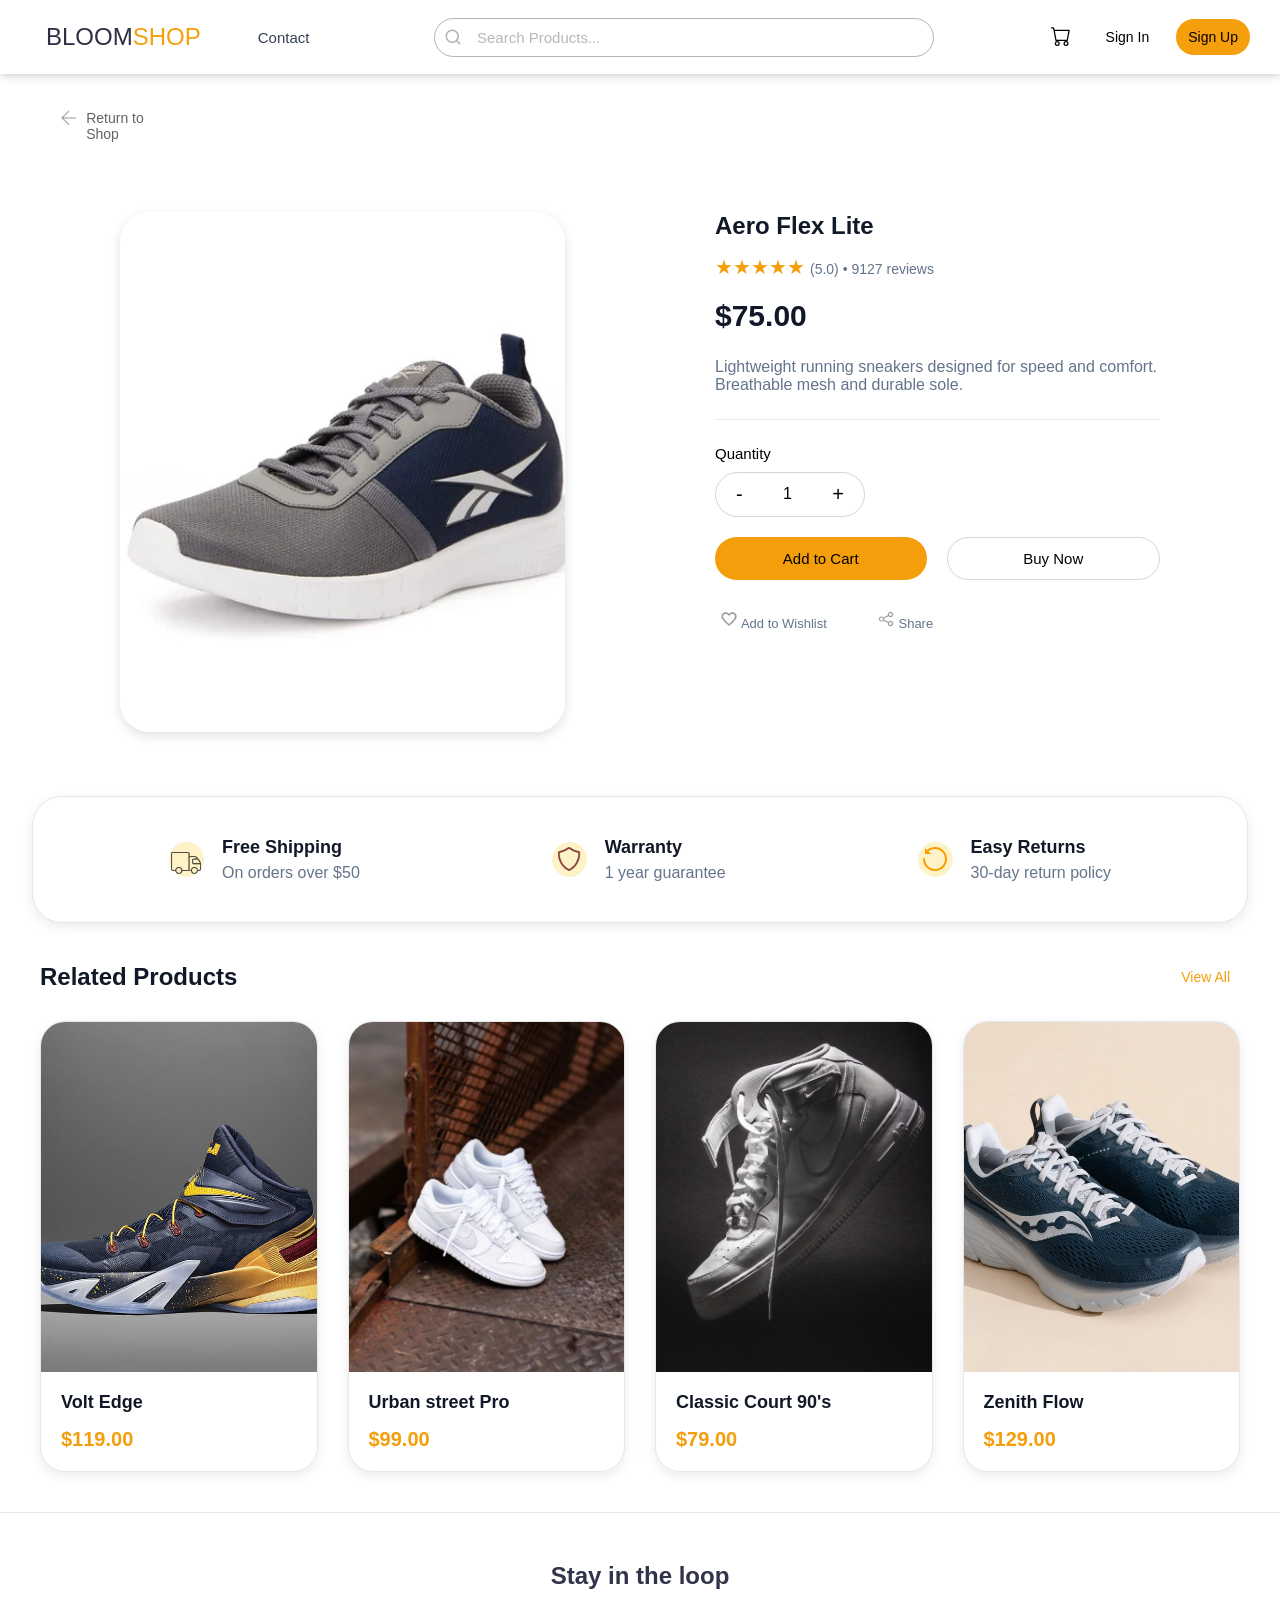
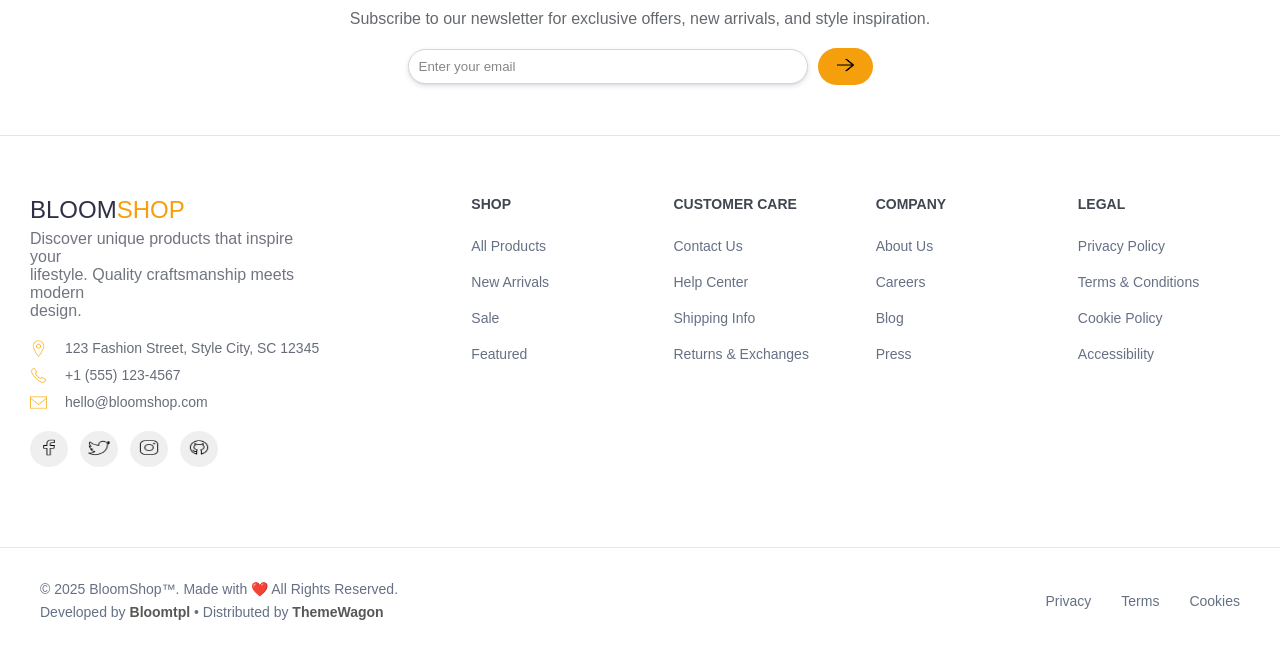
<file: product-9.html>
<!DOCTYPE html>
<html lang="en">

<head>
    <meta charset="UTF-8">
    <meta name="viewport" content="width=device-width, initial-scale=1.0">
    <title>Product-1</title>
    <link rel="stylesheet" href="style.css">
</head>

<body>
    <nav class="navbar">
        <div class="nav1">
            <a href="./index.html" class="logo">
                <p>BLOOM<span>SHOP</span></p>
            </a>
            <a href="./contact.html">Contact</a>
        </div>
        <div class="nav2">
            <svg class="search-icon" xmlns="http://w3.org" width="18" height="18" fill="none" stroke="currentColor"
                stroke-width="2" stroke-linecap="round" stroke-linejoin="round" viewBox="0 0 24 24">
                <circle cx="11" cy="11" r="8"></circle>
                <line x1="21" y1="21" x2="16.65" y2="16.65"></line>
            </svg>
            <input type="text" name="" id="" placeholder="Search Products..." class="search-products">
        </div>
        <div class="nav3">
            <a href="./cart.html"><button class="cart-button"><img src="./cart.svg" alt="Cart"
                        class="cart"></button></a>
            <a href=""><button class="sign-in">Sign In</button></a>
            <a href=""><button class="sign-up">Sign Up</button></a>
        </div>
    </nav>

    <div class="return">
        <a href="./index.html">
            <img src="./icons8-left-arrow-32.png" alt="">
            <p>Return to Shop</p>
        </a>
    </div>

    <section class="product-details">

        <div class="product-image">
            <img src="./shoe-9.webp" alt="AirFlex Runner">
        </div>

        <div class="product-info">

            <h1>Aero Flex Lite</h1>

            <div class="rating">
                ★★★★★
                <span>(5.0) • 9127 reviews</span>
            </div>

            <h2>$75.00</h2>

            <p class="description">
                Lightweight running sneakers designed for speed and comfort.
                Breathable mesh and durable sole.
            </p>

            <hr>

            <label>Quantity</label>

            <div class="quantity-box">
                <button>-</button>
                <span>1</span>
                <button>+</button>
            </div>

            <div class="buttons">
                <button class="cart-btn">
                    Add to Cart
                </button>

                <button class="buy-btn">
                    Buy Now
                </button>
            </div>

            <div class="extra-actions">
                <a href="#">
                    <img src="./icons8-love-24.png" alt="">
                    Add to Wishlist
                </a>
                <a href="#">
                    <img src="./icons8-share-48.png" alt="">
                    Share
                </a>
            </div>

        </div>

    </section>

    <section class="features">

        <div class="feature-box">

            <div class="feature-icon">
                <img src="./icons8-truck-50.png" alt="">
            </div>

            <div class="feature-text">
                <h4>Free Shipping</h4>
                <p>On orders over $50</p>
            </div>

        </div>

        <div class="feature-box">

            <div class="feature-icon">
                <img src="./icons8-shield-48.png" alt="">
            </div>

            <div class="feature-text">
                <h4>Warranty</h4>
                <p>1 year guarantee</p>
            </div>

        </div>

        <div class="feature-box">

            <div class="feature-icon">
                <img src="./icons8-replay-30.png" alt="">
            </div>

            <div class="feature-text">
                <h4>Easy Returns</h4>
                <p>30-day return policy</p>
            </div>

        </div>

    </section>

    <section class="related-products">

        <div class="section-header">
            <h2>Related Products</h2>
            <a href="./index.html">View All</a>
        </div>

        <div class="product-grid">

            <div class="product-card">
                <img src="./shoe-2.jpg" alt="">
                <div class="product-infor">
                    <h3>Volt Edge</h3>
                    <p>$119.00</p>
                </div>
            </div>

            <div class="product-card">
                <img src="./shoe-3.webp" alt="">
                <div class="product-infor">
                    <h3>Urban street Pro</h3>
                    <p>$99.00</p>
                </div>
            </div>

            <div class="product-card">
                <img src="./shoe-4.avif" alt="">
                <div class="product-infor">
                    <h3>Classic Court 90's</h3>
                    <p>$79.00</p>
                </div>
            </div>

            <div class="product-card">
                <img src="./shoe-5.webp" alt="">
                <div class="product-infor">
                    <h3>Zenith Flow</h3>
                    <p>$129.00</p>
                </div>
            </div>

        </div>

    </section>

    <hr>

    <section class="subscription">
        <h2>Stay in the loop</h2>
        <p>Subscribe to our newsletter for exclusive offers, new arrivals, and style inspiration.</p>
        <div class="email-section">
            <input type="email" name="" id="" placeholder="Enter your email" class="email">
            <a href=""><button class="btn"><img src="./arrow.webp" alt=""></button></a>
        </div>
    </section>

    <hr>

    <footer class="footer-1">
        <div class="left">
            <div class="footer-text">
                <a href="./index.html" class="logo">
                    <p>BLOOM<span>SHOP</span></p>
                </a>
                <p class="discover">Discover unique products that inspire your <br> lifestyle. Quality craftsmanship
                    meets modern <br> design.</p>
            </div>

            <div class="footer-contact">
                <div class="contact">
                    <img src="./icons8-location-pin-50.png" alt="">
                    <p>123 Fashion Street, Style City, SC 12345</p>
                </div>
                <div class="contact">
                    <img src="./icons8-phone-50.png" alt="">
                    <p>+1 (555) 123-4567</p>
                </div>
                <div class="contact">
                    <img src="./icons8-email-50.png" alt="">
                    <p>hello@bloomshop.com</p>
                </div>
            </div>

            <div class="footer-icons">
                <button><img src="./icons8-facebook-f-50.png" alt=""></button>
                <button><img src="./icons8-twitter-bird-50.png" alt=""></button>
                <button><img src="./icons8-instagram-logo-48.png" alt=""></button>
                <button><img src="./icons8-github-48.png" alt=""></button>
            </div>
        </div>
        <div class="right">
            <table>
                <thead>
                    <tr>
                        <th>SHOP</th>
                        <th>CUSTOMER CARE</th>
                        <th>COMPANY</th>
                        <th>LEGAL</th>
                    </tr>
                </thead>
                <tbody>
                    <tr>
                        <td><a href="">All Products</a></td>
                        <td><a href="">Contact Us</a></td>
                        <td><a href="">About Us</a></td>
                        <td><a href="">Privacy Policy</a></td>
                    </tr>
                    <tr>
                        <td><a href="">New Arrivals</a></td>
                        <td><a href="">Help Center</a></td>
                        <td><a href="">Careers</a></td>
                        <td><a href="">Terms & Conditions</a></td>
                    </tr>
                    <tr>
                        <td><a href="">Sale</a></td>
                        <td><a href="">Shipping Info</a></td>
                        <td><a href="">Blog</a></td>
                        <td><a href="">Cookie Policy</a></td>
                    </tr>
                    <tr>
                        <td><a href="">Featured</a></td>
                        <td><a href="">Returns & Exchanges</a></td>
                        <td><a href="">Press</a></td>
                        <td><a href="">Accessibility</a></td>
                    </tr>
                </tbody>
            </table>
        </div>
    </footer>
    <footer class="copyright">
        <div class="copyright-left">
            <p>
                © 2025 BloomShop™. Made with ❤️ All Rights Reserved.
            </p>

            <p>
                Developed by <a href=""><b>Bloomtpl</b></a> •
                Distributed by <a href=""><b>ThemeWagon</b></a>
            </p>
        </div>

        <div class="copyright-right">
            <a href="">Privacy</a>
            <a href="">Terms</a>
            <a href="">Cookies</a>
        </div>
    </footer>
</body>

</html>
</file>
<file: style.css>
* {
    box-sizing: border-box;
    padding: 0px;
    margin: 0px;
}

.navbar{
    display:flex;
    justify-content:space-between;
    align-items:center;
    padding:15px 30px;
    box-shadow:0 0 10px rgb(188,186,186);
    gap:20px;
    position: sticky;
    top: 0;
    z-index: 1000;
    background-color: white;
}

.nav1{
    display:flex;
    align-items:center;
    gap:25px;
    flex-shrink:0;
}

.logo {
    background: none;
    border: none;
}

.nav1 p {
    font-family: sans-serif;
    font-size: x-large;
    color: black;
}

.nav1 span {
    color: lab(73 26.94 75.46);
}

.nav1 a {
    text-decoration: none;
    color: lab(27 -0.96 -12.32);
    font-family: sans-serif;
    font-size: 15px;
    font-weight: 500px;
    border-radius: 15px;
    padding: 8px 16px;
}

.nav1 a:hover {
    cursor: pointer;
    background-color: lab(95.79% -0.35 0.95);
    color: lab(15.22% -0.9 -7.81);
}

.nav2{
    flex:1;
    position:relative;
    display:flex;
    justify-content:center;
    align-items:center;
}

.search-icon {
    position:absolute;
    left:calc(50% - 240px);
    color: #afb2b5;
    pointer-events: none;
    z-index: 1;
}

.search-products {
    width:100%;
    max-width:500px;
    padding:10px 16px 10px 42px;
    border-radius:20px;
    border:1px solid #cfcfcf;
    font-size:15px;
    outline:none;
    border: 1px solid lab(72.87% -0.35 -0.13);
    outline: none;
    box-sizing: border-box;
    transition: all 0.2s ease;
}

.search-products:focus {
    background-color: #ffffff;
    border: 3px solid lab(15.22% -0.9 -7.81);
}

input::-webkit-input-placeholder {
    color: #b9b7b6;
}

.nav3{
    display:flex;
    align-items:center;
    gap:15px;
    flex-shrink:0;
}

.cart-button {
    border: none;
    background: none;
    padding: 6px 8px;
    border-radius: 50%;
}

.cart {
    width: 20px;
    height: 20px;
}

.cart-button:hover {
    background-color: lab(95.79% -0.35 0.95);
}

.sign-in {
    padding: 8px 12px;
    border: none;
    border-radius: 20px;
    background: none;
    font-family: sans-serif;
    /* font-weight: bold; */
    font-size: 14px;
}

.sign-in:hover {
    background-color: oklab(0.77 0.06 0.15 / 0.1);
    color: lab(38 33.49 44.16);
}

.sign-up {
    padding: 10px 12px;
    border: none;
    border-radius: 20px;
    background: none;
    font-family: sans-serif;
    /* font-weight: bold; */
    font-size: 14px;
    background-color: lab(73 26.94 75.46);
}

.sign-up:hover {
    background-color: lab(74.54% 22.75 71.97);
}

@media(max-width:1000px){

    .navbar{
        padding:15px 20px;
    }

    .search-products{
        max-width:350px;
    }

    .nav1 a:not(.logo){
        display:none;
    }
}

@media(max-width:768px){

    .navbar{
        flex-wrap:wrap;
        gap:15px;
    }

    .nav1{
        width:100%;
        justify-content:center;
    }

    .nav2{
        width:100%;
        order:3;
    }

    .nav3{
        margin-left:auto;
    }

    .search-products{
        max-width:100%;
    }
}

@media(max-width:480px){

    .sign-in{
        display:none;
    }

    .search-products{
        font-size:14px;
    }

    .navbar{
        padding:15px;
    }
}

.hero {
    width: 100%;
    height: 250px;
    /* border: 1px solid; */
    display: flex;
    flex-direction: column;
    justify-content: center;
    align-items: center;
    gap: 10px;
}

.hero h1 {
    font-family: sans-serif;
    font-size: 48px;
    color: lab(73 26.94 75.46);
}

.hero p {
    font-size: 20px;
    font-family: sans-serif;
    color: lab(27 -0.96 -12.32);
}

.product-cards {
    width: 100%;
    padding: 0 135px;
    display: flex;
    flex-wrap: wrap;
    gap: 25px;
    margin-bottom: 80px;
}

.card {
    width: 400px;
    height: 500px;
    border: 1px solid rgb(240, 238, 238);
    border-radius: 20px;
    box-shadow: rgba(0, 0, 0, 0.1) 0px 4px 6px -1px, rgba(0, 0, 0, 0.06) 0px 2px 4px -1px;
    transition: 0.1s ease-in;
    position: relative;
}

.card img {
    width: 100%;
    height: 75%;
    border-top-left-radius: 20px;
    border-top-right-radius: 20px;
    transition: 0.3s ease-in;

}

.price-card {
    display: flex;
    flex-direction: column;
    gap: 7px;
    margin: 14px;
    position: relative;
}

.name {
    font-family: sans-serif;
    font-size: 17px;
    color: #30334a;
    font-weight: bold;
}

.price-card a {
    text-decoration: none;
}

.name:hover {
    color: lab(73 26.94 75.46);
}

.price {
    font-family: sans-serif;
    font-size: large;
    color: #30334a;
    font-weight: bold;
}

.card button {
    padding: 10px;
    border-radius: 20px;
    font-size: medium;
    border: none;
    background-color: lab(73 26.94 75.46);
}

.card button:hover {
    background-color: lab(74.54% 22.75 71.97);
}

.card:hover {
    transform: translateY(-6px);
}

.card:hover img {
    opacity: 0.5;
    cursor: pointer;
}

.quick-view {
    position: absolute;
    top: 35%;
    left: 40%;
    opacity: 0;
    visibility: hidden;
    transition: all 0.3s ease;
}

.card:hover {
    transform: translateY(-6px);
}

.card:hover .quick-view {
    font-size: 13px;
    opacity: 1;
    visibility: visible;
}

.price-card img {
    position: absolute;
    width: 16px;
    height: 16px;
    left: 115px;
    top: 64px;
}

hr {
    background-color: #e6e4e4;
    border: none;
    height: 0.5px;
}

.subscription {
    display: flex;
    flex-direction: column;
    margin-top: 50px;
    margin-bottom: 50px;
    gap: 20px;
    outline: none;
}

.email-section {
    display: flex;
    justify-content: center;
    align-items: center;
    gap: 10px;
}

.subscription h2 {
    font-family: sans-serif;
    color: #30334a;
    font-weight: bold;
    text-align: center;
}

.subscription p {
    font-family: sans-serif;
    color: lab(44.11% -1.05 -2.91);
    text-align: center;
    font-size: medium;

}

.email {
    height: 35px;
    width: 400px;
    border-radius: 20px;
    border: 1px solid rgb(216, 213, 213);
    padding-left: 10px;
    outline: none;
    box-shadow: rgba(50, 50, 105, 0.15) 0px 2px 5px 0px, rgba(0, 0, 0, 0.05) 0px 1px 1px 0px;
}

.email-section img {
    height: 20px;
    width: 25px;
}

.email-section button {
    border: none;
    border-radius: 20px;
    padding-left: 15px;
    padding-right: 15px;
    padding-top: 7px;
    padding-bottom: 7px;
    background-color: lab(73 26.94 75.46);
}

.email::-webkit-input-placeholder {
    color: #888787;
}

.email:focus {
    border: 1.5px solid lab(73 26.94 75.46);
}

.btn:hover {
    background-color: lab(73.73% 22.55 71.16);
}

.footer-1 {
    width: 100%;
    display: flex;
    gap: 150px;
    margin-top: 60px;
    margin-bottom: 80px;
    /* border: 1px solid; */

}

.left {
    display: flex;
    flex-direction: column;
    /* border: 1px solid; */
    margin-left: 30px;
    gap: 20px;
}

.footer-text {
    display: flex;
    flex-direction: column;
    gap: 6px;
}

.logo {
    text-decoration: none;
}

.logo p {
    font-family: sans-serif;
    font-size: x-large;
    color: rgb(47, 48, 68);
}

.logo span {
    color: lab(73 26.94 75.46);
}

.discover {
    font-family: sans-serif;
    font-size: 16px;
    color: #71757f;
}

.footer-contact {
    display: flex;
    flex-direction: column;
    /* border: 1px solid; */
    gap: 10px;
}

.contact {
    display: flex;
}

.contact img {
    height: 17px;
    width: 17px;
    margin-right: 18px;
}

.contact p {
    font-family: sans-serif;
    font-size: 14px;
    color: #676d78;
}

.footer-icons {
    display: flex;
    gap: 12px;
}

.footer-icons img {
    height: 17px;
    width: 22px;
}

.footer-icons button {
    border: none;
    border-radius: 50%;
    padding: 8px;
}

.footer-icons button:hover {
    background-color: lab(73 26.94 75.46);
}

.right {
    width: 70%;
}

.right table {
    width: 100%;
    border-collapse: collapse;
}

.right th {
    text-align: left;
    padding-bottom: 25px;

    font-family: sans-serif;
    font-size: 14px;
    color: #414651;
}

.right td {
    padding-bottom: 18px;
}

.right a {
    text-decoration: none;
    font-family: sans-serif;
    font-size: 14px;
    color: #667085;
    transition: 0.3s;
}

.right a:hover {
    color: #262522;
}

.right th,
.right td {
    width: 25%;
}

.copyright {
    display: flex;
    justify-content: space-between;
    align-items: center;
    padding: 30px 40px;
    border-top: 1px solid #e5e7eb;
    font-family: sans-serif;

}

.copyright-left p {
    color: #667085;
    font-size: 14px;
    line-height: 1.7;
}

.copyright-left a {
    text-decoration: none;
    color: #585755;
}

.copyright-left a:hover {
    color: lab(73 26.94 75.46);
}

.copyright-right {
    display: flex;
    gap: 30px;
}

.copyright-right a {
    text-decoration: none;
    color: #667085;
    font-size: 14px;
    transition: 0.3s;
}

.copyright-right a:hover {
    color: #2b2b29;
}

.contact-hero {
    width: 100%;
    /* border: 1px solid; */
    background-color: oklab(97.346% -0.00524 0.04583 / 0.1);
    padding: 105px 0px 105px 0px;
    margin-bottom: 100px;
}

.ch1 {
    margin-top: 100px;
    font-family: sans-serif;
    font-size: smaller;
    font-weight: bold;
    display: inline;
    padding: 2px 8px;
    border-radius: 10px;
    background-color: lab(73 26.94 75.46);
    text-align: center;
    margin-left: 47%;
}

.ch1:hover {
    background-color: lab(76.2% 20.71 70.41);
}

.ch2 {
    font-family: sans-serif;
    font-size: 58px;
    font-weight: 700;
    text-align: center;
    margin-top: 20px;
    margin-bottom: 20px;
}

.contact-hero span {
    color: lab(73 26.94 75.46);
}

.ch3 {
    font-family: sans-serif;
    font-size: 17.5px;
    color: #888787;
    text-align: center;
}

.contact-section {
    padding: 20px;
    display: flex;
    gap: 40px;
    align-items: flex-start;
}

.contact-form {
    flex: 2;
    background-color: white;
    padding: 30px;
    border-radius: 25px;
    border: 1px solid #e5e7eb;
    box-shadow: 0 4px 12px rgba(0, 0, 0, 0.08);
}

.contact-info {
    flex: 1;
    background-color: white;
    padding: 20px;
    border-radius: 25px;
    border: 1px solid #e5e7eb;
    box-shadow: 0 4px 12px rgba(0, 0, 0, 0.08);
}

.contact-form h2 {
    /* font-size: 42px; */
    margin-bottom: 15px;
    color: #111827;
    font-family: sans-serif;
}

.subtitle {
    color: #64748b;
    font-size: 16px;
    margin-bottom: 35px;
    font-family: sans-serif;
}

.row {
    display: flex;
    gap: 20px;
}

.field {
    flex: 1;
    margin-bottom: 25px;
}

.field label {
    font-family: sans-serif;
    display: block;
    margin-bottom: 10px;
    font-size: 15px;
    font-weight: 500;
    color: #111827;
}

.field input {
    width: 100%;
    padding: 10px 10px;

    border: 1px solid #d1d5db;
    border-radius: 20px;

    font-size: 16px;

    outline: none;

    box-shadow: 0 3px 10px rgba(0, 0, 0, 0.08);

    transition: 0.3s;
}

.field textarea {
    width: 100%;
    height: 160px;

    padding: 16px 18px;

    border: 1px solid #d1d5db;
    border-radius: 20px;

    font-size: 16px;

    resize: none;

    outline: none;

    box-shadow: 0 3px 10px rgba(0, 0, 0, 0.08);

    transition: 0.3s;
}

.field input:focus,
.field textarea:focus {
    border: 2px solid #f59e0b;
}

.send-btn {
    border: none;
    padding: 12px 30px;

    border-radius: 30px;

    background-color: #f59e0b;
    color: black;

    font-size: 15px;
    /* font-weight: 600; */
    font-family: sans-serif;

    cursor: pointer;

    display: flex;
    align-items: center;
    gap: 10px;

    transition: 0.3s;
}

.send-btn:hover {
    background-color: #e88f05;
}

.contact-info h2 {
    font-family: sans-serif;
    margin-bottom: 35px;
    font-size: 20px;
    color: #252b38ee;
}

.info-item {
    display: flex;
    gap: 20px;
    margin-bottom: 35px;
}

.icon {
    min-width: 45px;
    height: 45px;

    border-radius: 50%;

    background-color: #fef3c7;

    display: flex;
    justify-content: center;
    align-items: center;

    color: #f59e0b;
    font-size: 22px;
}

.details h3 {
    font-family: sans-serif;
    font-size: 16px;
    margin-bottom: 10px;
    color: #111827;
}

.details p {
    font-family: sans-serif;
    color: #64748b;
    margin-bottom: 6px;
    font-size: 14px;
}

.details span {
    color: #64748b;
    font-size: 13px;
    font-family: sans-serif;
}


@media(max-width:900px) {

    .contact-section {
        flex-direction: column;
    }

    .row {
        flex-direction: column;
    }

    .contact-form,
    .contact-info {
        width: 100%;
    }
}

.contact-layout {
    display: flex;
    gap: 40px;
    padding: 50px;
}

.left-content {
    flex: 2;
}

.contact-section {
    display: flex;
    gap: 40px;
    padding: 50px;
}

.contact-form {
    flex: 2;
}

.contact-info {
    flex: 1;
}

.ct-3 {
    display: flex;
    justify-content: flex-end;
    padding: 0 50px 50px;
    margin-bottom: 150px;
}

.why-contact {
    width: 34%;
    display: flex;
    flex-direction: column;
    background: white;
    padding: 30px;

    border-radius: 25px;
    border: 1px solid #e5e7eb;

    box-shadow: 0 4px 12px rgba(0, 0, 0, 0.08);
}

.why-contact h2 {
    font-family: sans-serif;
    font-size: 20px;
    color: #2b2e35;
    margin-bottom: 30px;
}

.feature {
    display: flex;
    gap: 10px;
    align-items: center;
}

.pp1 {
    font-size: 15px;
    font-family: sans-serif;
}

.pp2 {
    font-size: 13px;
    color: #6b7280;
    font-family: sans-serif;
}

.why-contact hr {
    margin: 20px 0;
    border: none;
    height: 1px;
    background-color: #e5e7eb;
}

.icon i {
    font-size: 14px;
}

.icon-1 {
    height: 20px;
    width: 20px;
}

.icon-2 {
    height: 20px;
    width: 20px;
}

.FAQ {
    display: flex;
    flex-direction: column;
    /* border: 1px solid; */
    justify-content: center;
    align-items: center;
    width: 60%;
    margin: auto;
    gap: 20px;
    margin-bottom: 220px;
}

.faq {
    font-family: sans-serif;
    font-size: 12px;
    border: 1px solid lightgray;
    display: inline-block;
    padding: 1px 8px;
    border-radius: 8px;
    font-weight: bold;
}

.FAQ h1 {
    font-family: sans-serif;
    color: #111827;
    text-align: center;
}

.stmt {
    font-family: sans-serif;
    font-size: 16px;
    color: #78797a;
    text-align: center;
    margin-bottom: 30px;
}

.qset {
    width: 100%;
    display: flex;
    flex-direction: column;
    gap: 30px;
}

.set {
    display: flex;
    /* border: 1px solid; */
    gap: 30px;
}

.question {
    width: 50%;
    border: 1px solid rgb(224, 223, 223);
    box-shadow: 0 4px 4px rgba(0, 0, 0, 0.142);
    border-radius: 20px;
    padding: 25px;
}

.p1 {
    font-family: sans-serif;
    font-weight: bold;
    color: #1c202a;
    margin-bottom: 20px;
}

.p2 {
    font-family: sans-serif;
    font-size: 14px;
    color: #78797a;
}

.queries {
    width: 95%;
    display: flex;
    flex-direction: column;
    gap: 30px;
    padding: 50px;
    margin: auto;
    border-radius: 20px;
    border: 1px solid #fdc35fe7;
    background-color: oklab(83.54599999999999% 0.04035 0.1309 / 0.1);
    margin-bottom: 100px;
    box-shadow: 0 4px 4px rgba(0, 0, 0, 0.142);
}

.queries h1 {
    font-family: sans-serif;
    color: #30334a;
    text-align: center;
}

.queries p {
    font-family: sans-serif;
    color: #636363;
    font-size: 17px;
    text-align: center;

}

.bttns {
    display: flex;
    justify-content: center;
    gap: 20px;
}

.btn-1 {
    padding: 10px 35px;
    border-radius: 20px;
    border: none;
    font-weight: 600;
    background-color: #f59e0b;
}

.btn-1:hover {
    background-color: #f6ad2f;
}

.btn-2 {
    padding: 10px 35px;
    border-radius: 20px;
    border: none;
    font-weight: 600;
    border: 1px solid rgb(224, 223, 223);
    background: none;
}

.btn-2:hover {
    background-color: oklab(0.77 0.06 0.15 / 0.1);
    color: rgb(93, 73, 36);
}

.cart-section {
    display: flex;
    flex-direction: column;
    justify-content: center;
    align-items: center;
    gap: 20px;
    margin-top: 100px;
    margin-bottom: 150px;
}

.cart-section img {
    width: 100px;
    height: 100px;
}

.sec {
    display: flex;
    gap: 20px;
}

.sub-sec {
    display: flex;
    gap: 10px;
}

.cart-section h2 {
    font-size: 30px;
    font-family: sans-serif;
}

.cart-add {
    font-family: sans-serif;
    font-size: 18px;
    color: #787777;
}

.cart-section button {
    padding: 12px 35px;
    border-radius: 20px;
    border: none;
    font-weight: 600;
    background-color: #f59e0b;
}

.sub-sec img {
    width: 13px;
    height: 13px;
}

.return {
    display: flex;
    width: 10%;
    padding: 10px;
    border-radius: 20px;
    margin-left: 4%;
    margin-top: 2%;
}

.return a {
    text-decoration: none;
    display: flex;
    gap: 10px;
}

.return:hover {
    background-color: oklab(0.77 0.06 0.15 / 0.1);
}

a p:hover {
    color: #2a2b34;
}

.return img {
    width: 15px;
    height: 15px;
}

.return p {
    font-family: sans-serif;
    font-size: 14px;
    color: #646363;
}

.product-details {
    width: 100%;
    padding: 60px 120px;
    display: flex;
    gap: 150px;
    align-items: flex-start;
    /* border: 1px solid; */
}

.product-image {
    flex: 1;
    /* border: 1px solid; */
    max-width: 500px;
}

.product-image img {
    width: 100%;
    max-width: 500px;
    height: 520px;
    object-fit: cover;
    border-radius: 30px;
    box-shadow: 0 4px 12px rgba(0, 0, 0, 0.12);
}

.product-info {
    flex: 1;
    /* border: 1px solid; */
    max-width: 1200px;
}

.product-info h1 {
    /* font-size: 56px; */
    font-family: sans-serif;
    margin-bottom: 15px;
    color: #111827;
}

.rating {
    color: #f59e0b;
    font-size: 20px;
    margin-bottom: 20px;
}

.rating span {
    color: #64748b;
    font-size: 14px;
    font-family: sans-serif;
}

.product-info h2 {
    font-size: 30px;
    font-family: sans-serif;
    margin-bottom: 25px;
    color: #111827;
}

.description {
    color: #64748b;
    font-size: 16px;
    font-family: sans-serif;
    margin-bottom: 25px;
}

.product-info hr {
    border: none;
    height: 1px;
    background: #e5e7eb;
    margin-bottom: 25px;
}

.product-info label {
    display: block;
    font-family: sans-serif;
    font-size: 15px;
    margin-bottom: 10px;
}

.quantity-box {
    width: 150px;
    height: 45px;
    border: 1px solid #d1d5db;
    border-radius: 35px;
    display: flex;
    justify-content: space-around;
    align-items: center;
    margin-bottom: 20px;
}

.quantity-box button {
    border: none;
    background: none;
    font-size: 20px;
    cursor: pointer;
}

.quantity-box span {
    font-size: 16px;
    font-family: sans-serif;
}

.buttons {
    display: flex;
    gap: 20px;
    margin-bottom: 25px;
}

.cart-btn {
    flex: 1;
    padding: 2px 25px;
    border: none;
    border-radius: 35px;
    background: #f59e0b;
    font-size: 15px;
    font-family: sans-serif;
    cursor: pointer;
}

.cart-btn:hover{
    background: #feb22e;
}

.buy-btn {
    flex: 1;
    padding: 12px 25px;
    border: 1px solid #d1d5db;
    border-radius: 35px;
    background: white;
    font-size: 15px;
    font-family: sans-serif;
    cursor: pointer;
}

.buy-btn:hover{
    color: lab(38 33.49 44.16);
    background-color: oklab(79.432% 0.03779 0.1233 / 0.296);

}

.extra-actions {
    display: flex;
    gap: 40px;
}

.extra-actions a {
    text-decoration: none;
    color: #64748b;
    font-size: 13px;
    font-family: sans-serif;
    /* border: 1px solid; */
    border-radius: 15px;
    padding: 5px;
}

.extra-actions img {
    width: 18px;
    height: 18px;
}

.extra-actions a:hover {
    background-color: oklab(0.77 0.06 0.15 / 0.1);
}

.features {
    width: 95%;
    display: flex;
    justify-content: space-around;
    align-items: center;
    padding: 40px;
    border: 1px solid #e5e7eb;
    border-radius: 30px;
    background-color: white;
    box-shadow: 0 4px 12px rgba(0, 0, 0, 0.08);
    margin: auto;
}

.feature-box {
    display: flex;
    align-items: center;
    gap: 18px;
}

.feature-icon img {
    height: 30px;
    width: 30px;
}

.feature-icon {
    width: 35px;
    height: 35px;
    border-radius: 50%;
    background-color: #fef3c7;
    display: flex;
    justify-content: center;
    align-items: center;
    color: #f59e0b;
    font-size: 24px;
}



.feature-text h4 {
    font-family: sans-serif;
    font-size: 18px;
    color: #111827;
    margin-bottom: 6px;
}

.feature-text p {
    font-family: sans-serif;
    font-size: 16px;
    color: #64748b;
}

.related-products {
    padding: 40px;
}

.section-header {
    display: flex;
    justify-content: space-between;
    align-items: center;
    margin-bottom: 30px;
}

.section-header h2 {
    font-family: sans-serif;
    color: #111827;
}

.section-header a {
    text-decoration: none;
    color: #f59e0b;
    font-family: sans-serif;
    font-size: 14px;
    padding: 6px 10px;
    border-radius: 20px;
}

.section-header a:hover{
    background-color: oklab(0.77 0.06 0.15 / 0.1);
}

.product-grid {
    display: grid;
    grid-template-columns: repeat(4, 1fr);
    gap: 30px;
}

.product-card {
    border: 1px solid #e5e7eb;
    border-radius: 25px;
    overflow: hidden;
    background: white;
    box-shadow: 0 4px 12px rgba(0, 0, 0, 0.08);
}

.product-card img {
    width: 100%;
    height: 350px;
    object-fit: cover;
    display: block;
}

.product-infor {
    padding: 20px;
}

.product-infor h3 {
    font-family: sans-serif;
    font-size: 18px;
    color: #111827;
    margin-bottom: 15px;
}

.product-infor p {
    font-family: sans-serif;
    font-size: 20px;
    font-weight: 700;
    color: #f59e0b;
}

@media(max-width:1200px) {
    .product-grid {
        grid-template-columns: repeat(2, 1fr);
    }
}

@media(max-width:768px) {
    .product-grid {
        grid-template-columns: 1fr;
    }

    .section-header h2 {
        font-size: 32px;
    }
}
</file>
